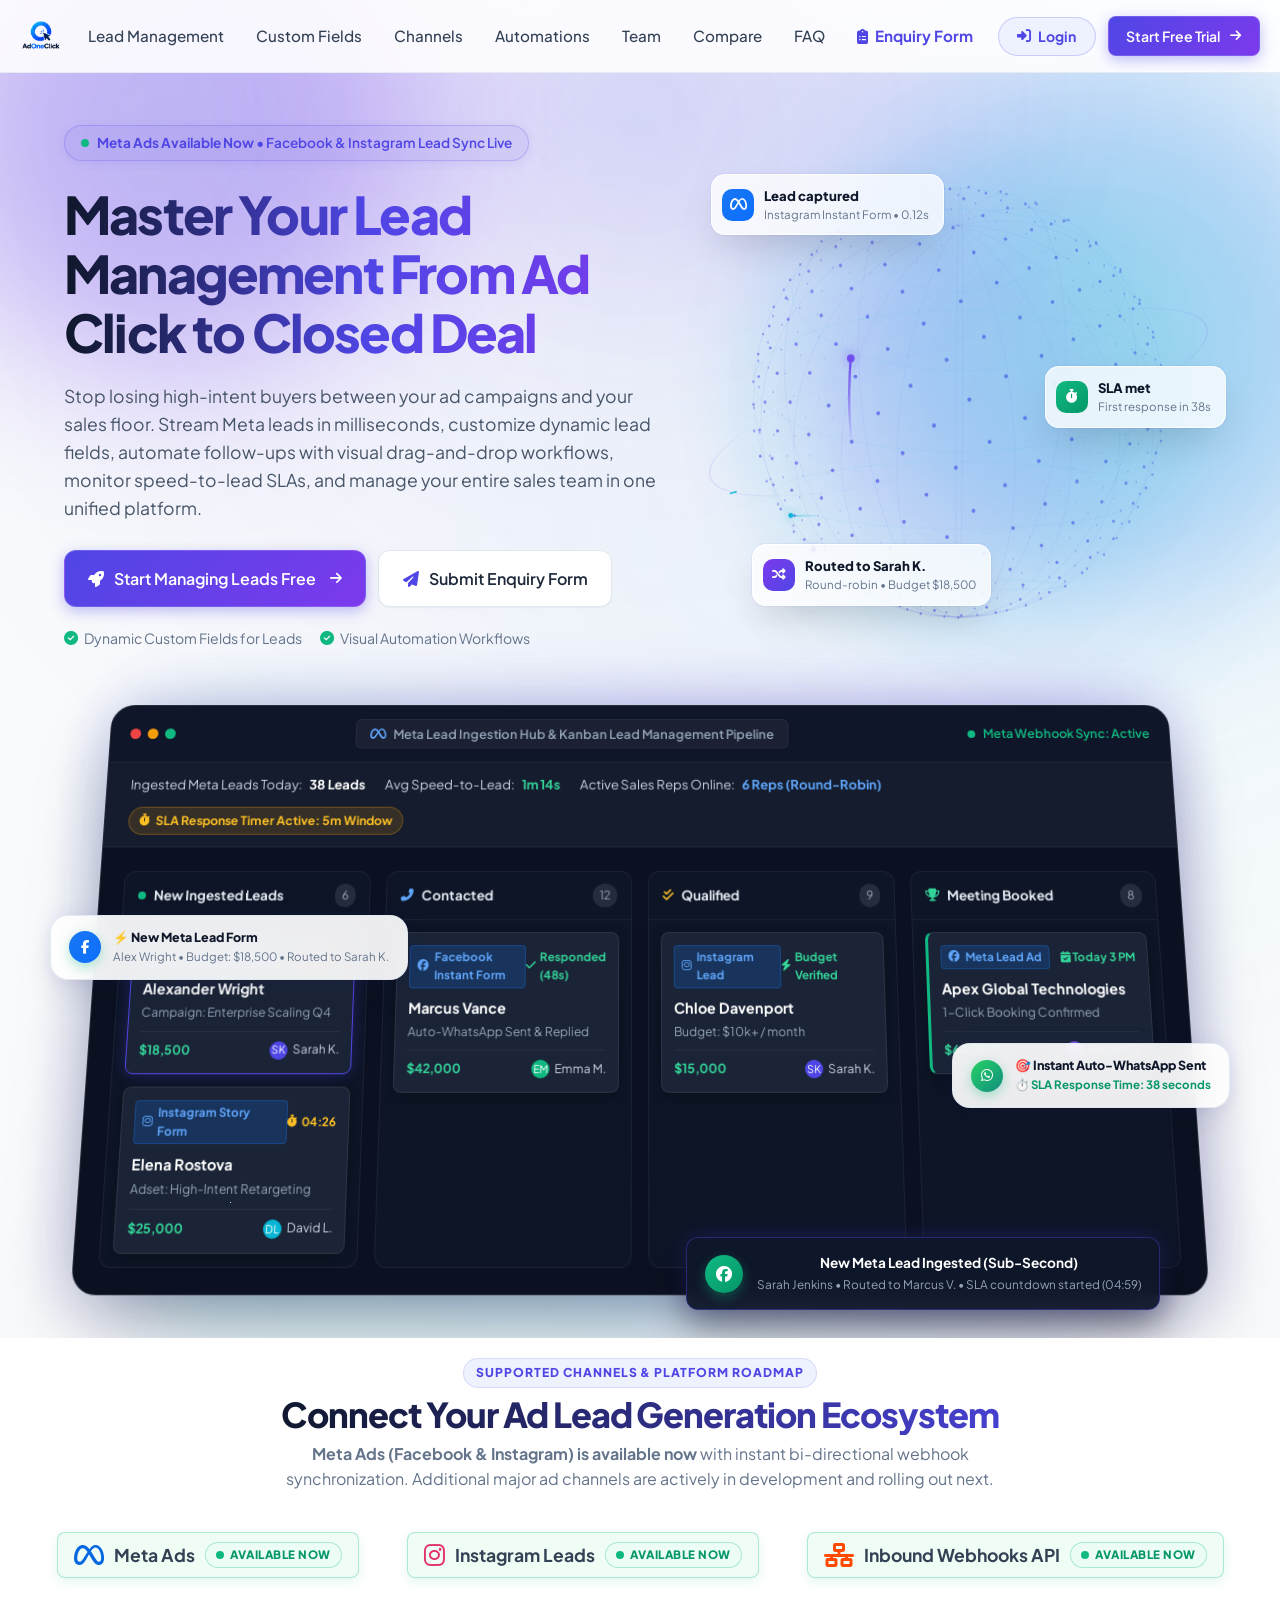
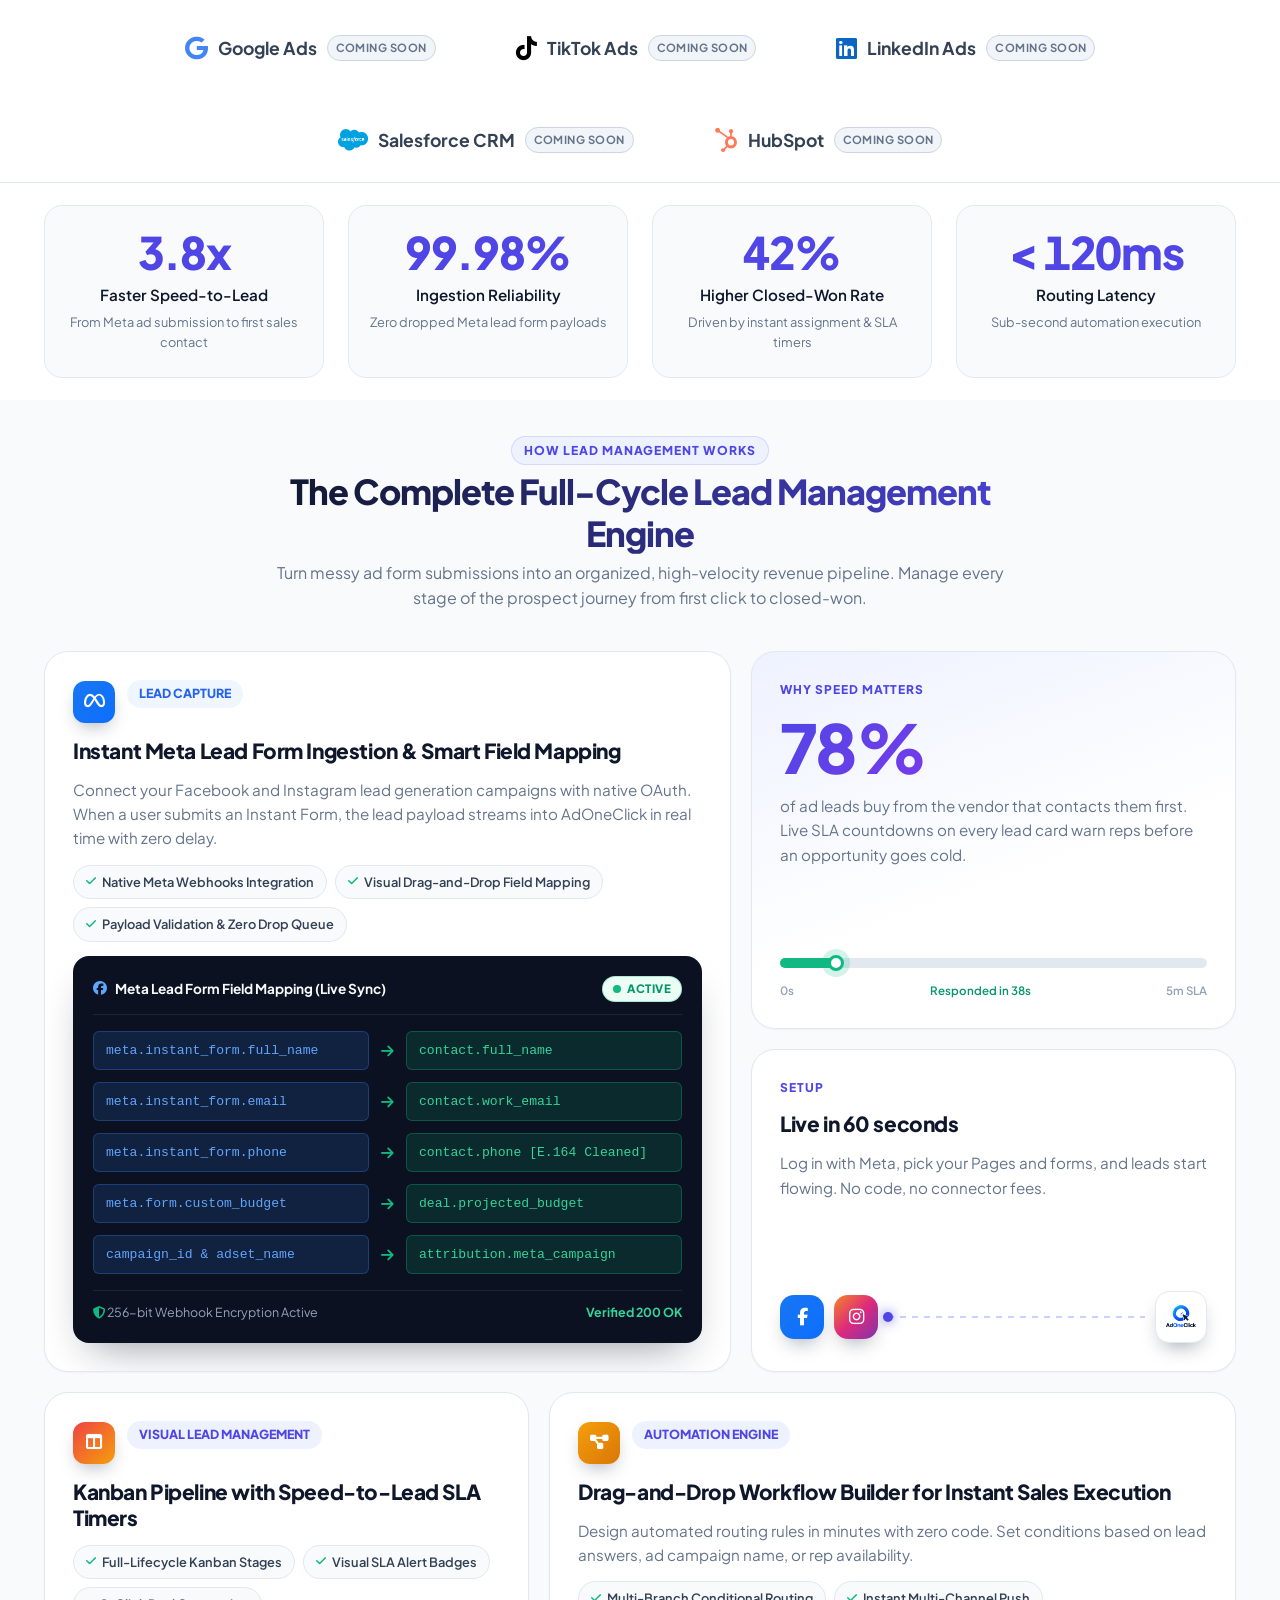
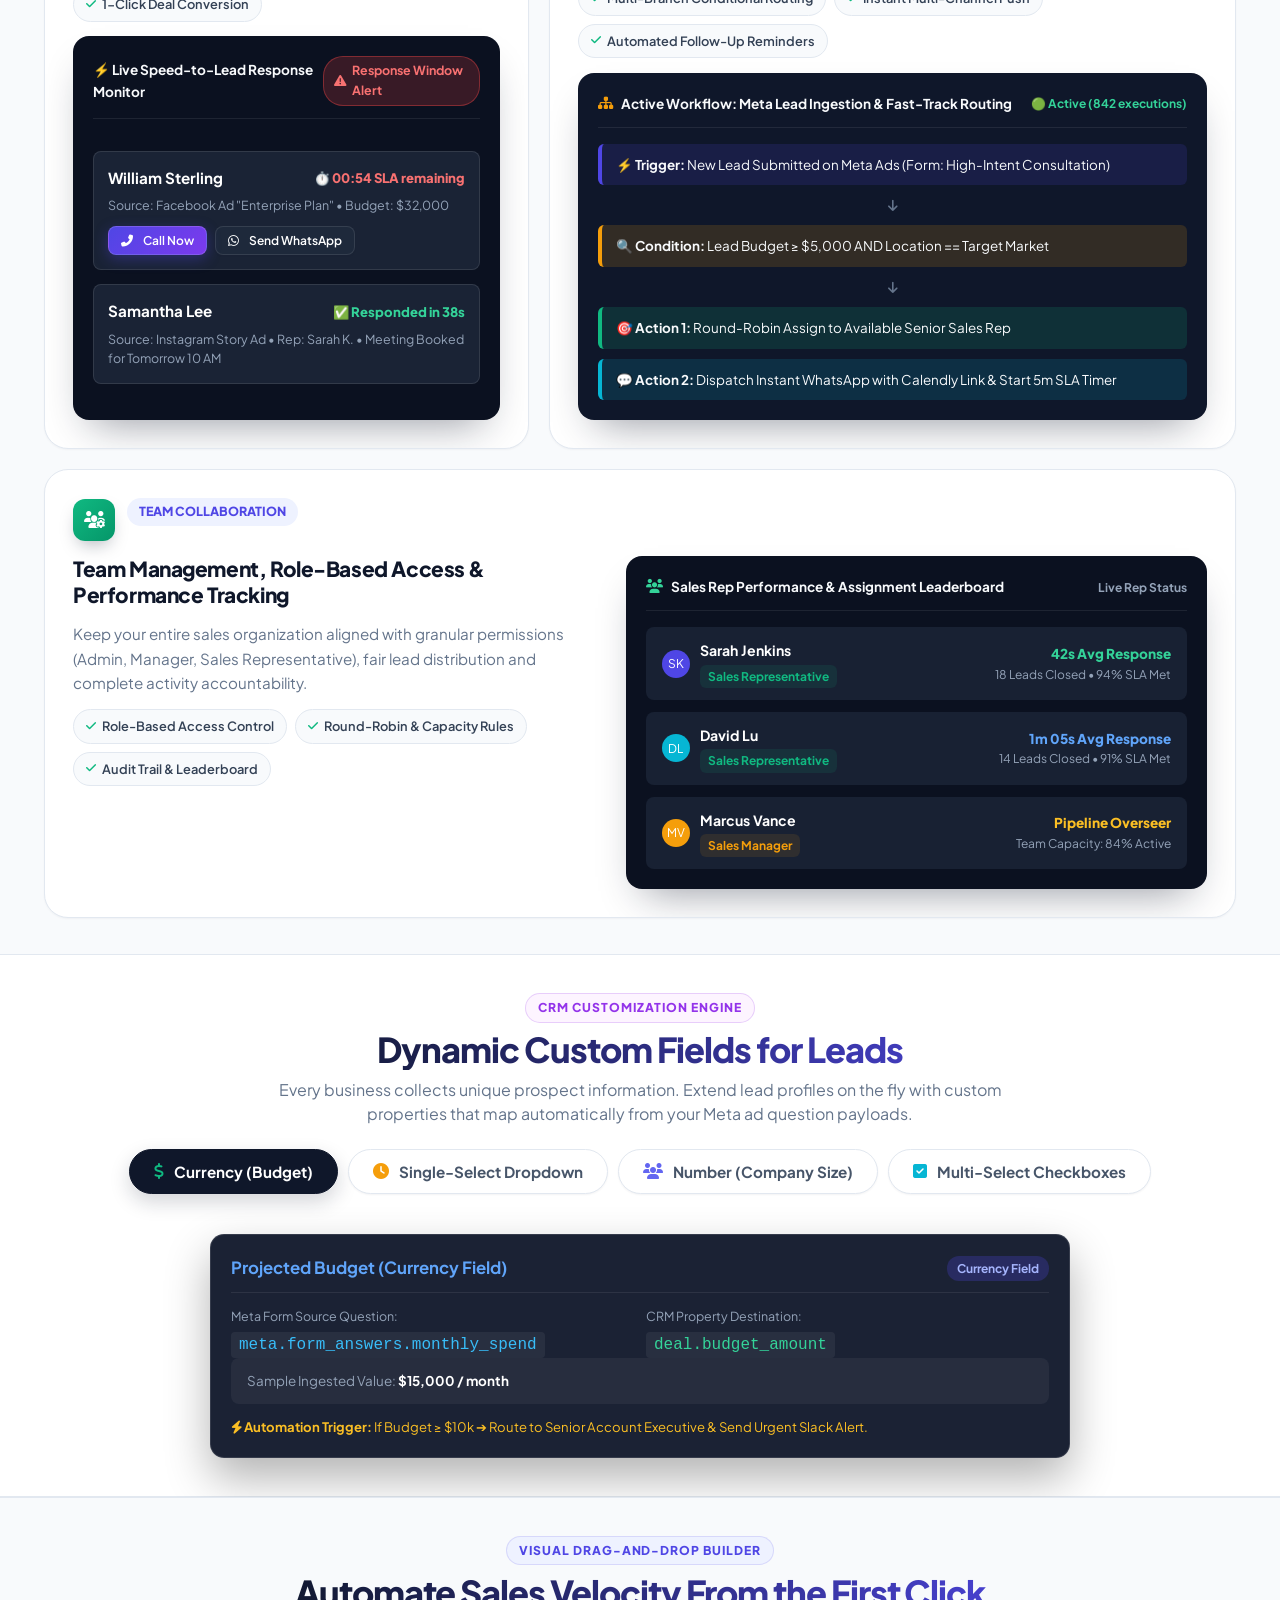
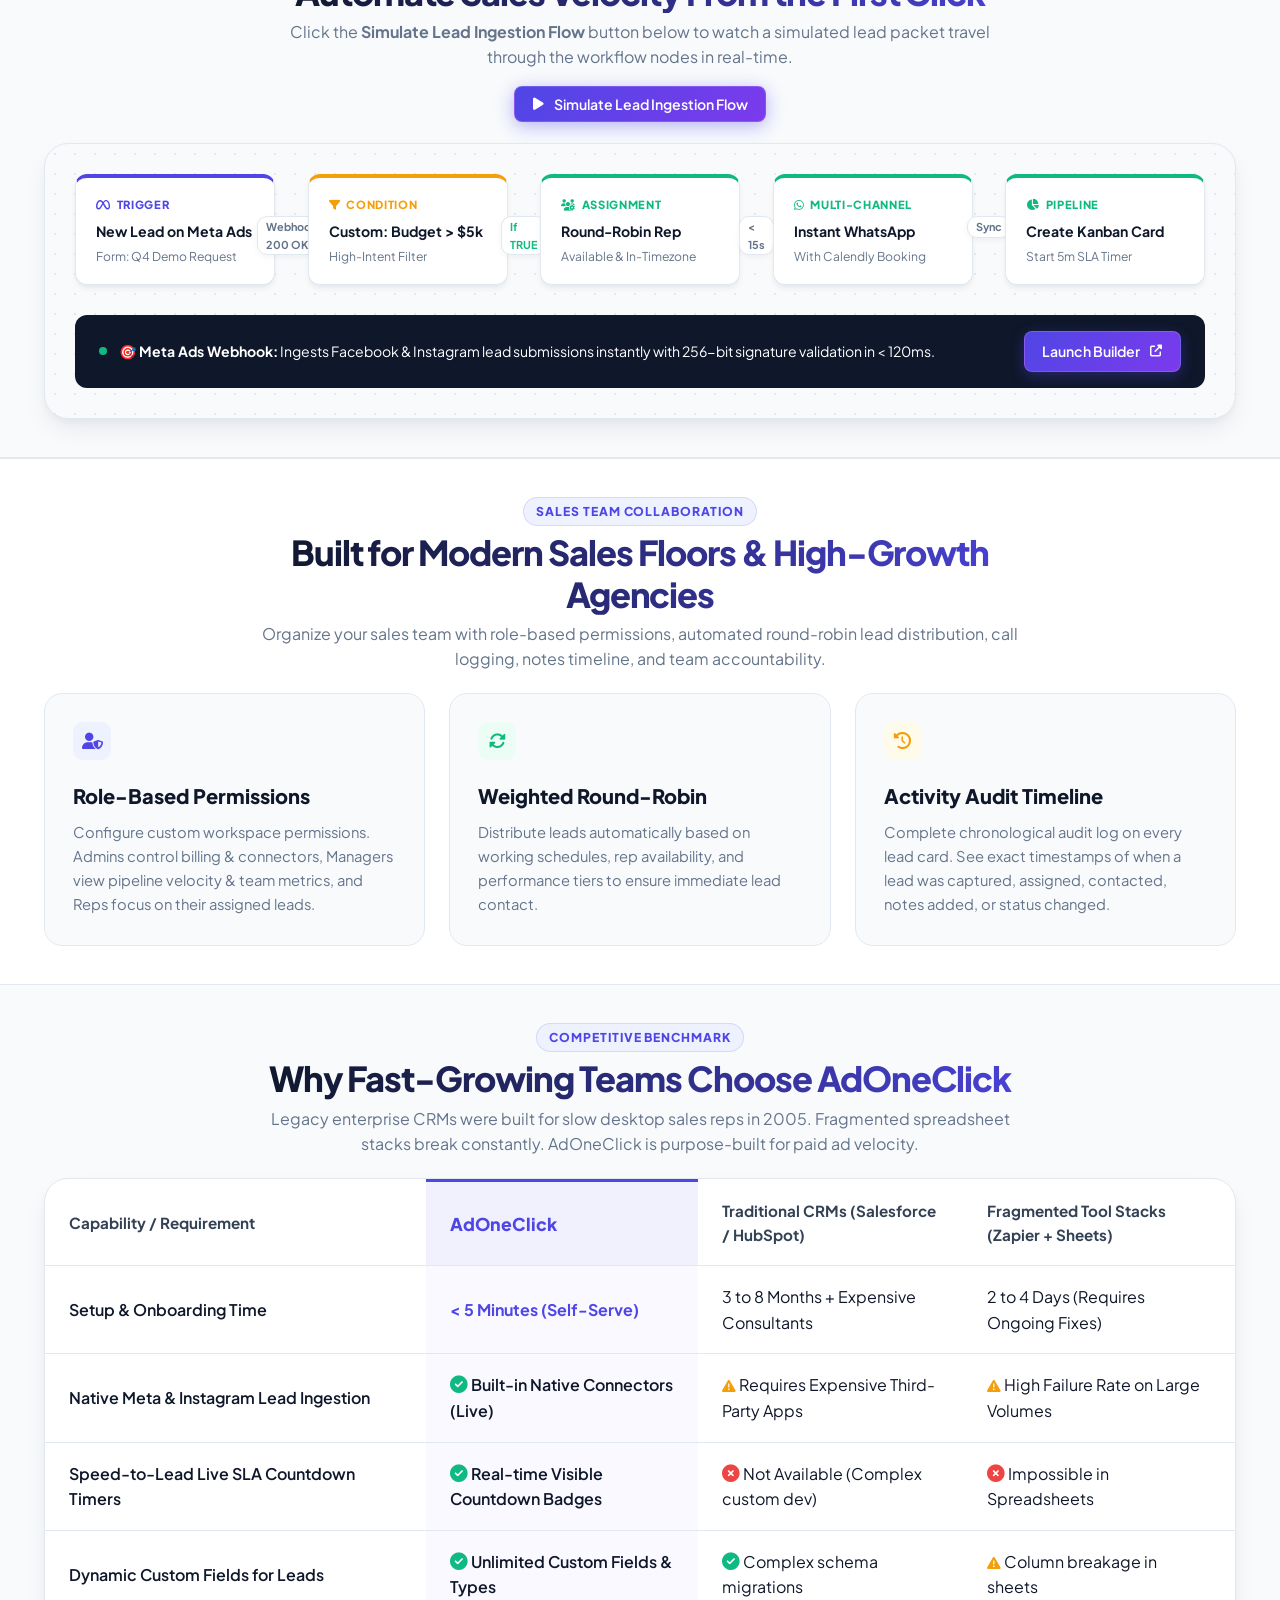
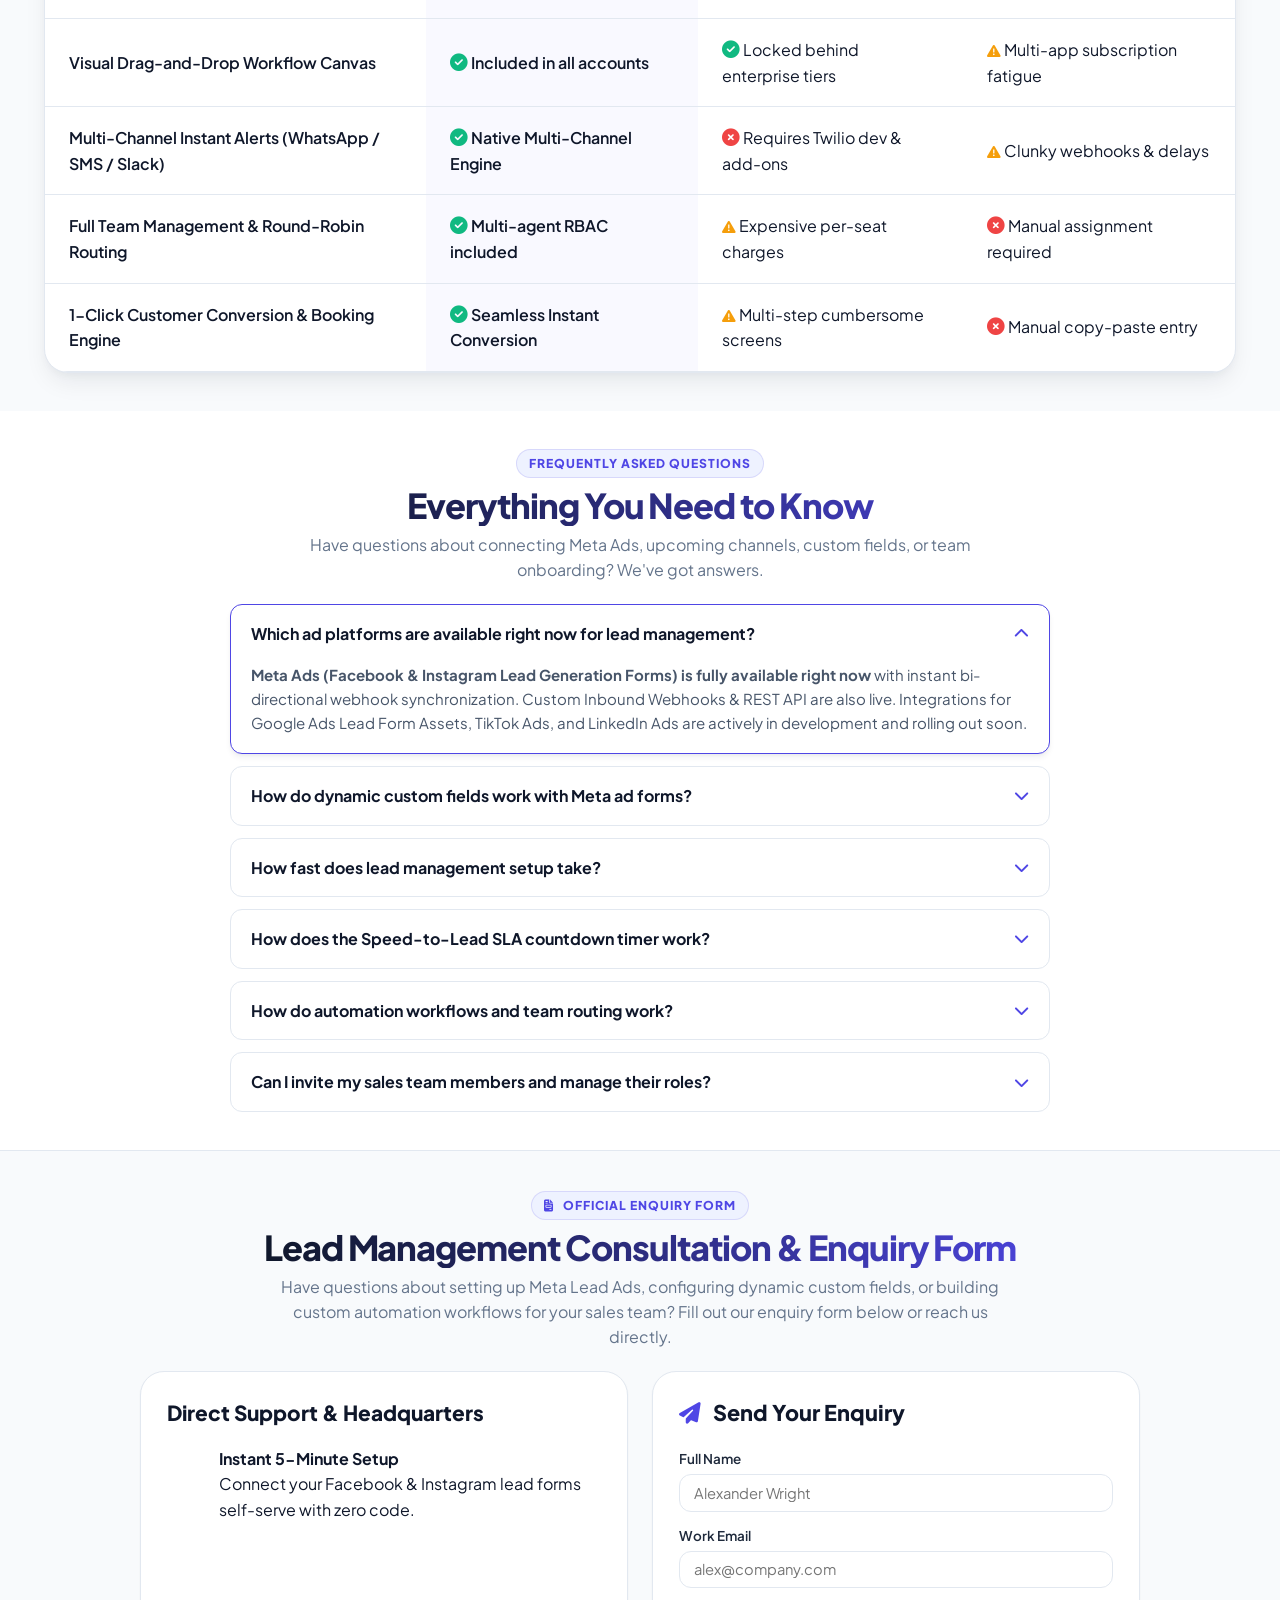
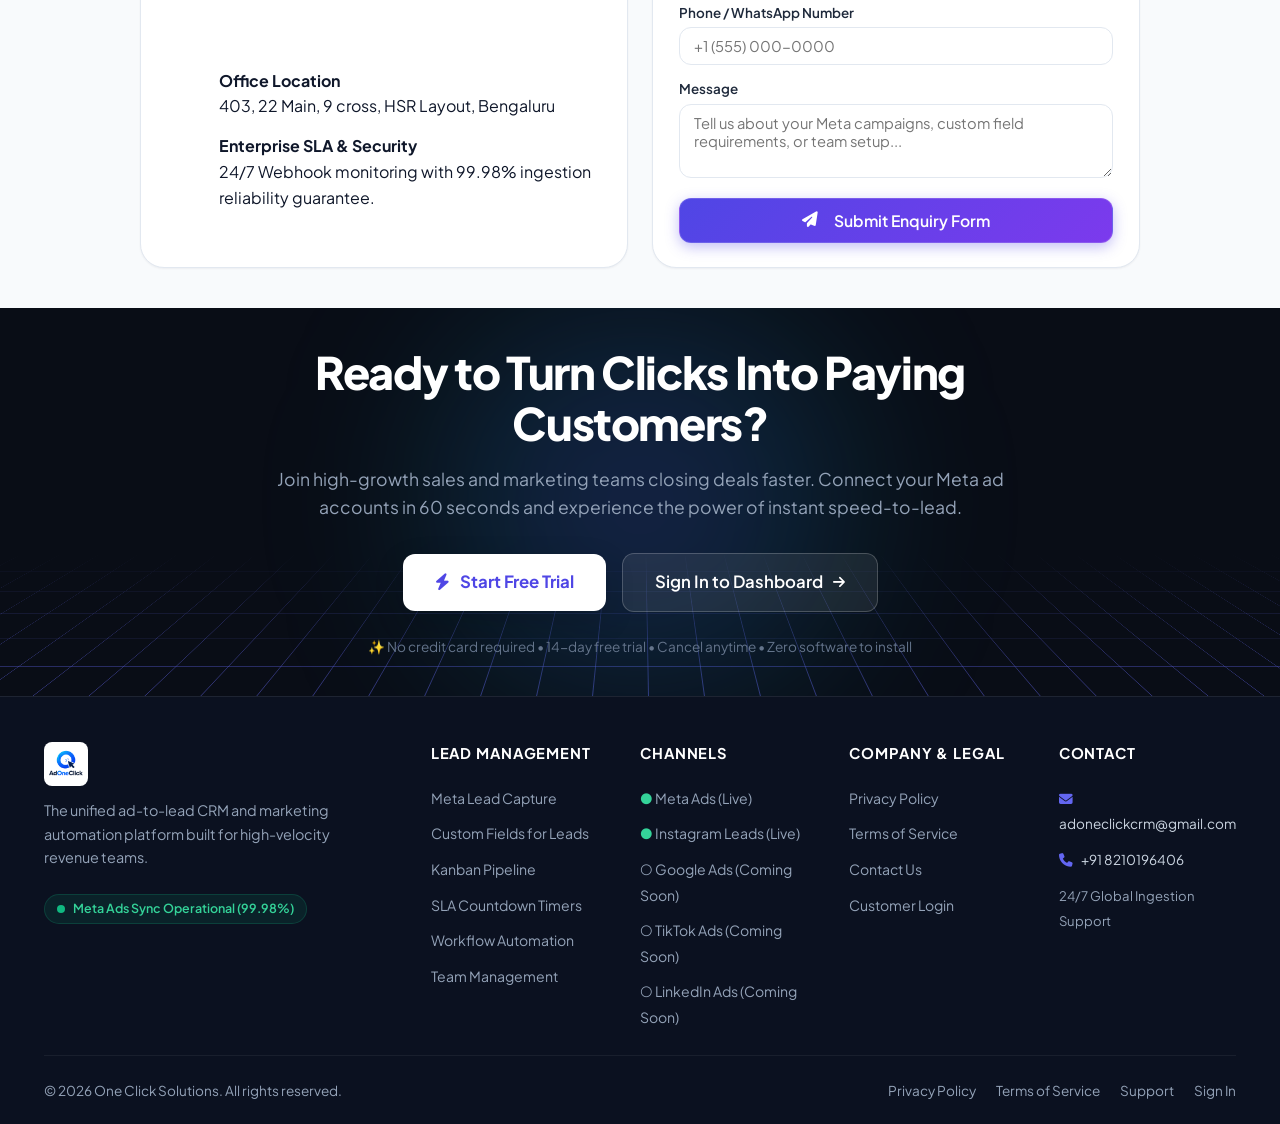
<file: index.html>
<!DOCTYPE html>
<html lang="en">
<head>
    <meta charset="UTF-8">
    <meta name="viewport" content="width=device-width, initial-scale=1.0">

    <!-- SEO Meta Tags -->
    <title>AdOneClick — Lead Management CRM & Meta Ad Automation Platform</title>
    <meta name="description" content="AdOneClick is the unified lead management CRM for Meta Ads (Facebook & Instagram). Ingest ad leads in milliseconds, configure custom fields, automate sales routing, and track speed-to-lead SLAs.">
    <meta name="keywords" content="lead management CRM, Meta ads lead CRM, Facebook lead ad integration, Instagram lead automation, speed to lead SLA, visual workflow automation, ad to lead CRM, custom fields for leads, lead routing round robin">
    <meta name="author" content="One Click Solutions">
    <meta name="robots" content="index, follow">
    <link rel="canonical" href="https://adoneclick.com/">

    <!-- Open Graph (OG) Meta Tags for Social & Search Previews -->
    <meta property="og:type" content="website">
    <meta property="og:url" content="https://adoneclick.com/">
    <meta property="og:title" content="AdOneClick — Lead Management CRM & Meta Ad Automation Platform">
    <meta property="og:description" content="Turn Meta ad clicks into closed deals in seconds. Capture Facebook & Instagram leads with custom fields, visual workflow automations, and speed-to-lead SLA timers.">
    <meta property="og:image" content="https://adoneclick.com/images/logo.png">
    <meta property="og:site_name" content="AdOneClick">

    <!-- Twitter Card Meta Tags -->
    <meta name="twitter:card" content="summary_large_image">
    <meta name="twitter:url" content="https://adoneclick.com/">
    <meta name="twitter:title" content="AdOneClick — Lead Management CRM & Meta Ad Automation Platform">
    <meta name="twitter:description" content="Turn Meta ad clicks into closed deals in seconds with real-time lead management CRM, custom fields, and visual workflows.">
    <meta name="twitter:image" content="https://adoneclick.com/images/logo.png">

    <!-- JSON-LD Structured Data Schema for Search Engines (SoftwareApplication & FAQ) -->
    <script type="application/ld+json">
    {
      "@context": "https://schema.org",
      "@graph": [
        {
          "@type": "SoftwareApplication",
          "name": "AdOneClick",
          "applicationCategory": "BusinessApplication",
          "operatingSystem": "All Web Browsers, Cloud SaaS",
          "description": "Unified Ad-to-Lead CRM and marketing automation software for Meta Ads, Facebook Lead Forms, and Instagram Lead Generation campaigns.",
          "offers": {
            "@type": "Offer",
            "price": "0",
            "priceCurrency": "USD",
            "description": "Free 14-day trial with full Meta lead management and automations"
          },
          "featureList": [
            "Meta Ads Real-Time Webhook Ingestion",
            "Full-Cycle Kanban Lead Management Pipeline",
            "Speed-to-Lead SLA Countdown Badges",
            "Dynamic Custom Fields for Leads",
            "Drag-and-Drop Visual Workflow Automation Canvas",
            "Round-Robin & Weighted Team Routing",
            "Instant Multi-Channel Push (WhatsApp, SMS, Slack)",
            "Role-Based Access Control (Admin, Manager, Rep)"
          ]
        },
        {
          "@type": "Organization",
          "name": "AdOneClick",
          "url": "https://adoneclick.com/",
          "logo": "https://adoneclick.com/images/logo.png",
          "contactPoint": {
            "@type": "ContactPoint",
            "telephone": "+91-8210196406",
            "contactType": "Customer Support",
            "email": "adoneclickcrm@gmail.com"
          }
        },
        {
          "@type": "FAQPage",
          "mainEntity": [
            {
              "@type": "Question",
              "name": "Which ad platforms are available right now for lead management?",
              "acceptedAnswer": {
                "@type": "Answer",
                "text": "Meta Ads (Facebook and Instagram Lead Generation Forms) is fully available right now with instant sub-second webhook synchronization. Inbound Webhooks and REST APIs are also live. Google Ads, TikTok Ads, and LinkedIn Ads are actively in development on our roadmap."
              }
            },
            {
              "@type": "Question",
              "name": "Can we configure dynamic custom fields for incoming leads?",
              "acceptedAnswer": {
                "@type": "Answer",
                "text": "Yes! AdOneClick provides dynamic custom fields supporting currency, numbers, text, single-select dropdowns, multi-select checkboxes, and dates. All custom Meta ad form questions map automatically to your CRM lead properties."
              }
            },
            {
              "@type": "Question",
              "name": "How does Speed-to-Lead SLA tracking work?",
              "acceptedAnswer": {
                "@type": "Answer",
                "text": "When a lead arrives from a Meta ad, an SLA timer begins counting down in real-time. Visual badges shift from green to yellow to flashing red, alerting reps and managers before lead opportunities turn cold."
              }
            }
          ]
        }
      ]
    }
    </script>

    <!-- Official Brand Favicon & Styles -->
    <link rel="icon" type="image/png" href="images/logo.png">
    <link rel="stylesheet" href="css/style.css">
    <link rel="stylesheet" href="css/layout.css">
    <link rel="stylesheet" href="css/motion.css">
    <link rel="preconnect" href="https://fonts.googleapis.com">
    <link rel="preconnect" href="https://fonts.gstatic.com" crossorigin>
    <link href="https://fonts.googleapis.com/css2?family=Plus+Jakarta+Sans:wght@300;400;500;600;700;800&family=Inter:wght@400;500;600;700&display=swap" rel="stylesheet">
    <link rel="stylesheet" href="https://cdnjs.cloudflare.com/ajax/libs/font-awesome/6.5.1/css/all.min.css">
</head>
<body>
    <!-- Top Animated Reading Progress Bar -->
    <div class="scroll-progress-bar"></div>

    <!-- Page Preloader -->
    <div class="loader">
        <div class="spinner"></div>
    </div>

    <!-- Sticky Navigation Bar -->
    <header class="navbar">
        <div class="container navbar-container">
            <a href="index.html" class="brand-logo" aria-label="AdOneClick Home">
                <img src="images/logo.png" alt="AdOneClick" class="brand-logo-img">
            </a>

            <nav class="nav-links">
                <a href="#lead-management">Lead Management</a>
                <a href="#custom-fields">Custom Fields</a>
                <a href="#integrations">Channels</a>
                <a href="#automations">Automations</a>
                <a href="#team-management">Team</a>
                <a href="#comparison">Compare</a>
                <a href="#faq">FAQ</a>
                <a href="#enquiry" style="color: var(--primary); font-weight: 700;"><i class="fas fa-clipboard-list" style="margin-right: 4px;"></i> Enquiry Form</a>
                <a href="https://app.adoneclick.com/" class="btn btn-sm btn-primary mobile-drawer-cta" target="_blank" rel="noopener">
                    <span>Start Free Trial</span>
                    <i class="fas fa-arrow-right" style="font-size: 0.8rem;"></i>
                </a>
            </nav>

            <div class="nav-actions">
                <a href="https://app.adoneclick.com/" class="btn-nav-login" target="_blank" rel="noopener">
                    <i class="fas fa-sign-in-alt"></i>
                    <span>Login</span>
                </a>
                <a href="https://app.adoneclick.com/" class="btn btn-sm btn-primary" target="_blank" rel="noopener">
                    <span>Start Free Trial</span>
                    <i class="fas fa-arrow-right" style="font-size: 0.8rem;"></i>
                </a>
            </div>

            <button class="mobile-menu-btn" aria-label="Toggle navigation">
                <i class="fas fa-bars"></i>
            </button>
        </div>
    </header>

    <!-- Hero Section -->
    <section class="hero" id="home">
        <!-- Floating Animated Ambient Orbs -->
        <div class="hero-orb hero-orb-1"></div>
        <div class="hero-orb hero-orb-2"></div>
        <div class="hero-glow-bg"></div>

        <div class="container hero-content">
            <div class="hero-split">
            <div class="hero-copy">
            <!-- Channel Status Announcement Badge -->
            <div class="glow-pill">
                <span class="pulsing-dot"></span>
                <span><strong>Meta Ads Available Now</strong> • Facebook & Instagram Lead Sync Live</span>
            </div>

            <h1 class="shimmer-headline">Master Your Lead Management From Ad Click to Closed Deal</h1>

            <p class="hero-subheading">
                Stop losing high-intent buyers between your ad campaigns and your sales floor. Stream Meta leads in milliseconds, customize dynamic lead fields, automate follow-ups with visual drag-and-drop workflows, monitor speed-to-lead SLAs, and manage your entire sales team in one unified platform.
            </p>

            <!-- High-Contrast Action CTAs with Direct Enquiry Form Option -->
            <div class="hero-ctas">
                <a href="https://app.adoneclick.com/" class="btn btn-lg btn-primary" target="_blank" rel="noopener">
                    <i class="fas fa-rocket"></i>
                    <span>Start Managing Leads Free</span>
                    <i class="fas fa-arrow-right" style="font-size: 0.85rem; margin-left: 4px;"></i>
                </a>
                <a href="#enquiry" class="btn btn-lg btn-secondary" style="background: #FFFFFF; border: 1.5px solid var(--border-light); color: var(--dark-800); box-shadow: var(--shadow-sm);">
                    <i class="fas fa-paper-plane" style="color: var(--primary);"></i>
                    <span>Submit Enquiry Form</span>
                </a>
            </div>

            <div class="hero-guarantee">
                <span><i class="fas fa-check-circle"></i> Dynamic Custom Fields for Leads</span>
                <span><i class="fas fa-check-circle"></i> Visual Automation Workflows</span>
            </div>

            </div>

            <!-- 3D Lead Network Visual (globe is drawn here by js/motion.js) -->
            <div class="hero-visual" aria-hidden="true">
                <div class="orbit-chip orbit-chip-1">
                    <span class="orbit-chip-icon" style="background: linear-gradient(135deg, #1877F2 0%, #0D6EFD 100%);"><i class="fab fa-meta"></i></span>
                    <span><strong>Lead captured</strong><small>Instagram Instant Form &bull; 0.12s</small></span>
                </div>
                <div class="orbit-chip orbit-chip-2">
                    <span class="orbit-chip-icon" style="background: linear-gradient(135deg, #10B981 0%, #059669 100%);"><i class="fas fa-stopwatch"></i></span>
                    <span><strong>SLA met</strong><small>First response in 38s</small></span>
                </div>
                <div class="orbit-chip orbit-chip-3">
                    <span class="orbit-chip-icon" style="background: linear-gradient(135deg, #7C3AED 0%, #4F46E5 100%);"><i class="fas fa-random"></i></span>
                    <span><strong>Routed to Sarah K.</strong><small>Round-robin &bull; Budget $18,500</small></span>
                </div>
            </div>
            </div>

            <!-- Hero Mockup: High-Fidelity Lead Management Pipeline UI with Floating Cards -->
            <div class="hero-mockup-wrapper">
                <!-- Floating Animated Hero Card 1 (Left) -->
                <div class="hero-floating-card hero-float-left">
                    <div class="toast-icon-wrap" style="width: 32px; height: 32px; font-size: 0.85rem; background: linear-gradient(135deg, #1877F2 0%, #0D6EFD 100%);">
                        <i class="fab fa-facebook-f"></i>
                    </div>
                    <div style="text-align: left;">
                        <div style="font-size: 0.78rem; font-weight: 800; color: var(--dark-900);">⚡ New Meta Lead Form</div>
                        <div style="font-size: 0.72rem; color: var(--text-muted);">Alex Wright • Budget: $18,500 • Routed to Sarah K.</div>
                    </div>
                </div>

                <!-- Floating Animated Hero Card 2 (Right) -->
                <div class="hero-floating-card hero-float-right">
                    <div class="toast-icon-wrap" style="width: 32px; height: 32px; font-size: 0.85rem; background: linear-gradient(135deg, #25D366 0%, #128C7E 100%);">
                        <i class="fab fa-whatsapp"></i>
                    </div>
                    <div style="text-align: left;">
                        <div style="font-size: 0.78rem; font-weight: 800; color: var(--dark-900);">🎯 Instant Auto-WhatsApp Sent</div>
                        <div style="font-size: 0.72rem; color: #059669; font-weight: 700;">⏱️ SLA Response Time: 38 seconds</div>
                    </div>
                </div>

                <div class="mockup-window">
                    <div class="mockup-header">
                        <div class="window-dots">
                            <span class="dot dot-red"></span>
                            <span class="dot dot-yellow"></span>
                            <span class="dot dot-green"></span>
                        </div>
                        <div class="window-title">
                            <i class="fab fa-meta" style="color: #60A5FA;"></i>
                            <span>Meta Lead Ingestion Hub & Kanban Lead Management Pipeline</span>
                        </div>
                        <div class="window-status">
                            <span class="pulsing-dot"></span>
                            <span>Meta Webhook Sync: Active</span>
                        </div>
                    </div>

                    <div class="mockup-toolbar">
                        <div class="toolbar-stats">
                            <div class="stat-pill">
                                <span>Ingested Meta Leads Today:</span>
                                <strong>38 Leads</strong>
                            </div>
                            <div class="stat-pill">
                                <span>Avg Speed-to-Lead:</span>
                                <strong style="color: #34D399;">1m 14s</strong>
                            </div>
                            <div class="stat-pill">
                                <span>Active Sales Reps Online:</span>
                                <strong style="color: #60A5FA;">6 Reps (Round-Robin)</strong>
                            </div>
                        </div>

                        <div class="live-sla-badge">
                            <i class="fas fa-stopwatch"></i>
                            <span>SLA Response Timer Active: 5m Window</span>
                        </div>
                    </div>

                    <div class="mockup-body">
                        <!-- Column 1: New Leads -->
                        <div class="pipeline-col">
                            <div class="col-header">
                                <div class="col-title">
                                    <span class="pulsing-dot"></span>
                                    <span>New Ingested Leads</span>
                                </div>
                                <span class="col-count">6</span>
                            </div>
                            <div class="col-cards">
                                <div class="lead-card card-active">
                                    <div class="card-top">
                                        <span class="platform-badge badge-meta">
                                            <i class="fab fa-facebook"></i> Facebook Lead Ad
                                        </span>
                                        <span class="card-sla sla-urgent">
                                            <i class="fas fa-stopwatch"></i> <span class="sla-live-timer">01:42</span>
                                        </span>
                                    </div>
                                    <div class="card-lead-name">Alexander Wright</div>
                                    <div class="card-lead-meta">Campaign: Enterprise Scaling Q4</div>
                                    <div class="card-amount-rep">
                                        <span class="card-deal-value">$18,500</span>
                                        <div class="card-rep-avatar">
                                            <span class="rep-mini-img">SK</span>
                                            <span>Sarah K.</span>
                                        </div>
                                    </div>
                                </div>

                                <div class="lead-card">
                                    <div class="card-top">
                                        <span class="platform-badge badge-meta">
                                            <i class="fab fa-instagram"></i> Instagram Story Form
                                        </span>
                                        <span class="card-sla sla-warning">
                                            <i class="fas fa-stopwatch"></i> <span class="sla-live-timer">03:19</span>
                                        </span>
                                    </div>
                                    <div class="card-lead-name">Elena Rostova</div>
                                    <div class="card-lead-meta">Adset: High-Intent Retargeting</div>
                                    <div class="card-amount-rep">
                                        <span class="card-deal-value">$25,000</span>
                                        <div class="card-rep-avatar">
                                            <span class="rep-mini-img" style="background: #06B6D4;">DL</span>
                                            <span>David L.</span>
                                        </div>
                                    </div>
                                </div>
                            </div>
                        </div>

                        <!-- Column 2: Contacted -->
                        <div class="pipeline-col">
                            <div class="col-header">
                                <div class="col-title">
                                    <i class="fas fa-phone-alt" style="color: #60A5FA; font-size: 0.8rem;"></i>
                                    <span>Contacted</span>
                                </div>
                                <span class="col-count">12</span>
                            </div>
                            <div class="col-cards">
                                <div class="lead-card">
                                    <div class="card-top">
                                        <span class="platform-badge badge-meta">
                                            <i class="fab fa-facebook"></i> Facebook Instant Form
                                        </span>
                                        <span class="card-sla sla-good">
                                            <i class="fas fa-check"></i> Responded (48s)
                                        </span>
                                    </div>
                                    <div class="card-lead-name">Marcus Vance</div>
                                    <div class="card-lead-meta">Auto-WhatsApp Sent & Replied</div>
                                    <div class="card-amount-rep">
                                        <span class="card-deal-value">$42,000</span>
                                        <div class="card-rep-avatar">
                                            <span class="rep-mini-img" style="background: #10B981;">EM</span>
                                            <span>Emma M.</span>
                                        </div>
                                    </div>
                                </div>
                            </div>
                        </div>

                        <!-- Column 3: Qualified -->
                        <div class="pipeline-col">
                            <div class="col-header">
                                <div class="col-title">
                                    <i class="fas fa-check-double" style="color: #FBBF24; font-size: 0.8rem;"></i>
                                    <span>Qualified</span>
                                </div>
                                <span class="col-count">9</span>
                            </div>
                            <div class="col-cards">
                                <div class="lead-card">
                                    <div class="card-top">
                                        <span class="platform-badge badge-meta">
                                            <i class="fab fa-instagram"></i> Instagram Lead
                                        </span>
                                        <span class="card-sla sla-good">
                                            <i class="fas fa-bolt"></i> Budget Verified
                                        </span>
                                    </div>
                                    <div class="card-lead-name">Chloe Davenport</div>
                                    <div class="card-lead-meta">Budget: $10k+ / month</div>
                                    <div class="card-amount-rep">
                                        <span class="card-deal-value">$15,000</span>
                                        <div class="card-rep-avatar">
                                            <span class="rep-mini-img">SK</span>
                                            <span>Sarah K.</span>
                                        </div>
                                    </div>
                                </div>
                            </div>
                        </div>

                        <!-- Column 4: Meeting Booked / Won -->
                        <div class="pipeline-col">
                            <div class="col-header">
                                <div class="col-title">
                                    <i class="fas fa-trophy" style="color: #34D399; font-size: 0.8rem;"></i>
                                    <span>Meeting Booked</span>
                                </div>
                                <span class="col-count">8</span>
                            </div>
                            <div class="col-cards">
                                <div class="lead-card" style="border-left: 3px solid #10B981;">
                                    <div class="card-top">
                                        <span class="platform-badge badge-meta">
                                            <i class="fab fa-facebook"></i> Meta Lead Ad
                                        </span>
                                        <span style="font-size: 0.72rem; color: #34D399; font-weight: 700;">
                                            <i class="fas fa-calendar-check"></i> Today 3 PM
                                        </span>
                                    </div>
                                    <div class="card-lead-name">Apex Global Technologies</div>
                                    <div class="card-lead-meta">1-Click Booking Confirmed</div>
                                    <div class="card-amount-rep">
                                        <span class="card-deal-value">$64,000</span>
                                        <div class="card-rep-avatar">
                                            <span class="rep-mini-img" style="background: #8B5CF6;">JS</span>
                                            <span>Jordan S.</span>
                                        </div>
                                    </div>
                                </div>
                            </div>
                        </div>
                    </div>
                </div>

                <!-- Floating Simulated Real-Time Toast -->
                <div class="floating-notification-toast">
                    <div class="toast-icon-wrap">
                        <i class="fab fa-facebook"></i>
                    </div>
                    <div class="toast-text">
                        <h5>New Meta Lead Ingested (Sub-Second)</h5>
                        <p>Sarah Jenkins • Routed to Marcus V. • SLA countdown started (04:59)</p>
                    </div>
                </div>
            </div>
        </div>
    </section>

    <!-- Channels & Roadmap Section -->
    <section class="social-proof" id="integrations">
        <div class="container">
            <div class="section-header" style="margin-bottom: 2.5rem;">
                <span class="section-tag">Supported Channels & Platform Roadmap</span>
                <h2 class="section-title">Connect Your Ad Lead Generation Ecosystem</h2>
                <p class="section-subtitle">
                    <strong>Meta Ads (Facebook & Instagram) is available now</strong> with instant bi-directional webhook synchronization. Additional major ad channels are actively in development and rolling out next.
                </p>
            </div>

            <div class="logo-grid">
                <!-- Meta Available Now -->
                <div class="partner-logo-item active-channel">
                    <i class="fab fa-meta" style="color: #0668E1;"></i>
                    <span>Meta Ads</span>
                    <span class="badge-live-now"><span class="pulsing-dot"></span> Available Now</span>
                </div>

                <div class="partner-logo-item active-channel">
                    <i class="fab fa-instagram" style="color: #E1306C;"></i>
                    <span>Instagram Leads</span>
                    <span class="badge-live-now"><span class="pulsing-dot"></span> Available Now</span>
                </div>

                <div class="partner-logo-item active-channel">
                    <i class="fas fa-network-wired" style="color: #FF4A00;"></i>
                    <span>Inbound Webhooks API</span>
                    <span class="badge-live-now"><span class="pulsing-dot"></span> Available Now</span>
                </div>

                <!-- Coming Soon Channels -->
                <div class="partner-logo-item future-channel">
                    <i class="fab fa-google" style="color: #4285F4;"></i>
                    <span>Google Ads</span>
                    <span class="badge-coming-soon">Coming Soon</span>
                </div>

                <div class="partner-logo-item future-channel">
                    <i class="fab fa-tiktok" style="color: #000000;"></i>
                    <span>TikTok Ads</span>
                    <span class="badge-coming-soon">Coming Soon</span>
                </div>

                <div class="partner-logo-item future-channel">
                    <i class="fab fa-linkedin" style="color: #0A66C2;"></i>
                    <span>LinkedIn Ads</span>
                    <span class="badge-coming-soon">Coming Soon</span>
                </div>

                <div class="partner-logo-item future-channel">
                    <i class="fab fa-salesforce" style="color: #00A1E0;"></i>
                    <span>Salesforce CRM</span>
                    <span class="badge-coming-soon">Coming Soon</span>
                </div>

                <div class="partner-logo-item future-channel">
                    <i class="fab fa-hubspot" style="color: #FF7A59;"></i>
                    <span>HubSpot</span>
                    <span class="badge-coming-soon">Coming Soon</span>
                </div>
            </div>
        </div>
    </section>

    <!-- KPI Stats Strip -->
    <section class="stats-strip">
        <div class="container">
            <div class="stats-grid">
                <div class="stat-box">
                    <div class="stat-number">3.8x</div>
                    <div class="stat-label">Faster Speed-to-Lead</div>
                    <div class="stat-sub">From Meta ad submission to first sales contact</div>
                </div>
                <div class="stat-box">
                    <div class="stat-number">99.98%</div>
                    <div class="stat-label">Ingestion Reliability</div>
                    <div class="stat-sub">Zero dropped Meta lead form payloads</div>
                </div>
                <div class="stat-box">
                    <div class="stat-number">42%</div>
                    <div class="stat-label">Higher Closed-Won Rate</div>
                    <div class="stat-sub">Driven by instant assignment & SLA timers</div>
                </div>
                <div class="stat-box">
                    <div class="stat-number">< 120ms</div>
                    <div class="stat-label">Routing Latency</div>
                    <div class="stat-sub">Sub-second automation execution</div>
                </div>
            </div>
        </div>
    </section>

    <!-- Comprehensive Lead Management Section: How Lead Management Works -->
    <section class="feature-showcase" id="lead-management">
        <div class="container">
            <div class="section-header">
                <span class="section-tag">How Lead Management Works</span>
                <h2 class="section-title">The Complete Full-Cycle Lead Management Engine</h2>
                <p class="section-subtitle">
                    Turn messy ad form submissions into an organized, high-velocity revenue pipeline. Manage every stage of the prospect journey from first click to closed-won.
                </p>
            </div>

            <!-- Bento Feature Grid -->
            <div class="bento-grid">
                <!-- Meta Lead Capture (large) -->
                <article class="bento-tile bento-meta">
                    <div class="bento-head">
                        <span class="bento-icon" style="background: linear-gradient(135deg, #1877F2 0%, #0D6EFD 100%);"><i class="fab fa-meta"></i></span>
                        <span class="tab-badge" style="background: #EFF6FF; color: #2563EB;">Lead Capture</span>
                    </div>
                    <h3>Instant Meta Lead Form Ingestion &amp; Smart Field Mapping</h3>
                    <p>Connect your Facebook and Instagram lead generation campaigns with native OAuth. When a user submits an Instant Form, the lead payload streams into AdOneClick in real time with zero delay.</p>
                    <ul class="bento-chips">
                        <li><i class="fas fa-check"></i> Native Meta Webhooks Integration</li>
                        <li><i class="fas fa-check"></i> Visual Drag-and-Drop Field Mapping</li>
                        <li><i class="fas fa-check"></i> Payload Validation &amp; Zero Drop Queue</li>
                    </ul>
                    <div class="bento-preview">
                        <div class="mapping-box">
                            <div class="mapping-header">
                                <div style="display: flex; align-items: center; gap: 8px;">
                                    <i class="fab fa-facebook" style="color: #60A5FA;"></i>
                                    <span>Meta Lead Form Field Mapping (Live Sync)</span>
                                </div>
                                <span class="badge-live-now"><span class="pulsing-dot"></span> Active</span>
                            </div>

                            <div class="mapping-row">
                                <div class="source-tag">meta.instant_form.full_name</div>
                                <div class="map-arrow"><i class="fas fa-arrow-right"></i></div>
                                <div class="crm-tag">contact.full_name</div>
                            </div>
                            <div class="mapping-row">
                                <div class="source-tag">meta.instant_form.email</div>
                                <div class="map-arrow"><i class="fas fa-arrow-right"></i></div>
                                <div class="crm-tag">contact.work_email</div>
                            </div>
                            <div class="mapping-row">
                                <div class="source-tag">meta.instant_form.phone</div>
                                <div class="map-arrow"><i class="fas fa-arrow-right"></i></div>
                                <div class="crm-tag">contact.phone [E.164 Cleaned]</div>
                            </div>
                            <div class="mapping-row">
                                <div class="source-tag">meta.form.custom_budget</div>
                                <div class="map-arrow"><i class="fas fa-arrow-right"></i></div>
                                <div class="crm-tag">deal.projected_budget</div>
                            </div>
                            <div class="mapping-row">
                                <div class="source-tag">campaign_id & adset_name</div>
                                <div class="map-arrow"><i class="fas fa-arrow-right"></i></div>
                                <div class="crm-tag">attribution.meta_campaign</div>
                            </div>

                            <div class="mapping-status">
                                <span><i class="fas fa-shield-alt" style="color: #10B981;"></i> 256-bit Webhook Encryption Active</span>
                                <span style="color: #34D399; font-weight: 700;">Verified 200 OK</span>
                            </div>
                        </div>
                    </div>
                </article>

                <!-- Speed-to-lead stat -->
                <article class="bento-tile bento-stat">
                    <span class="bento-kicker">Why speed matters</span>
                    <div class="bento-big-number">78%</div>
                    <p>of ad leads buy from the vendor that contacts them first. Live SLA countdowns on every lead card warn reps before an opportunity goes cold.</p>
                    <div class="sla-meter" aria-hidden="true">
                        <span class="sla-meter-fill"></span>
                    </div>
                    <div class="sla-meter-labels"><span>0s</span><span>Responded in 38s</span><span>5m SLA</span></div>
                </article>

                <!-- 60-second connect -->
                <article class="bento-tile bento-connect">
                    <span class="bento-kicker">Setup</span>
                    <h3>Live in 60 seconds</h3>
                    <p>Log in with Meta, pick your Pages and forms, and leads start flowing. No code, no connector fees.</p>
                    <div class="connect-flow" aria-hidden="true">
                        <span class="connect-node" style="background: linear-gradient(135deg, #1877F2, #0D6EFD);"><i class="fab fa-facebook-f"></i></span>
                        <span class="connect-node" style="background: linear-gradient(135deg, #F58529, #DD2A7B 50%, #8134AF);"><i class="fab fa-instagram"></i></span>
                        <span class="connect-line"><span class="connect-packet"></span></span>
                        <span class="connect-node connect-node-brand"><img src="images/logo.png" alt=""></span>
                    </div>
                </article>

                <!-- Kanban & SLA monitor -->
                <article class="bento-tile bento-sla">
                    <div class="bento-head">
                        <span class="bento-icon" style="background: linear-gradient(135deg, #EF4444 0%, #F59E0B 100%);"><i class="fas fa-columns"></i></span>
                        <span class="tab-badge">Visual Lead Management</span>
                    </div>
                    <h3>Kanban Pipeline with Speed-to-Lead SLA Timers</h3>
                    <ul class="bento-chips">
                        <li><i class="fas fa-check"></i> Full-Lifecycle Kanban Stages</li>
                        <li><i class="fas fa-check"></i> Visual SLA Alert Badges</li>
                        <li><i class="fas fa-check"></i> 1-Click Deal Conversion</li>
                    </ul>
                    <div class="bento-preview">
                        <div class="mapping-box" style="background: #0B1120;">
                            <div class="mapping-header">
                                <span>⚡ Live Speed-to-Lead Response Monitor</span>
                                <span class="live-sla-badge" style="background: rgba(239, 68, 68, 0.2); color: #F87171; border-color: rgba(239, 68, 68, 0.4);">
                                    <i class="fas fa-exclamation-triangle"></i> Response Window Alert
                                </span>
                            </div>
                            <div style="padding: 16px 0; display: flex; flex-direction: column; gap: 14px;">
                                <div style="background: rgba(30, 41, 59, 0.8); border: 1px solid rgba(255, 255, 255, 0.1); border-radius: 8px; padding: 14px;">
                                    <div style="display: flex; justify-content: space-between; align-items: center; margin-bottom: 6px;">
                                        <strong style="color: white; font-size: 0.95rem;">William Sterling</strong>
                                        <span style="color: #F87171; font-weight: 800; font-size: 0.82rem;">⏱️ 00:54 SLA remaining</span>
                                    </div>
                                    <div style="font-size: 0.78rem; color: #94A3B8; margin-bottom: 10px;">Source: Facebook Ad "Enterprise Plan" • Budget: $32,000</div>
                                    <div style="display: flex; gap: 8px;">
                                        <a href="https://app.adoneclick.com/" target="_blank" class="btn btn-sm btn-primary" style="padding: 4px 12px; font-size: 0.75rem;">
                                            <i class="fas fa-phone-alt"></i> Call Now
                                        </a>
                                        <a href="https://app.adoneclick.com/" target="_blank" class="btn btn-sm btn-secondary" style="padding: 4px 12px; font-size: 0.75rem; background: #1E293B; color: white; border-color: rgba(255, 255, 255, 0.1);">
                                            <i class="fab fa-whatsapp"></i> Send WhatsApp
                                        </a>
                                    </div>
                                </div>

                                <div style="background: rgba(30, 41, 59, 0.8); border: 1px solid rgba(255, 255, 255, 0.1); border-radius: 8px; padding: 14px;">
                                    <div style="display: flex; justify-content: space-between; align-items: center; margin-bottom: 6px;">
                                        <strong style="color: white; font-size: 0.95rem;">Samantha Lee</strong>
                                        <span style="color: #34D399; font-weight: 800; font-size: 0.82rem;">✅ Responded in 38s</span>
                                    </div>
                                    <div style="font-size: 0.78rem; color: #94A3B8;">Source: Instagram Story Ad • Rep: Sarah K. • Meeting Booked for Tomorrow 10 AM</div>
                                </div>
                            </div>
                        </div>
                    </div>
                </article>

                <!-- Workflow automation -->
                <article class="bento-tile bento-flow">
                    <div class="bento-head">
                        <span class="bento-icon" style="background: linear-gradient(135deg, #F59E0B 0%, #D97706 100%);"><i class="fas fa-project-diagram"></i></span>
                        <span class="tab-badge">Automation Engine</span>
                    </div>
                    <h3>Drag-and-Drop Workflow Builder for Instant Sales Execution</h3>
                    <p>Design automated routing rules in minutes with zero code. Set conditions based on lead answers, ad campaign name, or rep availability.</p>
                    <ul class="bento-chips">
                        <li><i class="fas fa-check"></i> Multi-Branch Conditional Routing</li>
                        <li><i class="fas fa-check"></i> Instant Multi-Channel Push</li>
                        <li><i class="fas fa-check"></i> Automated Follow-Up Reminders</li>
                    </ul>
                    <div class="bento-preview">
                        <div class="mapping-box" style="background: #0F172A;">
                            <div class="mapping-header">
                                <div style="display: flex; align-items: center; gap: 8px;">
                                    <i class="fas fa-sitemap" style="color: #F59E0B;"></i>
                                    <span>Active Workflow: Meta Lead Ingestion & Fast-Track Routing</span>
                                </div>
                                <span style="color: #34D399; font-size: 0.75rem; font-weight: 700;">🟢 Active (842 executions)</span>
                            </div>
                            <div style="display: flex; flex-direction: column; gap: 10px; margin-top: 15px;">
                                <div style="background: rgba(79, 70, 229, 0.15); border-left: 4px solid #4F46E5; padding: 10px 14px; border-radius: 6px; font-size: 0.84rem;">
                                    <strong>⚡ Trigger:</strong> New Lead Submitted on Meta Ads (Form: High-Intent Consultation)
                                </div>
                                <div style="text-align: center; color: #64748B; font-size: 0.8rem;"><i class="fas fa-arrow-down"></i></div>
                                <div style="background: rgba(245, 158, 11, 0.15); border-left: 4px solid #F59E0B; padding: 10px 14px; border-radius: 6px; font-size: 0.84rem;">
                                    <strong>🔍 Condition:</strong> Lead Budget &ge; $5,000 AND Location == Target Market
                                </div>
                                <div style="text-align: center; color: #64748B; font-size: 0.8rem;"><i class="fas fa-arrow-down"></i></div>
                                <div style="background: rgba(16, 185, 129, 0.15); border-left: 4px solid #10B981; padding: 10px 14px; border-radius: 6px; font-size: 0.84rem;">
                                    <strong>🎯 Action 1:</strong> Round-Robin Assign to Available Senior Sales Rep
                                </div>
                                <div style="background: rgba(6, 182, 212, 0.15); border-left: 4px solid #06B6D4; padding: 10px 14px; border-radius: 6px; font-size: 0.84rem;">
                                    <strong>💬 Action 2:</strong> Dispatch Instant WhatsApp with Calendly Link & Start 5m SLA Timer
                                </div>
                            </div>
                        </div>
                    </div>
                </article>

                <!-- Team management -->
                <article class="bento-tile bento-team">
                    <div class="bento-head">
                        <span class="bento-icon" style="background: linear-gradient(135deg, #10B981 0%, #059669 100%);"><i class="fas fa-users-cog"></i></span>
                        <span class="tab-badge">Team Collaboration</span>
                    </div>
                    <div class="bento-team-body">
                        <div>
                            <h3>Team Management, Role-Based Access &amp; Performance Tracking</h3>
                            <p>Keep your entire sales organization aligned with granular permissions (Admin, Manager, Sales Representative), fair lead distribution and complete activity accountability.</p>
                            <ul class="bento-chips">
                                <li><i class="fas fa-check"></i> Role-Based Access Control</li>
                                <li><i class="fas fa-check"></i> Round-Robin &amp; Capacity Rules</li>
                                <li><i class="fas fa-check"></i> Audit Trail &amp; Leaderboard</li>
                            </ul>
                        </div>
                        <div class="bento-preview">
                        <div class="mapping-box" style="background: #0B1120;">
                            <div class="mapping-header">
                                <div style="display: flex; align-items: center; gap: 8px;">
                                    <i class="fas fa-users" style="color: #34D399;"></i>
                                    <span>Sales Rep Performance & Assignment Leaderboard</span>
                                </div>
                                <span style="font-size: 0.75rem; color: #94A3B8;">Live Rep Status</span>
                            </div>

                            <div style="display: flex; flex-direction: column; gap: 12px; margin-top: 14px;">
                                <div style="background: rgba(30, 41, 59, 0.7); padding: 12px 16px; border-radius: 8px; display: flex; justify-content: space-between; align-items: center;">
                                    <div style="display: flex; align-items: center; gap: 10px;">
                                        <div class="rep-mini-img" style="width: 28px; height: 28px; font-size: 0.75rem;">SK</div>
                                        <div>
                                            <div style="color: white; font-weight: 700; font-size: 0.88rem;">Sarah Jenkins</div>
                                            <span class="team-role-tag role-rep">Sales Representative</span>
                                        </div>
                                    </div>
                                    <div style="text-align: right;">
                                        <div style="color: #34D399; font-weight: 800; font-size: 0.85rem;">42s Avg Response</div>
                                        <div style="color: #94A3B8; font-size: 0.75rem;">18 Leads Closed • 94% SLA Met</div>
                                    </div>
                                </div>

                                <div style="background: rgba(30, 41, 59, 0.7); padding: 12px 16px; border-radius: 8px; display: flex; justify-content: space-between; align-items: center;">
                                    <div style="display: flex; align-items: center; gap: 10px;">
                                        <div class="rep-mini-img" style="width: 28px; height: 28px; font-size: 0.75rem; background: #06B6D4;">DL</div>
                                        <div>
                                            <div style="color: white; font-weight: 700; font-size: 0.88rem;">David Lu</div>
                                            <span class="team-role-tag role-rep">Sales Representative</span>
                                        </div>
                                    </div>
                                    <div style="text-align: right;">
                                        <div style="color: #60A5FA; font-weight: 800; font-size: 0.85rem;">1m 05s Avg Response</div>
                                        <div style="color: #94A3B8; font-size: 0.75rem;">14 Leads Closed • 91% SLA Met</div>
                                    </div>
                                </div>

                                <div style="background: rgba(30, 41, 59, 0.7); padding: 12px 16px; border-radius: 8px; display: flex; justify-content: space-between; align-items: center;">
                                    <div style="display: flex; align-items: center; gap: 10px;">
                                        <div class="rep-mini-img" style="width: 28px; height: 28px; font-size: 0.75rem; background: #F59E0B;">MV</div>
                                        <div>
                                            <div style="color: white; font-weight: 700; font-size: 0.88rem;">Marcus Vance</div>
                                            <span class="team-role-tag role-manager">Sales Manager</span>
                                        </div>
                                    </div>
                                    <div style="text-align: right;">
                                        <div style="color: #FBBF24; font-weight: 800; font-size: 0.85rem;">Pipeline Overseer</div>
                                        <div style="color: #94A3B8; font-size: 0.75rem;">Team Capacity: 84% Active</div>
                                    </div>
                                </div>
                            </div>
                        </div>
                        </div>
                    </div>
                </article>
            </div>
        </div>
    </section>

    <!-- NEW FEATURE MODULE: Dynamic Custom Fields for Leads -->
    <section class="workflow-section" id="custom-fields" style="background: #FFFFFF;">
        <div class="container">
            <div class="section-header">
                <span class="section-tag" style="background: #FDF4FF; color: #9333EA; border-color: rgba(147, 51, 234, 0.2);">CRM Customization Engine</span>
                <h2 class="section-title">Dynamic Custom Fields for Leads</h2>
                <p class="section-subtitle">
                    Every business collects unique prospect information. Extend lead profiles on the fly with custom properties that map automatically from your Meta ad question payloads.
                </p>
            </div>

            <!-- Custom Field Type Segmented Selector -->
            <div style="display: flex; justify-content: center; gap: 10px; margin-bottom: 2.5rem; flex-wrap: wrap;">
                <button class="tab-btn cf-pill active" data-field="budget">
                    <i class="fas fa-dollar-sign" style="color: #10B981;"></i>
                    <span>Currency (Budget)</span>
                </button>
                <button class="tab-btn cf-pill" data-field="timeline">
                    <i class="fas fa-clock" style="color: #F59E0B;"></i>
                    <span>Single-Select Dropdown</span>
                </button>
                <button class="tab-btn cf-pill" data-field="team_size">
                    <i class="fas fa-users" style="color: #6366F1;"></i>
                    <span>Number (Company Size)</span>
                </button>
                <button class="tab-btn cf-pill" data-field="preferred_channel">
                    <i class="fas fa-check-square" style="color: #06B6D4;"></i>
                    <span>Multi-Select Checkboxes</span>
                </button>
            </div>

            <!-- Interactive Custom Field Mapping Display -->
            <div id="cfFieldDisplay" style="max-width: 860px; margin: 0 auto; width: 100%;">
                <div style="background: rgba(15, 23, 42, 0.95); border: 1px solid rgba(255, 255, 255, 0.12); border-radius: 14px; padding: 20px; color: white; box-shadow: 0 20px 45px rgba(0, 0, 0, 0.3);">
                    <div style="display: flex; justify-content: space-between; align-items: center; margin-bottom: 14px; border-bottom: 1px solid rgba(255, 255, 255, 0.08); padding-bottom: 10px; flex-wrap: wrap; gap: 8px;">
                        <strong style="color: #60A5FA; font-size: 1.05rem;">Projected Budget (Currency Field)</strong>
                        <span style="background: rgba(79, 70, 229, 0.25); color: #A5B4FC; font-size: 0.75rem; padding: 3px 10px; border-radius: 12px; font-weight: 700;">Currency Field</span>
                    </div>
                    <div class="cf-grid-cols">
                        <div>
                            <span style="color: #94A3B8; display: block; font-size: 0.78rem; margin-bottom: 3px;">Meta Form Source Question:</span>
                            <code style="color: #38BDF8; font-family: monospace; background: rgba(255, 255, 255, 0.06); padding: 4px 8px; border-radius: 4px; word-break: break-all;">meta.form_answers.monthly_spend</code>
                        </div>
                        <div>
                            <span style="color: #94A3B8; display: block; font-size: 0.78rem; margin-bottom: 3px;">CRM Property Destination:</span>
                            <code style="color: #34D399; font-family: monospace; background: rgba(255, 255, 255, 0.06); padding: 4px 8px; border-radius: 4px; word-break: break-all;">deal.budget_amount</code>
                        </div>
                    </div>
                    <div style="background: rgba(255, 255, 255, 0.05); padding: 12px 16px; border-radius: 8px; font-size: 0.84rem; margin-bottom: 12px;">
                        <span style="color: #94A3B8;">Sample Ingested Value: </span>
                        <strong style="color: #FFFFFF;">$15,000 / month</strong>
                    </div>
                    <div style="color: #FBBF24; font-size: 0.82rem;">
                        <i class="fas fa-bolt"></i> <strong>Automation Trigger:</strong> If Budget &ge; $10k ➔ Route to Senior Account Executive & Send Urgent Slack Alert.
                    </div>
                </div>
            </div>
        </div>
    </section>

    <!-- Visual Automation Workflow Highlight Section with Interactive Simulator -->
    <section class="workflow-section" id="automations" style="background: #F8FAFC;">
        <div class="container">
            <div class="section-header">
                <span class="section-tag">Visual Drag-and-Drop Builder</span>
                <h2 class="section-title">Automate Sales Velocity From the First Click</h2>
                <p class="section-subtitle">
                    Click the <strong>Simulate Lead Ingestion Flow</strong> button below to watch a simulated lead packet travel through the workflow nodes in real-time.
                </p>
                <div style="margin-top: 1rem;">
                    <button id="btnRunSimulation" class="btn btn-sm btn-primary" style="box-shadow: 0 4px 18px rgba(79, 70, 229, 0.4);">
                        <i class="fas fa-play"></i>
                        <span>Simulate Lead Ingestion Flow</span>
                    </button>
                </div>
            </div>

            <div class="canvas-container">
                <div class="workflow-flow">
                    <!-- Node 1: Trigger -->
                    <div class="wf-node wf-node-trigger card-active" id="node-trigger">
                        <div class="node-type-label">
                            <i class="fab fa-meta"></i> Trigger
                        </div>
                        <div class="node-main-title">New Lead on Meta Ads</div>
                        <div class="node-sub">Form: Q4 Demo Request</div>
                    </div>

                    <div class="wf-connector">
                        <div class="connector-line"></div>
                        <span class="connector-badge">Webhook 200 OK</span>
                    </div>

                    <!-- Node 2: Filter Condition -->
                    <div class="wf-node wf-node-condition" id="node-condition">
                        <div class="node-type-label">
                            <i class="fas fa-filter"></i> Condition
                        </div>
                        <div class="node-main-title">Custom: Budget > $5k</div>
                        <div class="node-sub">High-Intent Filter</div>
                    </div>

                    <div class="wf-connector">
                        <div class="connector-line"></div>
                        <span class="connector-badge" style="color: #10B981;">If TRUE</span>
                    </div>

                    <!-- Node 3: Round Robin -->
                    <div class="wf-node wf-node-action" id="node-roundrobin">
                        <div class="node-type-label">
                            <i class="fas fa-users-cog"></i> Assignment
                        </div>
                        <div class="node-main-title">Round-Robin Rep</div>
                        <div class="node-sub">Available & In-Timezone</div>
                    </div>

                    <div class="wf-connector">
                        <div class="connector-line"></div>
                        <span class="connector-badge">< 15s</span>
                    </div>

                    <!-- Node 4: Action SMS & WhatsApp -->
                    <div class="wf-node wf-node-action" id="node-action-sms">
                        <div class="node-type-label">
                            <i class="fab fa-whatsapp"></i> Multi-Channel
                        </div>
                        <div class="node-main-title">Instant WhatsApp</div>
                        <div class="node-sub">With Calendly Booking</div>
                    </div>

                    <div class="wf-connector">
                        <div class="connector-line"></div>
                        <span class="connector-badge">Sync</span>
                    </div>

                    <!-- Node 5: Action CRM Pipeline -->
                    <div class="wf-node wf-node-action" id="node-action-crm">
                        <div class="node-type-label">
                            <i class="fas fa-chart-pie"></i> Pipeline
                        </div>
                        <div class="node-main-title">Create Kanban Card</div>
                        <div class="node-sub">Start 5m SLA Timer</div>
                    </div>
                </div>

                <div class="workflow-status-callout">
                    <div class="callout-left">
                        <span class="pulsing-dot"></span>
                        <div id="workflowNodeDetail">
                            🎯 <strong>Meta Ads Webhook:</strong> Ingests Facebook & Instagram lead submissions instantly with 256-bit signature validation in < 120ms.
                        </div>
                    </div>
                    <a href="https://app.adoneclick.com/" target="_blank" class="btn btn-sm btn-primary" style="flex-shrink: 0;" rel="noopener">
                        <span>Launch Builder</span>
                        <i class="fas fa-external-link-alt" style="font-size: 0.75rem;"></i>
                    </a>
                </div>
            </div>
        </div>
    </section>

    <!-- Dedicated Team Management Section -->
    <section class="workflow-section" id="team-management" style="background: #FFFFFF;">
        <div class="container">
            <div class="section-header">
                <span class="section-tag">Sales Team Collaboration</span>
                <h2 class="section-title">Built for Modern Sales Floors & High-Growth Agencies</h2>
                <p class="section-subtitle">
                    Organize your sales team with role-based permissions, automated round-robin lead distribution, call logging, notes timeline, and team accountability.
                </p>
            </div>

            <div style="display: grid; grid-template-columns: repeat(3, 1fr); gap: 24px;">
                <div class="stat-box" style="text-align: left; padding: 28px; background: #F8FAFC;">
                    <div class="contact-icon" style="margin-bottom: 1.2rem;">
                        <i class="fas fa-user-shield"></i>
                    </div>
                    <h3 style="font-size: 1.25rem; font-weight: 800; color: var(--dark-900); margin-bottom: 8px;">Role-Based Permissions</h3>
                    <p style="color: var(--text-muted); font-size: 0.92rem; line-height: 1.65;">
                        Configure custom workspace permissions. Admins control billing & connectors, Managers view pipeline velocity & team metrics, and Reps focus on their assigned leads.
                    </p>
                </div>

                <div class="stat-box" style="text-align: left; padding: 28px; background: #F8FAFC;">
                    <div class="contact-icon" style="margin-bottom: 1.2rem; background: #ECFDF5; color: #10B981;">
                        <i class="fas fa-sync-alt"></i>
                    </div>
                    <h3 style="font-size: 1.25rem; font-weight: 800; color: var(--dark-900); margin-bottom: 8px;">Weighted Round-Robin</h3>
                    <p style="color: var(--text-muted); font-size: 0.92rem; line-height: 1.65;">
                        Distribute leads automatically based on working schedules, rep availability, and performance tiers to ensure immediate lead contact.
                    </p>
                </div>

                <div class="stat-box" style="text-align: left; padding: 28px; background: #F8FAFC;">
                    <div class="contact-icon" style="margin-bottom: 1.2rem; background: #FFFBEB; color: #F59E0B;">
                        <i class="fas fa-history"></i>
                    </div>
                    <h3 style="font-size: 1.25rem; font-weight: 800; color: var(--dark-900); margin-bottom: 8px;">Activity Audit Timeline</h3>
                    <p style="color: var(--text-muted); font-size: 0.92rem; line-height: 1.65;">
                        Complete chronological audit log on every lead card. See exact timestamps of when a lead was captured, assigned, contacted, notes added, or status changed.
                    </p>
                </div>
            </div>
        </div>
    </section>

    <!-- Comparison Table Section -->
    <section class="comparison-section" id="comparison">
        <div class="container">
            <div class="section-header">
                <span class="section-tag">Competitive Benchmark</span>
                <h2 class="section-title">Why Fast-Growing Teams Choose AdOneClick</h2>
                <p class="section-subtitle">
                    Legacy enterprise CRMs were built for slow desktop sales reps in 2005. Fragmented spreadsheet stacks break constantly. AdOneClick is purpose-built for paid ad velocity.
                </p>
            </div>

            <div class="comparison-table-wrapper">
                <table class="comparison-table">
                    <thead>
                        <tr>
                            <th>Capability / Requirement</th>
                            <th class="col-highlight">AdOneClick</th>
                            <th>Traditional CRMs (Salesforce / HubSpot)</th>
                            <th>Fragmented Tool Stacks (Zapier + Sheets)</th>
                        </tr>
                    </thead>
                    <tbody>
                        <tr>
                            <td>Setup & Onboarding Time</td>
                            <td class="col-highlight"><strong style="color: var(--primary);">< 5 Minutes (Self-Serve)</strong></td>
                            <td>3 to 8 Months + Expensive Consultants</td>
                            <td>2 to 4 Days (Requires Ongoing Fixes)</td>
                        </tr>
                        <tr>
                            <td>Native Meta & Instagram Lead Ingestion</td>
                            <td class="col-highlight"><i class="fas fa-check-circle feature-check"></i> Built-in Native Connectors (Live)</td>
                            <td><i class="fas fa-exclamation-triangle feature-warn"></i> Requires Expensive Third-Party Apps</td>
                            <td><i class="fas fa-exclamation-triangle feature-warn"></i> High Failure Rate on Large Volumes</td>
                        </tr>
                        <tr>
                            <td>Speed-to-Lead Live SLA Countdown Timers</td>
                            <td class="col-highlight"><i class="fas fa-check-circle feature-check"></i> Real-time Visible Countdown Badges</td>
                            <td><i class="fas fa-times-circle feature-cross"></i> Not Available (Complex custom dev)</td>
                            <td><i class="fas fa-times-circle feature-cross"></i> Impossible in Spreadsheets</td>
                        </tr>
                        <tr>
                            <td>Dynamic Custom Fields for Leads</td>
                            <td class="col-highlight"><i class="fas fa-check-circle feature-check"></i> Unlimited Custom Fields & Types</td>
                            <td><i class="fas fa-check-circle feature-check"></i> Complex schema migrations</td>
                            <td><i class="fas fa-exclamation-triangle feature-warn"></i> Column breakage in sheets</td>
                        </tr>
                        <tr>
                            <td>Visual Drag-and-Drop Workflow Canvas</td>
                            <td class="col-highlight"><i class="fas fa-check-circle feature-check"></i> Included in all accounts</td>
                            <td><i class="fas fa-check-circle feature-check"></i> Locked behind enterprise tiers</td>
                            <td><i class="fas fa-exclamation-triangle feature-warn"></i> Multi-app subscription fatigue</td>
                        </tr>
                        <tr>
                            <td>Multi-Channel Instant Alerts (WhatsApp / SMS / Slack)</td>
                            <td class="col-highlight"><i class="fas fa-check-circle feature-check"></i> Native Multi-Channel Engine</td>
                            <td><i class="fas fa-times-circle feature-cross"></i> Requires Twilio dev & add-ons</td>
                            <td><i class="fas fa-exclamation-triangle feature-warn"></i> Clunky webhooks & delays</td>
                        </tr>
                        <tr>
                            <td>Full Team Management & Round-Robin Routing</td>
                            <td class="col-highlight"><i class="fas fa-check-circle feature-check"></i> Multi-agent RBAC included</td>
                            <td><i class="fas fa-exclamation-triangle feature-warn"></i> Expensive per-seat charges</td>
                            <td><i class="fas fa-times-circle feature-cross"></i> Manual assignment required</td>
                        </tr>
                        <tr>
                            <td>1-Click Customer Conversion & Booking Engine</td>
                            <td class="col-highlight"><i class="fas fa-check-circle feature-check"></i> Seamless Instant Conversion</td>
                            <td><i class="fas fa-exclamation-triangle feature-warn"></i> Multi-step cumbersome screens</td>
                            <td><i class="fas fa-times-circle feature-cross"></i> Manual copy-paste entry</td>
                        </tr>
                    </tbody>
                </table>
            </div>
        </div>
    </section>

    <!-- Interactive FAQ Accordion -->
    <section class="faq-section" id="faq">
        <div class="container">
            <div class="section-header">
                <span class="section-tag">Frequently Asked Questions</span>
                <h2 class="section-title">Everything You Need to Know</h2>
                <p class="section-subtitle">
                    Have questions about connecting Meta Ads, upcoming channels, custom fields, or team onboarding? We've got answers.
                </p>
            </div>

            <div class="faq-container">
                <div class="faq-item active">
                    <div class="faq-question">
                        <span>Which ad platforms are available right now for lead management?</span>
                        <i class="fas fa-chevron-down faq-icon"></i>
                    </div>
                    <div class="faq-answer">
                        <strong>Meta Ads (Facebook & Instagram Lead Generation Forms) is fully available right now</strong> with instant bi-directional webhook synchronization. Custom Inbound Webhooks & REST API are also live. Integrations for Google Ads Lead Form Assets, TikTok Ads, and LinkedIn Ads are actively in development and rolling out soon.
                    </div>
                </div>

                <div class="faq-item">
                    <div class="faq-question">
                        <span>How do dynamic custom fields work with Meta ad forms?</span>
                        <i class="fas fa-chevron-down faq-icon"></i>
                    </div>
                    <div class="faq-answer">
                        You can create unlimited custom fields in AdOneClick (Text, Currency, Numbers, Single/Multi-Select Dropdowns, and Dates). When mapping your Meta Instant Form questions, each answer field attaches seamlessly to the lead record and can be used to trigger automation conditions or filter leads in the Kanban pipeline.
                    </div>
                </div>

                <div class="faq-item">
                    <div class="faq-question">
                        <span>How fast does lead management setup take?</span>
                        <i class="fas fa-chevron-down faq-icon"></i>
                    </div>
                    <div class="faq-answer">
                        Setup takes less than 5 minutes. Simply log into AdOneClick, connect your Meta ad account via OAuth, select the ad forms you wish to sync, and your leads begin flowing into your Kanban pipeline in real-time.
                    </div>
                </div>

                <div class="faq-item">
                    <div class="faq-question">
                        <span>How does the Speed-to-Lead SLA countdown timer work?</span>
                        <i class="fas fa-chevron-down faq-icon"></i>
                    </div>
                    <div class="faq-answer">
                        You define your target response window (e.g. 5 minutes, 15 minutes, or 1 hour). When a lead arrives from a Meta ad, an SLA timer begins counting down in real-time. If unaddressed, the badge shifts from green to yellow to flashing red, sending escalation alerts to sales managers before the prospect turns cold.
                    </div>
                </div>

                <div class="faq-item">
                    <div class="faq-question">
                        <span>How do automation workflows and team routing work?</span>
                        <i class="fas fa-chevron-down faq-icon"></i>
                    </div>
                    <div class="faq-answer">
                        With our visual drag-and-drop workflow canvas, you can automatically distribute incoming leads to online sales representatives using weighted Round-Robin assignment, send instant personalized WhatsApp/SMS alerts to prospects, and trigger automated reminders.
                    </div>
                </div>

                <div class="faq-item">
                    <div class="faq-question">
                        <span>Can I invite my sales team members and manage their roles?</span>
                        <i class="fas fa-chevron-down faq-icon"></i>
                    </div>
                    <div class="faq-answer">
                        Yes! AdOneClick includes full team collaboration with Role-Based Access Control (Admin, Sales Manager, and Sales Representative) so each team member has the exact visibility and permissions they need.
                    </div>
                </div>
            </div>
        </div>
    </section>

    <!-- Lead Consultation & Enquiry Form Section -->
    <section class="page-content" id="enquiry" style="padding: 40px 0; background: #F8FAFC; border-top: 1px solid var(--border-light);">
        <div class="container">
            <div class="section-header">
                <span class="section-tag" style="background: #EEF2FF; color: var(--primary);"><i class="fas fa-file-invoice" style="margin-right: 6px;"></i> Official Enquiry Form</span>
                <h2 class="section-title">Lead Management Consultation & Enquiry Form</h2>
                <p class="section-subtitle">
                    Have questions about setting up Meta Lead Ads, configuring dynamic custom fields, or building custom automation workflows for your sales team? Fill out our enquiry form below or reach us directly.
                </p>
            </div>

            <div class="contact-info">
                <div class="contact-details">
                    <h3>Direct Support & Headquarters</h3>
                    <div class="contact-item">
                        <div class="contact-icon">
                            <i class="fas fa-bolt"></i>
                        </div>
                        <div>
                            <h4>Instant 5-Minute Setup</h4>
                            <p>Connect your Facebook & Instagram lead forms self-serve with zero code.</p>
                        </div>
                    </div>
                    <div class="contact-item">
                        <div class="contact-icon">
                            <i class="fas fa-envelope"></i>
                        </div>
                        <div>
                            <h4>Email Us Directly</h4>
                            <p>adoneclickcrm@gmail.com</p>
                        </div>
                    </div>
                    <div class="contact-item">
                        <div class="contact-icon">
                            <i class="fas fa-phone"></i>
                        </div>
                        <div>
                            <h4>Phone / WhatsApp</h4>
                            <p>+91 8210196406</p>
                        </div>
                    </div>
                    <div class="contact-item">
                        <div class="contact-icon">
                            <i class="fas fa-map-marker-alt"></i>
                        </div>
                        <div>
                            <h4>Office Location</h4>
                            <p>403, 22 Main, 9 cross, HSR Layout, Bengaluru</p>
                        </div>
                    </div>
                    <div class="contact-item">
                        <div class="contact-icon">
                            <i class="fas fa-shield-alt"></i>
                        </div>
                        <div>
                            <h4>Enterprise SLA & Security</h4>
                            <p>24/7 Webhook monitoring with 99.98% ingestion reliability guarantee.</p>
                        </div>
                    </div>
                </div>

                <div class="form-container">
                    <h3 style="font-size: 1.35rem; font-weight: 800; color: var(--dark-900); margin-bottom: 1.1rem;">
                        <i class="fas fa-paper-plane" style="color: var(--primary); margin-right: 8px;"></i>
                        Send Your Enquiry
                    </h3>
                    <form id="inquiry-form">
                        <div class="form-group">
                            <label for="fullName">Full Name</label>
                            <input type="text" id="fullName" name="fullName" required placeholder="Alexander Wright">
                        </div>
                        <div class="form-group">
                            <label for="email">Work Email</label>
                            <input type="email" id="email" name="workEmail" required placeholder="alex@company.com">
                        </div>
                        <div class="form-group">
                            <label for="phone">Phone / WhatsApp Number</label>
                            <input type="tel" id="phone" name="phone" placeholder="+1 (555) 000-0000">
                        </div>
                        <div class="form-group">
                            <label for="message">Message</label>
                            <textarea id="message" name="message" rows="3" required placeholder="Tell us about your Meta campaigns, custom field requirements, or team setup..."></textarea>
                        </div>
                        <button type="submit" class="btn btn-primary" style="width: 100%;">
                            <i class="fas fa-paper-plane" style="margin-right: 6px;"></i>
                            <span>Submit Enquiry Form</span>
                        </button>
                        <div class="success-message"></div>
                        <div class="error-message"></div>
                    </form>
                </div>
            </div>
        </div>
    </section>

    <!-- Final High-Converting CTA Banner -->
    <section class="cta-banner-section">
        <div class="cta-banner-glow"></div>
        <div class="container">
            <div class="cta-banner-content">
                <h2>Ready to Turn Clicks Into Paying Customers?</h2>
                <p>
                    Join high-growth sales and marketing teams closing deals faster. Connect your Meta ad accounts in 60 seconds and experience the power of instant speed-to-lead.
                </p>

                <div class="cta-actions">
                    <a href="https://app.adoneclick.com/" class="btn btn-lg btn-white" target="_blank" rel="noopener">
                        <i class="fas fa-bolt" style="color: var(--primary);"></i>
                        <span>Start Free Trial</span>
                    </a>
                    <a href="https://app.adoneclick.com/" class="btn btn-lg btn-secondary" target="_blank" rel="noopener" style="background: rgba(255, 255, 255, 0.08); color: white; border-color: rgba(255, 255, 255, 0.2);">
                        <span>Sign In to Dashboard</span>
                        <i class="fas fa-arrow-right" style="font-size: 0.85rem;"></i>
                    </a>
                </div>

                <div class="cta-banner-note">
                    ✨ No credit card required • 14-day free trial • Cancel anytime • Zero software to install
                </div>
            </div>
        </div>
    </section>

    <!-- Global SaaS Footer -->
    <footer>
        <div class="container">
            <div class="footer-top">
                <div class="footer-brand">
                    <a href="index.html" style="display: inline-block;">
                        <img src="images/logo.png" alt="AdOneClick" class="footer-logo-img">
                    </a>
                    <p>The unified ad-to-lead CRM and marketing automation platform built for high-velocity revenue teams.</p>
                    <div class="system-status">
                        <span class="pulsing-dot"></span>
                        <span>Meta Ads Sync Operational (99.98%)</span>
                    </div>
                </div>

                <div class="footer-col">
                    <h5>Lead Management</h5>
                    <ul>
                        <li><a href="#lead-management">Meta Lead Capture</a></li>
                        <li><a href="#custom-fields">Custom Fields for Leads</a></li>
                        <li><a href="#lead-management">Kanban Pipeline</a></li>
                        <li><a href="#lead-management">SLA Countdown Timers</a></li>
                        <li><a href="#automations">Workflow Automation</a></li>
                        <li><a href="#team-management">Team Management</a></li>
                    </ul>
                </div>

                <div class="footer-col">
                    <h5>Channels</h5>
                    <ul>
                        <li><a href="#integrations"><span style="color: #34D399;">●</span> Meta Ads (Live)</a></li>
                        <li><a href="#integrations"><span style="color: #34D399;">●</span> Instagram Leads (Live)</a></li>
                        <li><a href="#integrations"><span style="color: #94A3B8;">○</span> Google Ads (Coming Soon)</a></li>
                        <li><a href="#integrations"><span style="color: #94A3B8;">○</span> TikTok Ads (Coming Soon)</a></li>
                        <li><a href="#integrations"><span style="color: #94A3B8;">○</span> LinkedIn Ads (Coming Soon)</a></li>
                    </ul>
                </div>

                <div class="footer-col">
                    <h5>Company & Legal</h5>
                    <ul>
                        <li><a href="privacy.html">Privacy Policy</a></li>
                        <li><a href="terms.html">Terms of Service</a></li>
                        <li><a href="contact.html">Contact Us</a></li>
                        <li><a href="https://app.adoneclick.com/" target="_blank" rel="noopener">Customer Login</a></li>
                    </ul>
                </div>

                <div class="footer-col">
                    <h5>Contact</h5>
                    <ul>
                        <li><span style="color: #CBD5E1; font-size: 0.85rem;"><i class="fas fa-envelope" style="margin-right: 6px; color: #6366F1;"></i> adoneclickcrm@gmail.com</span></li>
                        <li><span style="color: #CBD5E1; font-size: 0.85rem;"><i class="fas fa-phone" style="margin-right: 6px; color: #6366F1;"></i> +91 8210196406</span></li>
                        <li><span style="color: #94A3B8; font-size: 0.82rem;">24/7 Global Ingestion Support</span></li>
                    </ul>
                </div>
            </div>

            <div class="footer-bottom">
                <div>&copy; 2026 One Click Solutions. All rights reserved.</div>
                <div style="display: flex; gap: 20px;">
                    <a href="privacy.html">Privacy Policy</a>
                    <a href="terms.html">Terms of Service</a>
                    <a href="contact.html">Support</a>
                    <a href="https://app.adoneclick.com/" target="_blank" rel="noopener">Sign In</a>
                </div>
            </div>
        </div>
    </footer>

    <!-- Scroll To Top Button -->
    <button class="scroll-top" aria-label="Scroll to top">
        <i class="fas fa-arrow-up"></i>
    </button>

    <!-- JavaScript Scripts -->
    <script src="js/script.js"></script>
    <script src="js/motion.js"></script>
</body>
</html>
</file>
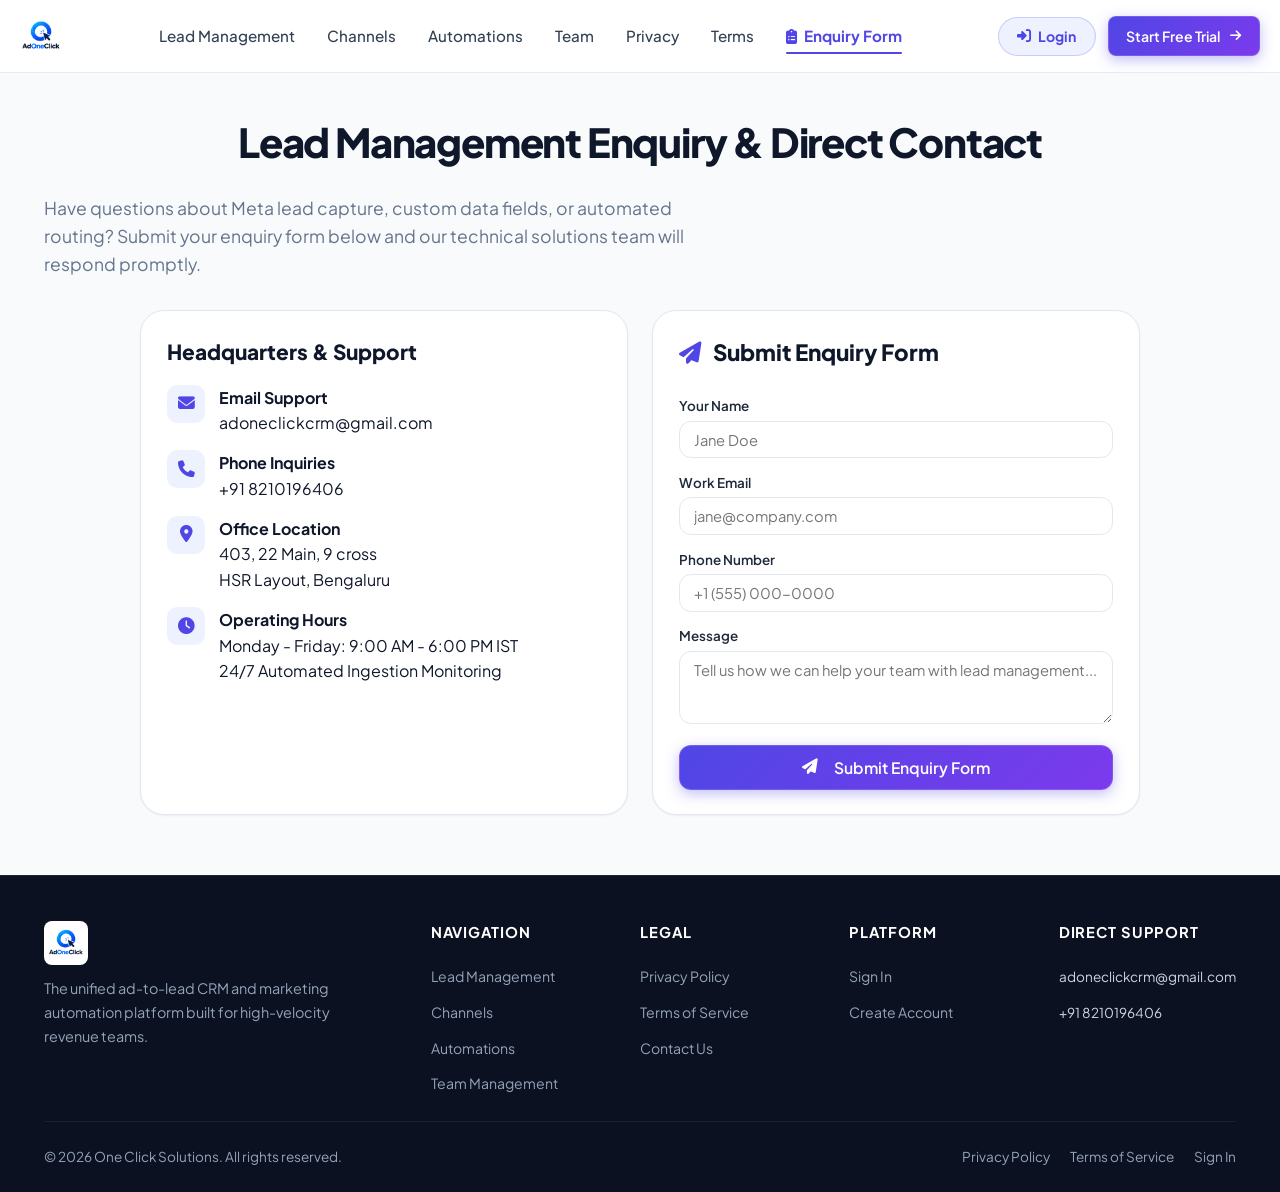
<file: contact.html>
<!DOCTYPE html>
<html lang="en">
<head>
    <meta charset="UTF-8">
    <meta name="viewport" content="width=device-width, initial-scale=1.0">
    <title>Contact Us — AdOneClick</title>
    <meta name="description" content="Get in touch with the AdOneClick team for support, enterprise demos, and integrations.">
    <link rel="icon" type="image/png" href="images/logo.png">
    <link rel="stylesheet" href="css/style.css">
    <link rel="stylesheet" href="css/motion.css">
    <link rel="preconnect" href="https://fonts.googleapis.com">
    <link rel="preconnect" href="https://fonts.gstatic.com" crossorigin>
    <link href="https://fonts.googleapis.com/css2?family=Plus+Jakarta+Sans:wght@300;400;500;600;700;800&family=Inter:wght@400;500;600;700&display=swap" rel="stylesheet">
    <link rel="stylesheet" href="https://cdnjs.cloudflare.com/ajax/libs/font-awesome/6.5.1/css/all.min.css">
</head>
<body>
    <div class="loader">
        <div class="spinner"></div>
    </div>

    <!-- Navigation Bar -->
    <header class="navbar">
        <div class="container navbar-container">
            <a href="index.html" class="brand-logo" aria-label="AdOneClick Home">
                <img src="images/logo.png" alt="AdOneClick" class="brand-logo-img">
            </a>

            <nav class="nav-links">
                <a href="index.html#lead-management">Lead Management</a>
                <a href="index.html#integrations">Channels</a>
                <a href="index.html#automations">Automations</a>
                <a href="index.html#team-management">Team</a>
                <a href="privacy.html">Privacy</a>
                <a href="terms.html">Terms</a>
                <a href="contact.html" class="active" style="color: var(--primary); font-weight: 700;"><i class="fas fa-clipboard-list" style="margin-right: 4px;"></i> Enquiry Form</a>
                <a href="https://app.adoneclick.com/" class="btn btn-sm btn-primary mobile-drawer-cta" target="_blank" rel="noopener">
                    <span>Start Free Trial</span>
                    <i class="fas fa-arrow-right" style="font-size: 0.8rem;"></i>
                </a>
            </nav>

            <div class="nav-actions">
                <a href="https://app.adoneclick.com/" class="btn-nav-login" target="_blank" rel="noopener">
                    <i class="fas fa-sign-in-alt"></i>
                    <span>Login</span>
                </a>
                <a href="https://app.adoneclick.com/" class="btn btn-sm btn-primary" target="_blank" rel="noopener">
                    <span>Start Free Trial</span>
                    <i class="fas fa-arrow-right" style="font-size: 0.8rem;"></i>
                </a>
            </div>

            <button class="mobile-menu-btn" aria-label="Toggle navigation">
                <i class="fas fa-bars"></i>
            </button>
        </div>
    </header>

    <section class="page-content">
        <div class="container">
            <h1>Lead Management Enquiry & Direct Contact</h1>
            <p style="color: var(--text-muted); font-size: 1.1rem; max-width: 650px; margin-bottom: 2rem;">
                Have questions about Meta lead capture, custom data fields, or automated routing? Submit your enquiry form below and our technical solutions team will respond promptly.
            </p>
            <div class="contact-info">
                <div class="contact-details">
                    <h3>Headquarters & Support</h3>
                    <div class="contact-item">
                        <div class="contact-icon">
                            <i class="fas fa-envelope"></i>
                        </div>
                        <div>
                            <h4>Email Support</h4>
                            <p>adoneclickcrm@gmail.com</p>
                        </div>
                    </div>
                    <div class="contact-item">
                        <div class="contact-icon">
                            <i class="fas fa-phone"></i>
                        </div>
                        <div>
                            <h4>Phone Inquiries</h4>
                            <p>+91 8210196406</p>
                        </div>
                    </div>
                    <div class="contact-item">
                        <div class="contact-icon">
                            <i class="fas fa-map-marker-alt"></i>
                        </div>
                        <div>
                            <h4>Office Location</h4>
                            <p>403, 22 Main, 9 cross<br>HSR Layout, Bengaluru</p>
                        </div>
                    </div>
                    <div class="contact-item">
                        <div class="contact-icon">
                            <i class="fas fa-clock"></i>
                        </div>
                        <div>
                            <h4>Operating Hours</h4>
                            <p>Monday - Friday: 9:00 AM - 6:00 PM IST<br>24/7 Automated Ingestion Monitoring</p>
                        </div>
                    </div>
                </div>

                <div class="form-container">
                    <h3 style="font-size: 1.4rem; font-weight: 800; color: var(--dark-900); margin-bottom: 1.5rem;">
                        <i class="fas fa-paper-plane" style="color: var(--primary); margin-right: 8px;"></i>
                        Submit Enquiry Form
                    </h3>
                    <form id="contact-form">
                        <div class="form-group">
                            <label for="name">Your Name</label>
                            <input type="text" id="name" name="fullName" required placeholder="Jane Doe">
                        </div>
                        <div class="form-group">
                            <label for="contactEmail">Work Email</label>
                            <input type="email" id="contactEmail" name="workEmail" required placeholder="jane@company.com">
                        </div>
                        <div class="form-group">
                            <label for="contactPhone">Phone Number</label>
                            <input type="tel" id="contactPhone" name="phone" placeholder="+1 (555) 000-0000">
                        </div>
                        <div class="form-group">
                            <label for="contactMessage">Message</label>
                            <textarea id="contactMessage" name="message" rows="3" required placeholder="Tell us how we can help your team with lead management..."></textarea>
                        </div>
                        <button type="submit" class="btn btn-primary" style="width: 100%;">
                            <i class="fas fa-paper-plane" style="margin-right: 6px;"></i>
                            <span>Submit Enquiry Form</span>
                        </button>
                        <div class="success-message"></div>
                        <div class="error-message"></div>
                    </form>
                </div>
            </div>
        </div>
    </section>

    <!-- Global Footer -->
    <footer>
        <div class="container">
            <div class="footer-top">
                <div class="footer-brand">
                    <a href="index.html" style="display: inline-block;">
                        <img src="images/logo.png" alt="AdOneClick" class="footer-logo-img">
                    </a>
                    <p>The unified ad-to-lead CRM and marketing automation platform built for high-velocity revenue teams.</p>
                </div>
                <div class="footer-col">
                    <h5>Navigation</h5>
                    <ul>
                        <li><a href="index.html#lead-management">Lead Management</a></li>
                        <li><a href="index.html#integrations">Channels</a></li>
                        <li><a href="index.html#automations">Automations</a></li>
                        <li><a href="index.html#team-management">Team Management</a></li>
                    </ul>
                </div>
                <div class="footer-col">
                    <h5>Legal</h5>
                    <ul>
                        <li><a href="privacy.html">Privacy Policy</a></li>
                        <li><a href="terms.html">Terms of Service</a></li>
                        <li><a href="contact.html">Contact Us</a></li>
                    </ul>
                </div>
                <div class="footer-col">
                    <h5>Platform</h5>
                    <ul>
                        <li><a href="https://app.adoneclick.com/" target="_blank" rel="noopener">Sign In</a></li>
                        <li><a href="https://app.adoneclick.com/" target="_blank" rel="noopener">Create Account</a></li>
                    </ul>
                </div>
                <div class="footer-col">
                    <h5>Direct Support</h5>
                    <ul>
                        <li><span style="color: #CBD5E1; font-size: 0.85rem;">adoneclickcrm@gmail.com</span></li>
                        <li><span style="color: #CBD5E1; font-size: 0.85rem;">+91 8210196406</span></li>
                    </ul>
                </div>
            </div>
            <div class="footer-bottom">
                <div>&copy; 2026 One Click Solutions. All rights reserved.</div>
                <div style="display: flex; gap: 20px;">
                    <a href="privacy.html">Privacy Policy</a>
                    <a href="terms.html">Terms of Service</a>
                    <a href="https://app.adoneclick.com/" target="_blank" rel="noopener">Sign In</a>
                </div>
            </div>
        </div>
    </footer>

    <button class="scroll-top" aria-label="Scroll to top">
        <i class="fas fa-arrow-up"></i>
    </button>

    <script src="js/script.js"></script>
    <script src="js/motion.js"></script>
</body>
</html>
</file>
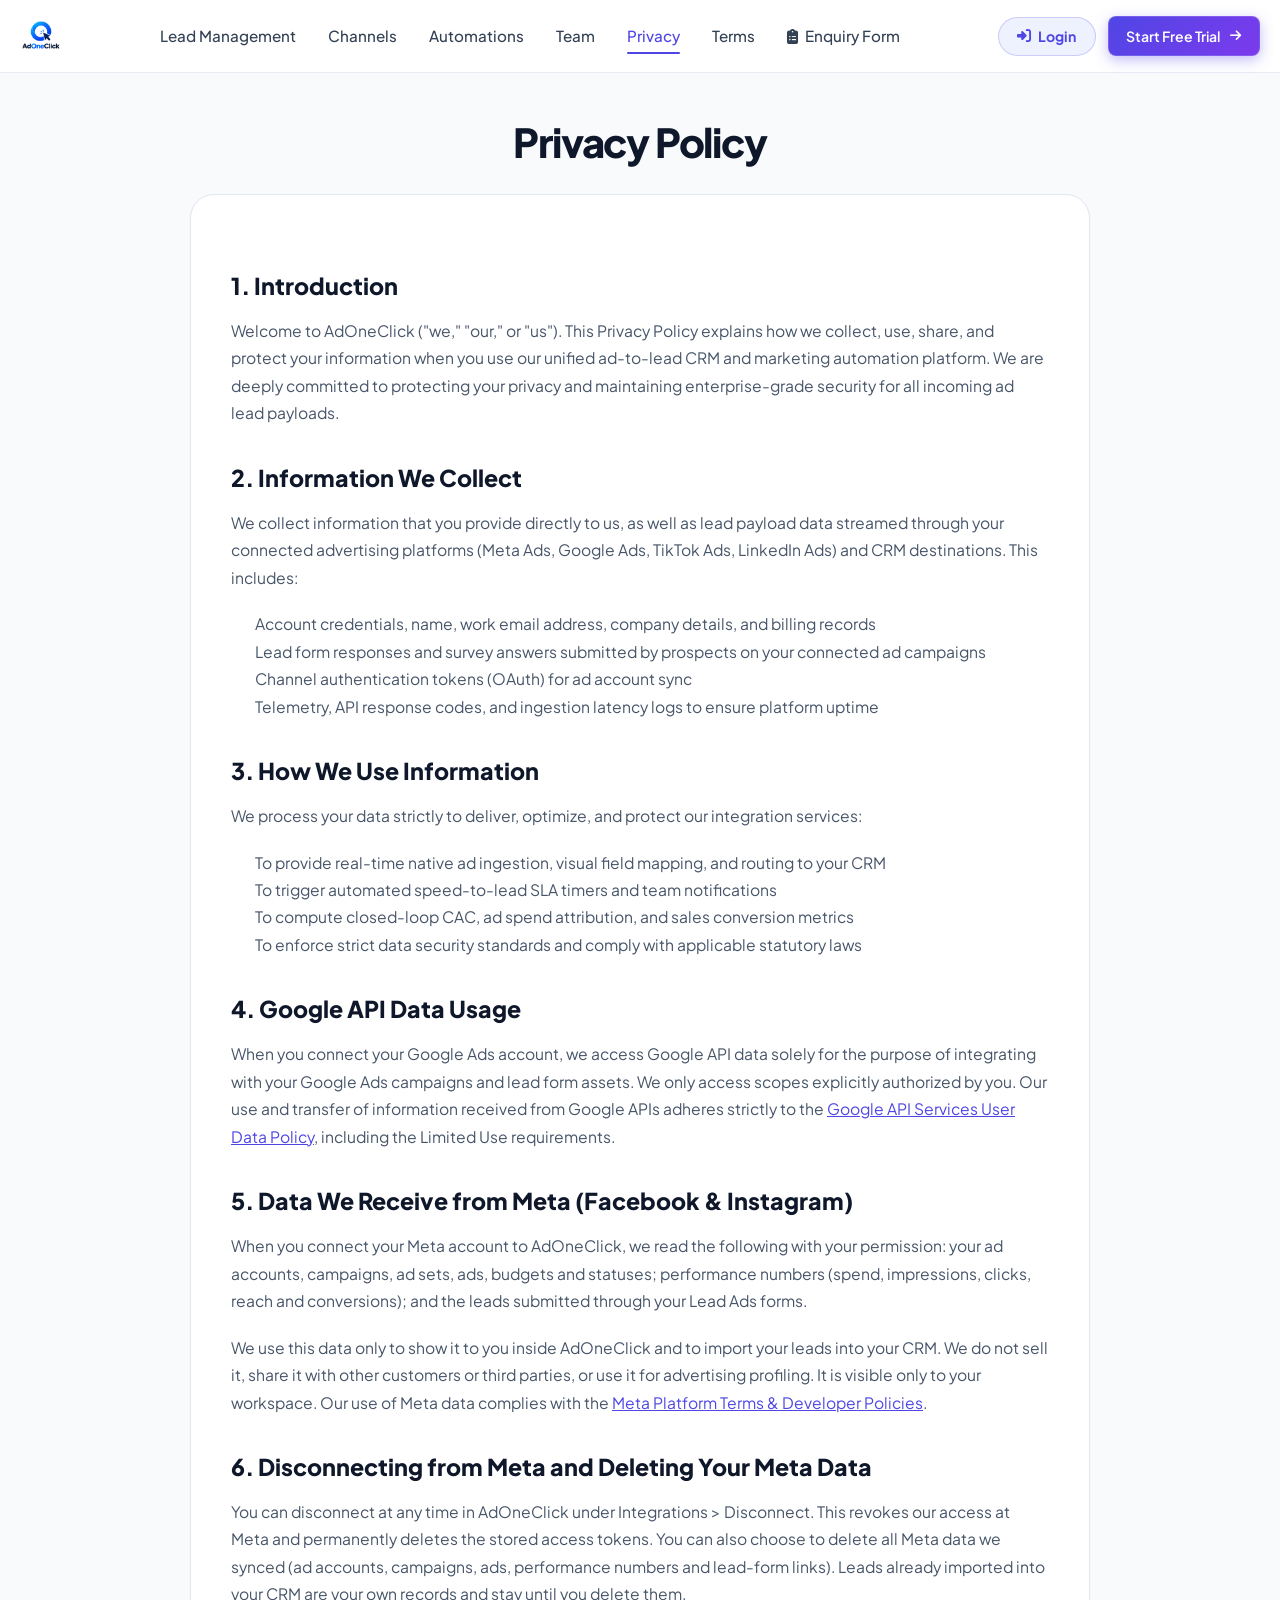
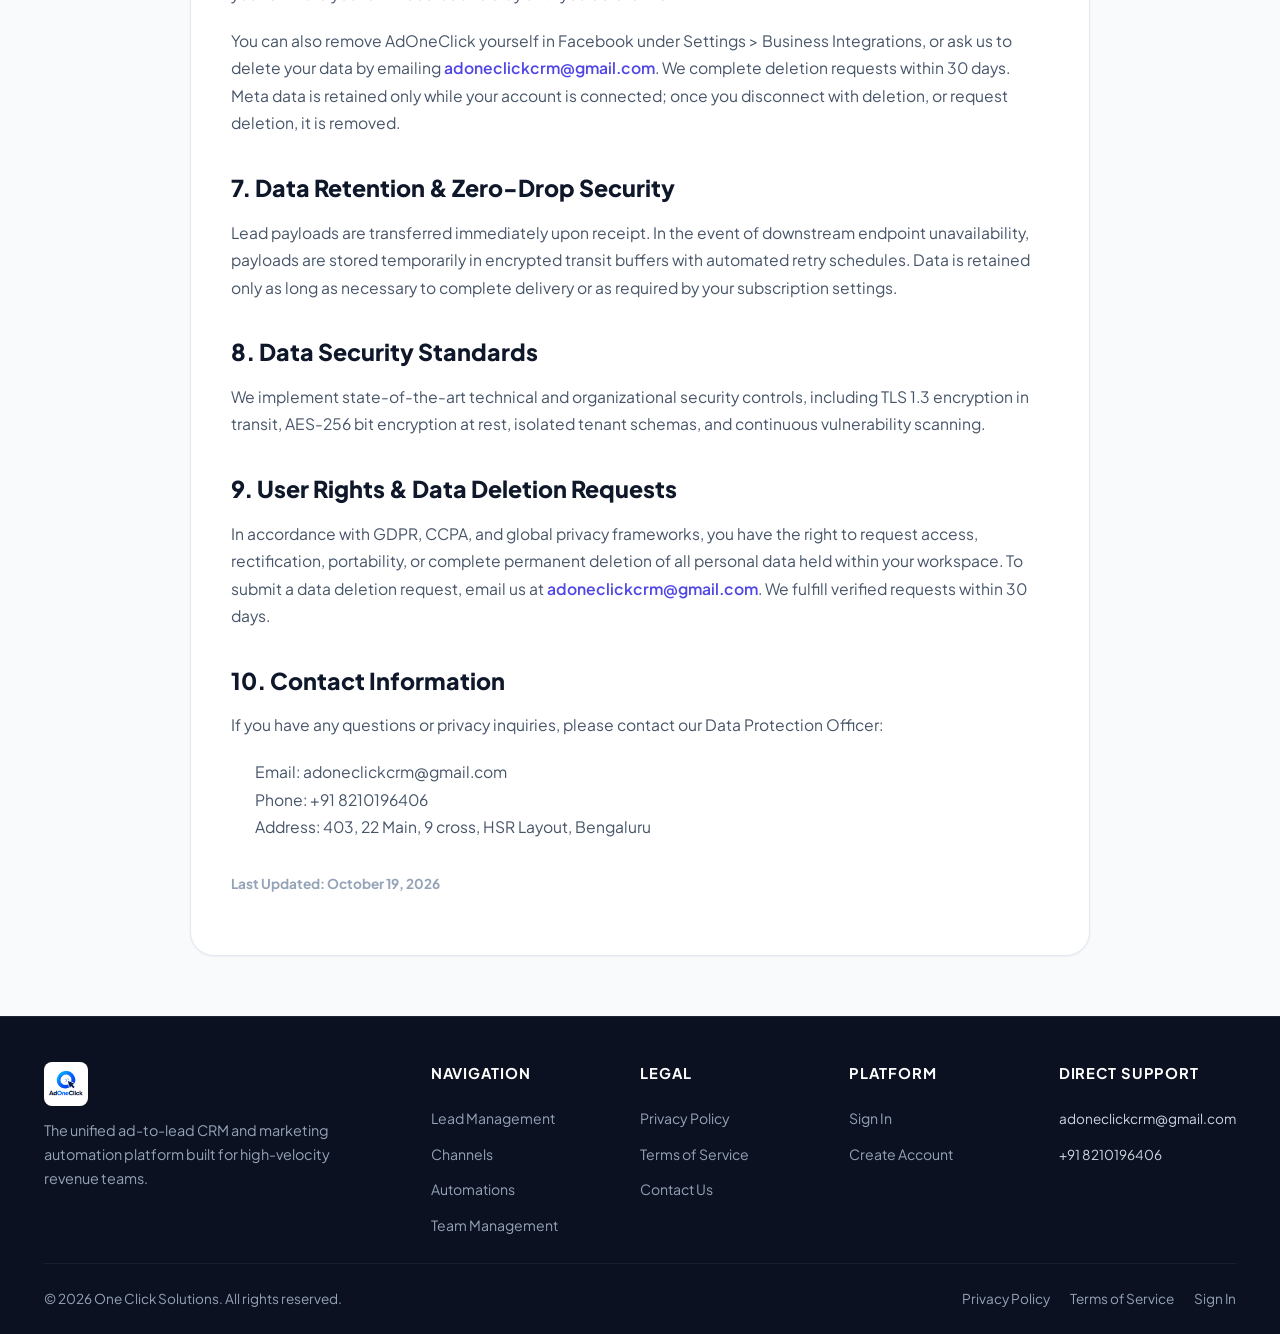
<file: privacy.html>
<!DOCTYPE html>
<html lang="en">
<head>
    <meta charset="UTF-8">
    <meta name="viewport" content="width=device-width, initial-scale=1.0">
    <title>Privacy Policy — AdOneClick</title>
    <meta name="description" content="Privacy Policy for AdOneClick — Learn how we protect and handle your advertising and lead integration data.">
    <link rel="icon" type="image/png" href="images/logo.png">
    <link rel="stylesheet" href="css/style.css">
    <link rel="stylesheet" href="css/motion.css">
    <link rel="preconnect" href="https://fonts.googleapis.com">
    <link rel="preconnect" href="https://fonts.gstatic.com" crossorigin>
    <link href="https://fonts.googleapis.com/css2?family=Plus+Jakarta+Sans:wght@300;400;500;600;700;800&family=Inter:wght@400;500;600;700&display=swap" rel="stylesheet">
    <link rel="stylesheet" href="https://cdnjs.cloudflare.com/ajax/libs/font-awesome/6.5.1/css/all.min.css">
</head>
<body>
    <div class="loader">
        <div class="spinner"></div>
    </div>

    <!-- Navigation Bar -->
    <header class="navbar">
        <div class="container navbar-container">
            <a href="index.html" class="brand-logo" aria-label="AdOneClick Home">
                <img src="images/logo.png" alt="AdOneClick" class="brand-logo-img">
            </a>

            <nav class="nav-links">
                <a href="index.html#lead-management">Lead Management</a>
                <a href="index.html#integrations">Channels</a>
                <a href="index.html#automations">Automations</a>
                <a href="index.html#team-management">Team</a>
                <a href="privacy.html" class="active">Privacy</a>
                <a href="terms.html">Terms</a>
                <a href="contact.html"><i class="fas fa-clipboard-list" style="margin-right: 4px;"></i> Enquiry Form</a>
                <a href="https://app.adoneclick.com/" class="btn btn-sm btn-primary mobile-drawer-cta" target="_blank" rel="noopener">
                    <span>Start Free Trial</span>
                    <i class="fas fa-arrow-right" style="font-size: 0.8rem;"></i>
                </a>
            </nav>

            <div class="nav-actions">
                <a href="https://app.adoneclick.com/" class="btn-nav-login" target="_blank" rel="noopener">
                    <i class="fas fa-sign-in-alt"></i>
                    <span>Login</span>
                </a>
                <a href="https://app.adoneclick.com/" class="btn btn-sm btn-primary" target="_blank" rel="noopener">
                    <span>Start Free Trial</span>
                    <i class="fas fa-arrow-right" style="font-size: 0.8rem;"></i>
                </a>
            </div>

            <button class="mobile-menu-btn" aria-label="Toggle navigation">
                <i class="fas fa-bars"></i>
            </button>
        </div>
    </header>

    <section class="page-content">
        <div class="container">
            <h1>Privacy Policy</h1>
            <div class="privacy-content">
                <h2>1. Introduction</h2>
                <p>Welcome to AdOneClick ("we," "our," or "us"). This Privacy Policy explains how we collect, use, share, and protect your information when you use our unified ad-to-lead CRM and marketing automation platform. We are deeply committed to protecting your privacy and maintaining enterprise-grade security for all incoming ad lead payloads.</p>

                <h2>2. Information We Collect</h2>
                <p>We collect information that you provide directly to us, as well as lead payload data streamed through your connected advertising platforms (Meta Ads, Google Ads, TikTok Ads, LinkedIn Ads) and CRM destinations. This includes:</p>
                <ul>
                    <li>Account credentials, name, work email address, company details, and billing records</li>
                    <li>Lead form responses and survey answers submitted by prospects on your connected ad campaigns</li>
                    <li>Channel authentication tokens (OAuth) for ad account sync</li>
                    <li>Telemetry, API response codes, and ingestion latency logs to ensure platform uptime</li>
                </ul>

                <h2>3. How We Use Information</h2>
                <p>We process your data strictly to deliver, optimize, and protect our integration services:</p>
                <ul>
                    <li>To provide real-time native ad ingestion, visual field mapping, and routing to your CRM</li>
                    <li>To trigger automated speed-to-lead SLA timers and team notifications</li>
                    <li>To compute closed-loop CAC, ad spend attribution, and sales conversion metrics</li>
                    <li>To enforce strict data security standards and comply with applicable statutory laws</li>
                </ul>

                <h2>4. Google API Data Usage</h2>
                <p>When you connect your Google Ads account, we access Google API data solely for the purpose of integrating with your Google Ads campaigns and lead form assets. We only access scopes explicitly authorized by you. Our use and transfer of information received from Google APIs adheres strictly to the <a href="https://developers.google.com/terms/api-services-user-data-policy" target="_blank" rel="noopener" style="color: var(--primary); text-decoration: underline;">Google API Services User Data Policy</a>, including the Limited Use requirements.</p>

                <h2>5. Data We Receive from Meta (Facebook &amp; Instagram)</h2>
                <p>When you connect your Meta account to AdOneClick, we read the following with your permission: your ad accounts, campaigns, ad sets, ads, budgets and statuses; performance numbers (spend, impressions, clicks, reach and conversions); and the leads submitted through your Lead Ads forms.</p>
                <p>We use this data only to show it to you inside AdOneClick and to import your leads into your CRM. We do not sell it, share it with other customers or third parties, or use it for advertising profiling. It is visible only to your workspace. Our use of Meta data complies with the <a href="https://developers.facebook.com/policy/" target="_blank" rel="noopener" style="color: var(--primary); text-decoration: underline;">Meta Platform Terms &amp; Developer Policies</a>.</p>

                <h2 id="meta-data-deletion">6. Disconnecting from Meta and Deleting Your Meta Data</h2>
                <p>You can disconnect at any time in AdOneClick under Integrations &gt; Disconnect. This revokes our access at Meta and permanently deletes the stored access tokens. You can also choose to delete all Meta data we synced (ad accounts, campaigns, ads, performance numbers and lead-form links). Leads already imported into your CRM are your own records and stay until you delete them.</p>
                <p>You can also remove AdOneClick yourself in Facebook under Settings &gt; Business Integrations, or ask us to delete your data by emailing <a href="mailto:adoneclickcrm@gmail.com" style="color: var(--primary); font-weight: 600;">adoneclickcrm@gmail.com</a>. We complete deletion requests within 30 days. Meta data is retained only while your account is connected; once you disconnect with deletion, or request deletion, it is removed.</p>

                <h2>7. Data Retention & Zero-Drop Security</h2>
                <p>Lead payloads are transferred immediately upon receipt. In the event of downstream endpoint unavailability, payloads are stored temporarily in encrypted transit buffers with automated retry schedules. Data is retained only as long as necessary to complete delivery or as required by your subscription settings.</p>

                <h2>8. Data Security Standards</h2>
                <p>We implement state-of-the-art technical and organizational security controls, including TLS 1.3 encryption in transit, AES-256 bit encryption at rest, isolated tenant schemas, and continuous vulnerability scanning.</p>

                <h2>9. User Rights & Data Deletion Requests</h2>
                <p>In accordance with GDPR, CCPA, and global privacy frameworks, you have the right to request access, rectification, portability, or complete permanent deletion of all personal data held within your workspace. To submit a data deletion request, email us at <a href="mailto:adoneclickcrm@gmail.com" style="color: var(--primary); font-weight: 600;">adoneclickcrm@gmail.com</a>. We fulfill verified requests within 30 days.</p>

                <h2>10. Contact Information</h2>
                <p>If you have any questions or privacy inquiries, please contact our Data Protection Officer:</p>
                <ul>
                    <li>Email: adoneclickcrm@gmail.com</li>
                    <li>Phone: +91 8210196406</li>
                    <li>Address: 403, 22 Main, 9 cross, HSR Layout, Bengaluru</li>
                </ul>

                <p style="margin-top: 2rem; font-size: 0.85rem; color: #94A3B8;"><strong>Last Updated: October 19, 2026</strong></p>
            </div>
        </div>
    </section>

    <!-- Global Footer -->
    <footer>
        <div class="container">
            <div class="footer-top">
                <div class="footer-brand">
                    <a href="index.html" style="display: inline-block;">
                        <img src="images/logo.png" alt="AdOneClick" class="footer-logo-img">
                    </a>
                    <p>The unified ad-to-lead CRM and marketing automation platform built for high-velocity revenue teams.</p>
                </div>
                <div class="footer-col">
                    <h5>Navigation</h5>
                    <ul>
                        <li><a href="index.html#lead-management">Lead Management</a></li>
                        <li><a href="index.html#integrations">Channels</a></li>
                        <li><a href="index.html#automations">Automations</a></li>
                        <li><a href="index.html#team-management">Team Management</a></li>
                    </ul>
                </div>
                <div class="footer-col">
                    <h5>Legal</h5>
                    <ul>
                        <li><a href="privacy.html">Privacy Policy</a></li>
                        <li><a href="terms.html">Terms of Service</a></li>
                        <li><a href="contact.html">Contact Us</a></li>
                    </ul>
                </div>
                <div class="footer-col">
                    <h5>Platform</h5>
                    <ul>
                        <li><a href="https://app.adoneclick.com/" target="_blank" rel="noopener">Sign In</a></li>
                        <li><a href="https://app.adoneclick.com/" target="_blank" rel="noopener">Create Account</a></li>
                    </ul>
                </div>
                <div class="footer-col">
                    <h5>Direct Support</h5>
                    <ul>
                        <li><span style="color: #CBD5E1; font-size: 0.85rem;">adoneclickcrm@gmail.com</span></li>
                        <li><span style="color: #CBD5E1; font-size: 0.85rem;">+91 8210196406</span></li>
                    </ul>
                </div>
            </div>
            <div class="footer-bottom">
                <div>&copy; 2026 One Click Solutions. All rights reserved.</div>
                <div style="display: flex; gap: 20px;">
                    <a href="privacy.html">Privacy Policy</a>
                    <a href="terms.html">Terms of Service</a>
                    <a href="https://app.adoneclick.com/" target="_blank" rel="noopener">Sign In</a>
                </div>
            </div>
        </div>
    </footer>

    <button class="scroll-top" aria-label="Scroll to top">
        <i class="fas fa-arrow-up"></i>
    </button>

    <script src="js/script.js"></script>
    <script src="js/motion.js"></script>
</body>
</html>
</file>
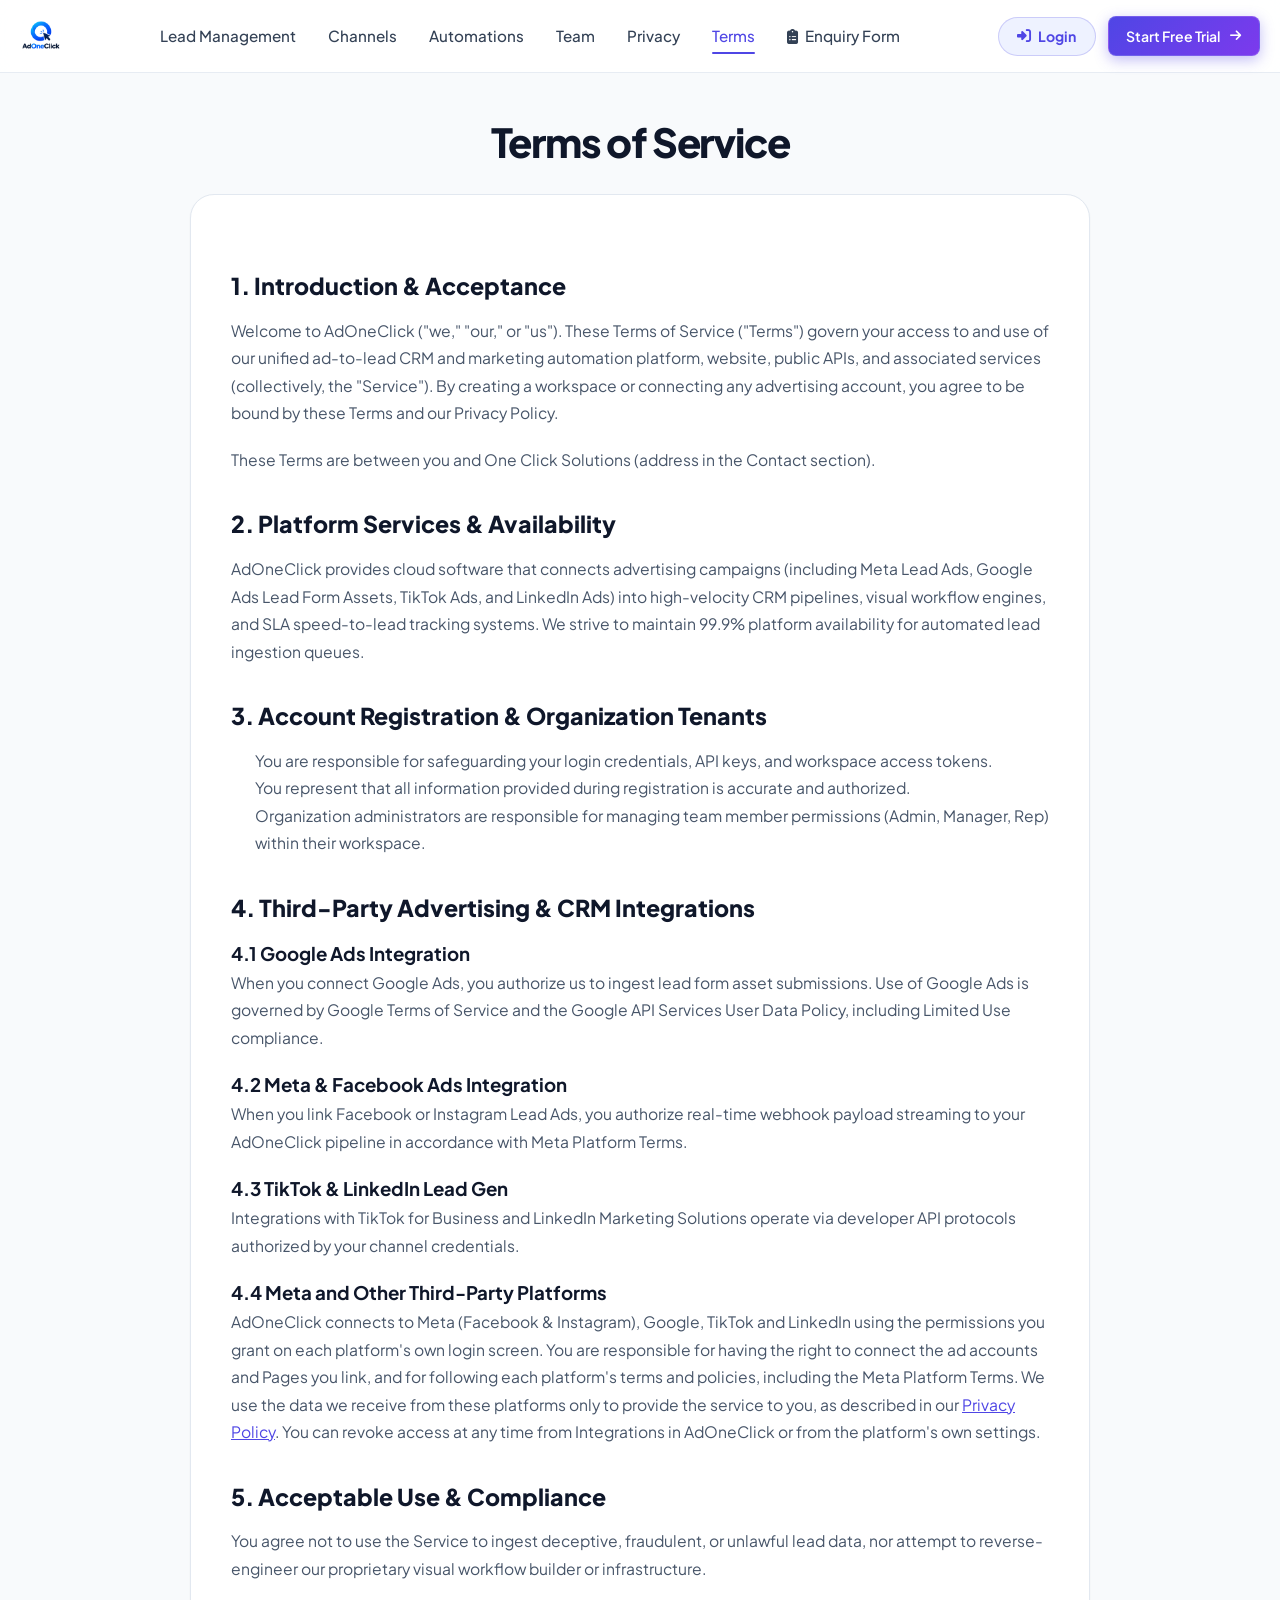
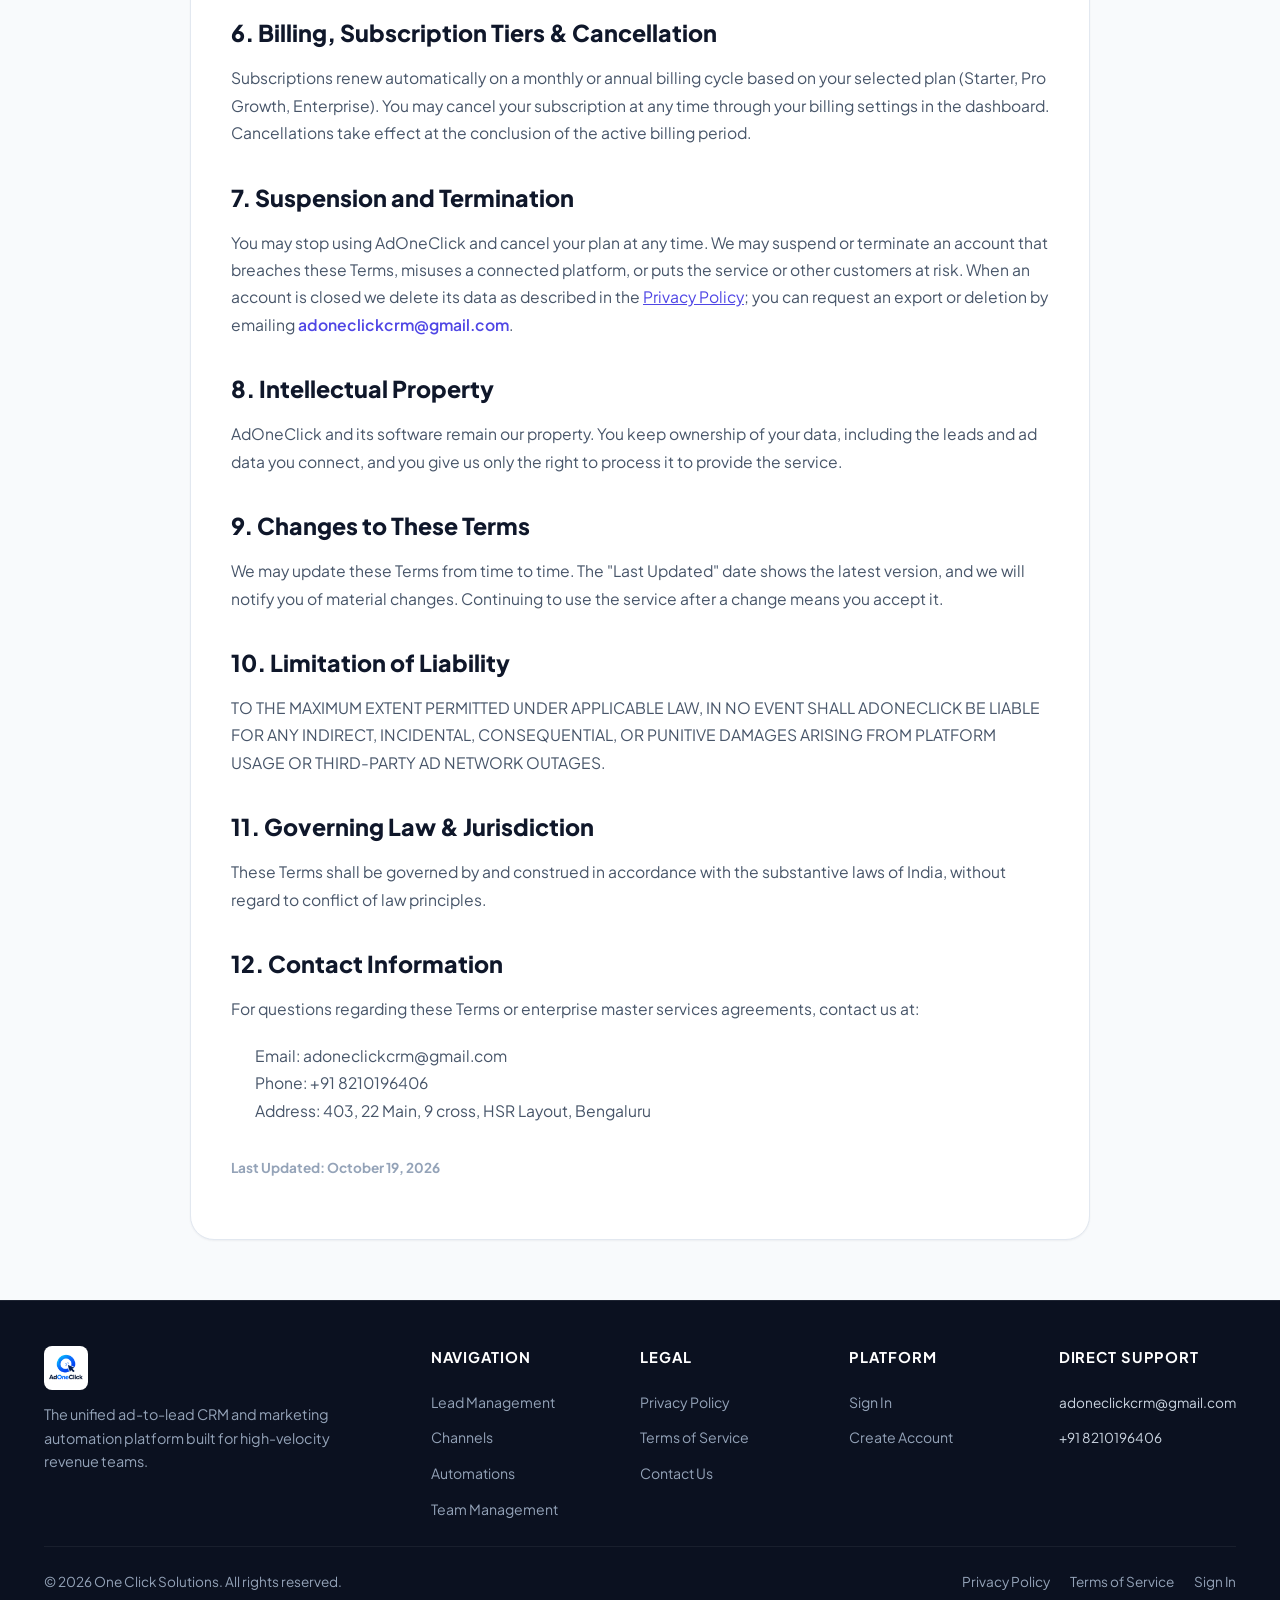
<file: terms.html>
<!DOCTYPE html>
<html lang="en">
<head>
    <meta charset="UTF-8">
    <meta name="viewport" content="width=device-width, initial-scale=1.0">
    <title>Terms of Service — AdOneClick</title>
    <meta name="description" content="Terms of Service for AdOneClick — Master subscription agreement, SLA commitments, and usage rights.">
    <link rel="icon" type="image/png" href="images/logo.png">
    <link rel="stylesheet" href="css/style.css">
    <link rel="stylesheet" href="css/motion.css">
    <link rel="preconnect" href="https://fonts.googleapis.com">
    <link rel="preconnect" href="https://fonts.gstatic.com" crossorigin>
    <link href="https://fonts.googleapis.com/css2?family=Plus+Jakarta+Sans:wght@300;400;500;600;700;800&family=Inter:wght@400;500;600;700&display=swap" rel="stylesheet">
    <link rel="stylesheet" href="https://cdnjs.cloudflare.com/ajax/libs/font-awesome/6.5.1/css/all.min.css">
</head>
<body>
    <div class="loader">
        <div class="spinner"></div>
    </div>

    <!-- Navigation Bar -->
    <header class="navbar">
        <div class="container navbar-container">
            <a href="index.html" class="brand-logo" aria-label="AdOneClick Home">
                <img src="images/logo.png" alt="AdOneClick" class="brand-logo-img">
            </a>

            <nav class="nav-links">
                <a href="index.html#lead-management">Lead Management</a>
                <a href="index.html#integrations">Channels</a>
                <a href="index.html#automations">Automations</a>
                <a href="index.html#team-management">Team</a>
                <a href="privacy.html">Privacy</a>
                <a href="terms.html" class="active">Terms</a>
                <a href="contact.html"><i class="fas fa-clipboard-list" style="margin-right: 4px;"></i> Enquiry Form</a>
                <a href="https://app.adoneclick.com/" class="btn btn-sm btn-primary mobile-drawer-cta" target="_blank" rel="noopener">
                    <span>Start Free Trial</span>
                    <i class="fas fa-arrow-right" style="font-size: 0.8rem;"></i>
                </a>
            </nav>

            <div class="nav-actions">
                <a href="https://app.adoneclick.com/" class="btn-nav-login" target="_blank" rel="noopener">
                    <i class="fas fa-sign-in-alt"></i>
                    <span>Login</span>
                </a>
                <a href="https://app.adoneclick.com/" class="btn btn-sm btn-primary" target="_blank" rel="noopener">
                    <span>Start Free Trial</span>
                    <i class="fas fa-arrow-right" style="font-size: 0.8rem;"></i>
                </a>
            </div>

            <button class="mobile-menu-btn" aria-label="Toggle navigation">
                <i class="fas fa-bars"></i>
            </button>
        </div>
    </header>

    <section class="page-content">
        <div class="container">
            <h1>Terms of Service</h1>
            <div class="privacy-content">
                <h2>1. Introduction & Acceptance</h2>
                <p>Welcome to AdOneClick ("we," "our," or "us"). These Terms of Service ("Terms") govern your access to and use of our unified ad-to-lead CRM and marketing automation platform, website, public APIs, and associated services (collectively, the "Service"). By creating a workspace or connecting any advertising account, you agree to be bound by these Terms and our Privacy Policy.</p>
                <p>These Terms are between you and One Click Solutions (address in the Contact section).</p>

                <h2>2. Platform Services & Availability</h2>
                <p>AdOneClick provides cloud software that connects advertising campaigns (including Meta Lead Ads, Google Ads Lead Form Assets, TikTok Ads, and LinkedIn Ads) into high-velocity CRM pipelines, visual workflow engines, and SLA speed-to-lead tracking systems. We strive to maintain 99.9% platform availability for automated lead ingestion queues.</p>

                <h2>3. Account Registration & Organization Tenants</h2>
                <ul>
                    <li>You are responsible for safeguarding your login credentials, API keys, and workspace access tokens.</li>
                    <li>You represent that all information provided during registration is accurate and authorized.</li>
                    <li>Organization administrators are responsible for managing team member permissions (Admin, Manager, Rep) within their workspace.</li>
                </ul>

                <h2>4. Third-Party Advertising & CRM Integrations</h2>
                <h3>4.1 Google Ads Integration</h3>
                <p>When you connect Google Ads, you authorize us to ingest lead form asset submissions. Use of Google Ads is governed by Google Terms of Service and the Google API Services User Data Policy, including Limited Use compliance.</p>

                <h3>4.2 Meta & Facebook Ads Integration</h3>
                <p>When you link Facebook or Instagram Lead Ads, you authorize real-time webhook payload streaming to your AdOneClick pipeline in accordance with Meta Platform Terms.</p>

                <h3>4.3 TikTok & LinkedIn Lead Gen</h3>
                <p>Integrations with TikTok for Business and LinkedIn Marketing Solutions operate via developer API protocols authorized by your channel credentials.</p>

                <h3>4.4 Meta and Other Third-Party Platforms</h3>
                <p>AdOneClick connects to Meta (Facebook &amp; Instagram), Google, TikTok and LinkedIn using the permissions you grant on each platform's own login screen. You are responsible for having the right to connect the ad accounts and Pages you link, and for following each platform's terms and policies, including the Meta Platform Terms. We use the data we receive from these platforms only to provide the service to you, as described in our <a href="privacy.html" style="color: var(--primary); text-decoration: underline;">Privacy Policy</a>. You can revoke access at any time from Integrations in AdOneClick or from the platform's own settings.</p>

                <h2>5. Acceptable Use & Compliance</h2>
                <p>You agree not to use the Service to ingest deceptive, fraudulent, or unlawful lead data, nor attempt to reverse-engineer our proprietary visual workflow builder or infrastructure.</p>

                <h2>6. Billing, Subscription Tiers & Cancellation</h2>
                <p>Subscriptions renew automatically on a monthly or annual billing cycle based on your selected plan (Starter, Pro Growth, Enterprise). You may cancel your subscription at any time through your billing settings in the dashboard. Cancellations take effect at the conclusion of the active billing period.</p>

                <h2>7. Suspension and Termination</h2>
                <p>You may stop using AdOneClick and cancel your plan at any time. We may suspend or terminate an account that breaches these Terms, misuses a connected platform, or puts the service or other customers at risk. When an account is closed we delete its data as described in the <a href="privacy.html" style="color: var(--primary); text-decoration: underline;">Privacy Policy</a>; you can request an export or deletion by emailing <a href="mailto:adoneclickcrm@gmail.com" style="color: var(--primary); font-weight: 600;">adoneclickcrm@gmail.com</a>.</p>

                <h2>8. Intellectual Property</h2>
                <p>AdOneClick and its software remain our property. You keep ownership of your data, including the leads and ad data you connect, and you give us only the right to process it to provide the service.</p>

                <h2>9. Changes to These Terms</h2>
                <p>We may update these Terms from time to time. The "Last Updated" date shows the latest version, and we will notify you of material changes. Continuing to use the service after a change means you accept it.</p>

                <h2>10. Limitation of Liability</h2>
                <p>TO THE MAXIMUM EXTENT PERMITTED UNDER APPLICABLE LAW, IN NO EVENT SHALL ADONECLICK BE LIABLE FOR ANY INDIRECT, INCIDENTAL, CONSEQUENTIAL, OR PUNITIVE DAMAGES ARISING FROM PLATFORM USAGE OR THIRD-PARTY AD NETWORK OUTAGES.</p>

                <h2>11. Governing Law & Jurisdiction</h2>
                <p>These Terms shall be governed by and construed in accordance with the substantive laws of India, without regard to conflict of law principles.</p>

                <h2>12. Contact Information</h2>
                <p>For questions regarding these Terms or enterprise master services agreements, contact us at:</p>
                <ul>
                    <li>Email: adoneclickcrm@gmail.com</li>
                    <li>Phone: +91 8210196406</li>
                    <li>Address: 403, 22 Main, 9 cross, HSR Layout, Bengaluru</li>
                </ul>

                <p style="margin-top: 2rem; font-size: 0.85rem; color: #94A3B8;"><strong>Last Updated: October 19, 2026</strong></p>
            </div>
        </div>
    </section>

    <!-- Global Footer -->
    <footer>
        <div class="container">
            <div class="footer-top">
                <div class="footer-brand">
                    <a href="index.html" style="display: inline-block;">
                        <img src="images/logo.png" alt="AdOneClick" class="footer-logo-img">
                    </a>
                    <p>The unified ad-to-lead CRM and marketing automation platform built for high-velocity revenue teams.</p>
                </div>
                <div class="footer-col">
                    <h5>Navigation</h5>
                    <ul>
                        <li><a href="index.html#lead-management">Lead Management</a></li>
                        <li><a href="index.html#integrations">Channels</a></li>
                        <li><a href="index.html#automations">Automations</a></li>
                        <li><a href="index.html#team-management">Team Management</a></li>
                    </ul>
                </div>
                <div class="footer-col">
                    <h5>Legal</h5>
                    <ul>
                        <li><a href="privacy.html">Privacy Policy</a></li>
                        <li><a href="terms.html">Terms of Service</a></li>
                        <li><a href="contact.html">Contact Us</a></li>
                    </ul>
                </div>
                <div class="footer-col">
                    <h5>Platform</h5>
                    <ul>
                        <li><a href="https://app.adoneclick.com/" target="_blank" rel="noopener">Sign In</a></li>
                        <li><a href="https://app.adoneclick.com/" target="_blank" rel="noopener">Create Account</a></li>
                    </ul>
                </div>
                <div class="footer-col">
                    <h5>Direct Support</h5>
                    <ul>
                        <li><span style="color: #CBD5E1; font-size: 0.85rem;">adoneclickcrm@gmail.com</span></li>
                        <li><span style="color: #CBD5E1; font-size: 0.85rem;">+91 8210196406</span></li>
                    </ul>
                </div>
            </div>
            <div class="footer-bottom">
                <div>&copy; 2026 One Click Solutions. All rights reserved.</div>
                <div style="display: flex; gap: 20px;">
                    <a href="privacy.html">Privacy Policy</a>
                    <a href="terms.html">Terms of Service</a>
                    <a href="https://app.adoneclick.com/" target="_blank" rel="noopener">Sign In</a>
                </div>
            </div>
        </div>
    </footer>

    <button class="scroll-top" aria-label="Scroll to top">
        <i class="fas fa-arrow-up"></i>
    </button>

    <script src="js/script.js"></script>
    <script src="js/motion.js"></script>
</body>
</html>
</file>
<file: css/style.css>
/* ==========================================================================
   AdOneClick - Unified Ad-to-Lead CRM & Marketing Automation Platform
   Design System & Master Stylesheet
   ========================================================================== */

@import url('https://fonts.googleapis.com/css2?family=Plus+Jakarta+Sans:wght@300;400;500;600;700;800&family=Inter:wght@300;400;500;600;700&display=swap');

:root {
    /* Brand Color Palette */
    --primary: #4F46E5;
    --primary-hover: #4338CA;
    --primary-light: #EEF2FF;
    --primary-glow: rgba(79, 70, 229, 0.25);
    
    --accent-violet: #7C3AED;
    --accent-violet-light: #F5F3FF;
    --accent-cyan: #06B6D4;
    --accent-cyan-light: #ECFEFF;
    --accent-emerald: #10B981;
    --accent-emerald-light: #ECFDF5;
    --accent-amber: #F59E0B;
    --accent-amber-light: #FFFBEB;
    --accent-rose: #F43F5E;
    
    /* Dark Surface Colors */
    --dark-950: #090D16;
    --dark-900: #0F172A;
    --dark-850: #131E35;
    --dark-800: #1E293B;
    --dark-700: #334155;
    --dark-600: #475569;
    
    /* Light Surface Colors */
    --bg-light: #F8FAFC;
    --surface-light: #FFFFFF;
    --surface-glass: rgba(255, 255, 255, 0.85);
    
    /* Neutral Text & Borders */
    --text-main: #0F172A;
    --text-muted: #64748B;
    --text-light: #94A3B8;
    --text-white: #FFFFFF;
    
    --border-light: #E2E8F0;
    --border-subtle: #F1F5F9;
    --border-dark: rgba(255, 255, 255, 0.1);
    
    /* Shadows & Elevations */
    --shadow-sm: 0 1px 2px 0 rgba(15, 23, 42, 0.05);
    --shadow-md: 0 4px 6px -1px rgba(15, 23, 42, 0.07), 0 2px 4px -2px rgba(15, 23, 42, 0.05);
    --shadow-lg: 0 12px 24px -4px rgba(15, 23, 42, 0.08), 0 4px 8px -2px rgba(15, 23, 42, 0.04);
    --shadow-xl: 0 24px 48px -8px rgba(15, 23, 42, 0.12), 0 8px 16px -4px rgba(15, 23, 42, 0.06);
    --shadow-glow: 0 0 50px rgba(79, 70, 229, 0.18);
    --shadow-glow-cyan: 0 0 40px rgba(6, 182, 212, 0.15);

    /* Radii */
    --radius-sm: 8px;
    --radius-md: 12px;
    --radius-lg: 18px;
    --radius-xl: 24px;
    --radius-full: 9999px;

    /* Transitions */
    --transition-fast: 0.18s cubic-bezier(0.16, 1, 0.3, 1);
    --transition-smooth: 0.3s cubic-bezier(0.16, 1, 0.3, 1);
}

/* ==========================================================================
   CSS Reset & Base Typography
   ========================================================================== */
*, *::before, *::after {
    margin: 0;
    padding: 0;
    box-sizing: border-box;
}

html {
    scroll-behavior: smooth;
    font-size: 16px;
    -webkit-font-smoothing: antialiased;
    -moz-osx-font-smoothing: grayscale;
    width: 100%;
    max-width: 100%;
    overflow-x: hidden;
}

body {
    font-family: 'Plus Jakarta Sans', 'Inter', -apple-system, BlinkMacSystemFont, 'Segoe UI', Roboto, sans-serif;
    color: var(--text-main);
    background-color: var(--bg-light);
    line-height: 1.6;
    width: 100%;
    max-width: 100%;
    overflow-x: hidden;
    position: relative;
}

img, svg {
    display: inline-block;
    vertical-align: middle;
    max-width: 100%;
}

a {
    color: inherit;
    text-decoration: none;
    transition: var(--transition-fast);
}

button {
    font-family: inherit;
    border: none;
    outline: none;
    cursor: pointer;
    background: none;
}

ul {
    list-style: none;
}

.container {
    width: 100%;
    max-width: 1240px;
    margin: 0 auto;
    padding: 0 24px;
}

/* ==========================================================================
   Utility & Micro-Animation Styles
   ========================================================================== */
.gradient-text {
    background: linear-gradient(135deg, #4F46E5 0%, #7C3AED 50%, #06B6D4 100%);
    -webkit-background-clip: text;
    -webkit-text-fill-color: transparent;
    background-clip: text;
}

.gradient-text-light {
    background: linear-gradient(135deg, #FFFFFF 0%, #CBD5E1 100%);
    -webkit-background-clip: text;
    -webkit-text-fill-color: transparent;
    background-clip: text;
}

.glow-pill {
    display: inline-flex;
    align-items: center;
    gap: 8px;
    padding: 6px 16px;
    border-radius: var(--radius-full);
    font-size: 0.85rem;
    font-weight: 600;
    background: rgba(79, 70, 229, 0.08);
    color: var(--primary);
    border: 1px solid rgba(79, 70, 229, 0.22);
    box-shadow: 0 2px 10px rgba(79, 70, 229, 0.1);
    backdrop-filter: blur(8px);
    margin-bottom: 1.5rem;
    transition: var(--transition-smooth);
}

.glow-pill:hover {
    transform: translateY(-2px);
    box-shadow: 0 4px 16px rgba(79, 70, 229, 0.2);
    border-color: rgba(79, 70, 229, 0.4);
}

.pulsing-dot {
    width: 8px;
    height: 8px;
    background-color: var(--accent-emerald);
    border-radius: 50%;
    box-shadow: 0 0 0 0 rgba(16, 185, 129, 0.6);
    animation: pulseGlow 2s infinite;
}

@keyframes pulseGlow {
    0% {
        box-shadow: 0 0 0 0 rgba(16, 185, 129, 0.7);
    }
    70% {
        box-shadow: 0 0 0 8px rgba(16, 185, 129, 0);
    }
    100% {
        box-shadow: 0 0 0 0 rgba(16, 185, 129, 0);
    }
}

.pulsing-dot-amber {
    background-color: var(--accent-amber);
    animation: pulseAmber 2s infinite;
}

@keyframes pulseAmber {
    0% {
        box-shadow: 0 0 0 0 rgba(245, 158, 11, 0.7);
    }
    70% {
        box-shadow: 0 0 0 8px rgba(245, 158, 11, 0);
    }
    100% {
        box-shadow: 0 0 0 0 rgba(245, 158, 11, 0);
    }
}

/* Common Section Headers */
.section-header {
    text-align: center;
    max-width: 760px;
    margin: 0 auto 1.35rem auto;
}

.section-tag {
    display: inline-block;
    text-transform: uppercase;
    font-size: 0.76rem;
    font-weight: 800;
    letter-spacing: 0.08em;
    color: var(--primary);
    background: var(--primary-light);
    padding: 4px 12px;
    border-radius: var(--radius-full);
    margin-bottom: 0.4rem;
    border: 1px solid rgba(79, 70, 229, 0.15);
}

.section-title {
    font-size: 2.15rem;
    font-weight: 800;
    color: var(--dark-900);
    line-height: 1.2;
    letter-spacing: -0.03em;
    margin-bottom: 0.45rem;
}

.section-subtitle {
    font-size: 1rem;
    color: var(--text-muted);
    line-height: 1.55;
    font-weight: 400;
}

/* Button Component Styles */
.btn {
    display: inline-flex;
    align-items: center;
    justify-content: center;
    gap: 10px;
    font-weight: 600;
    font-size: 0.98rem;
    padding: 0.75rem 1.6rem;
    border-radius: var(--radius-md);
    transition: all 0.25s cubic-bezier(0.16, 1, 0.3, 1);
    white-space: nowrap;
    text-decoration: none;
}

.btn-sm {
    padding: 0.5rem 1.1rem;
    font-size: 0.88rem;
    border-radius: var(--radius-sm);
}

.btn-lg {
    padding: 0.95rem 2rem;
    font-size: 1.05rem;
    border-radius: var(--radius-md);
}

.btn-primary {
    background: linear-gradient(135deg, var(--primary) 0%, var(--accent-violet) 100%);
    color: var(--text-white);
    box-shadow: 0 4px 14px rgba(79, 70, 229, 0.35);
    border: 1px solid rgba(255, 255, 255, 0.15);
}

.btn-primary:hover {
    transform: translateY(-2px);
    box-shadow: 0 8px 24px rgba(79, 70, 229, 0.45);
    filter: brightness(1.04);
    color: var(--text-white);
}

.btn-secondary {
    background: var(--surface-light);
    color: var(--dark-900);
    border: 1px solid var(--border-light);
    box-shadow: var(--shadow-sm);
}

.btn-secondary:hover {
    background: var(--gray-50);
    border-color: var(--gray-300);
    transform: translateY(-2px);
    box-shadow: var(--shadow-md);
    color: var(--primary);
}

.btn-white {
    background: #FFFFFF;
    color: var(--primary);
    font-weight: 700;
    box-shadow: 0 10px 30px rgba(0, 0, 0, 0.15);
}

.btn-white:hover {
    background: #F8FAFC;
    transform: translateY(-2px);
    box-shadow: 0 14px 36px rgba(0, 0, 0, 0.22);
}

.btn-ghost {
    color: var(--text-main);
    background: transparent;
}

.btn-ghost:hover {
    background: rgba(15, 23, 42, 0.04);
    color: var(--primary);
}

/* ==========================================================================
   Navigation Bar
   ========================================================================== */
.navbar {
    position: fixed;
    top: 0;
    left: 0;
    right: 0;
    background: rgba(255, 255, 255, 0.88);
    backdrop-filter: blur(16px);
    -webkit-backdrop-filter: blur(16px);
    border-bottom: 1px solid rgba(226, 232, 240, 0.8);
    z-index: 1000;
    transition: all 0.3s ease;
}

.navbar.scrolled {
    background: rgba(255, 255, 255, 0.95);
    box-shadow: 0 10px 30px -10px rgba(15, 23, 42, 0.08);
}

.navbar-container {
    display: flex;
    justify-content: space-between;
    align-items: center;
    padding: 0.95rem 0;
}

.brand-logo {
    display: flex;
    align-items: center;
    gap: 10px;
    font-size: 1.45rem;
    font-weight: 800;
    color: var(--dark-900);
    letter-spacing: -0.03em;
    text-decoration: none;
}

.brand-logo-img {
    height: 42px;
    width: auto;
    object-fit: contain;
    border-radius: 8px;
    transition: transform 0.25s ease;
}

.brand-logo:hover .brand-logo-img {
    transform: scale(1.05);
}

.footer-logo-img {
    height: 44px;
    width: auto;
    object-fit: contain;
    border-radius: 8px;
    background: white;
    padding: 3px;
    margin-bottom: 0.8rem;
}

.brand-highlight {
    color: var(--primary);
}

.nav-links {
    display: flex;
    align-items: center;
    gap: 2rem;
}

.nav-links a {
    font-weight: 500;
    font-size: 0.95rem;
    color: var(--dark-700);
    position: relative;
    padding: 6px 0;
}

.nav-links a:hover,
.nav-links a.active {
    color: var(--primary);
}

.nav-links a::after {
    content: '';
    position: absolute;
    bottom: 0;
    left: 0;
    width: 0;
    height: 2px;
    background: var(--primary);
    border-radius: 2px;
    transition: width 0.25s ease;
}

.nav-links a:hover::after,
.nav-links a.active::after {
    width: 100%;
}

.nav-actions {
    display: flex;
    align-items: center;
    gap: 12px;
}

.btn-nav-login {
    display: inline-flex;
    align-items: center;
    gap: 7px;
    font-weight: 700;
    font-size: 0.88rem;
    color: var(--primary);
    background: var(--primary-light);
    border: 1px solid rgba(79, 70, 229, 0.22);
    padding: 0.45rem 1.15rem;
    border-radius: var(--radius-full);
    text-decoration: none;
    transition: all 0.2s cubic-bezier(0.16, 1, 0.3, 1);
    white-space: nowrap;
}

.btn-nav-login:hover {
    color: #FFFFFF;
    background: var(--primary);
    border-color: var(--primary);
    box-shadow: 0 4px 14px rgba(79, 70, 229, 0.3);
    transform: translateY(-1px);
}

.mobile-drawer-cta {
    display: none !important;
}

.mobile-menu-btn {
    display: none;
    background: #FFFFFF;
    border: 1px solid var(--border-light);
    border-radius: 8px;
    width: 38px;
    height: 38px;
    color: var(--dark-800);
    font-size: 1.15rem;
    cursor: pointer;
    padding: 0;
    align-items: center;
    justify-content: center;
    box-shadow: var(--shadow-sm);
    transition: var(--transition-fast);
}

.mobile-menu-btn:hover {
    background: var(--primary-light);
    color: var(--primary);
    border-color: rgba(79, 70, 229, 0.25);
}

/* ==========================================================================
   Hero Section
   ========================================================================== */
/* Top Scroll Progress Bar */
.scroll-progress-bar {
    position: fixed;
    top: 0;
    left: 0;
    height: 3px;
    background: linear-gradient(90deg, #4F46E5 0%, #7C3AED 50%, #06B6D4 100%);
    width: 0%;
    z-index: 99999;
    transition: width 0.1s ease-out;
}

.hero {
    position: relative;
    padding: 125px 0 50px;
    background: radial-gradient(circle at 50% 10%, rgba(79, 70, 229, 0.08) 0%, transparent 60%),
                radial-gradient(circle at 85% 30%, rgba(6, 182, 212, 0.06) 0%, transparent 50%),
                var(--bg-light);
    overflow: hidden;
}

/* Floating Animated Ambient Orbs */
.hero-orb {
    position: absolute;
    border-radius: 50%;
    filter: blur(80px);
    pointer-events: none;
    z-index: 0;
    opacity: 0.35;
}

.hero-orb-1 {
    width: 500px;
    height: 500px;
    top: -120px;
    left: -80px;
    background: radial-gradient(circle, #4F46E5 0%, #7C3AED 70%, transparent 80%);
    animation: orbDrift1 10s ease-in-out infinite alternate;
}

.hero-orb-2 {
    width: 550px;
    height: 550px;
    top: 60px;
    right: -100px;
    background: radial-gradient(circle, #06B6D4 0%, #3B82F6 70%, transparent 80%);
    animation: orbDrift2 12s ease-in-out infinite alternate;
}

@keyframes orbDrift1 {
    0% { transform: translate(0, 0) scale(1); }
    100% { transform: translate(60px, 40px) scale(1.12); }
}

@keyframes orbDrift2 {
    0% { transform: translate(0, 0) scale(1); }
    100% { transform: translate(-50px, 35px) scale(1.1); }
}

.hero-glow-bg {
    position: absolute;
    top: -150px;
    left: 50%;
    transform: translateX(-50%);
    width: 900px;
    height: 500px;
    background: radial-gradient(ellipse at center, rgba(99, 102, 241, 0.18) 0%, rgba(124, 58, 237, 0.08) 40%, transparent 70%);
    filter: blur(60px);
    pointer-events: none;
    z-index: 0;
}

.hero-content {
    position: relative;
    z-index: 1;
    text-align: center;
    max-width: 960px;
    margin: 0 auto;
}

.hero h1 {
    font-size: 3.4rem;
    font-weight: 800;
    line-height: 1.14;
    letter-spacing: -0.035em;
    color: var(--dark-900);
    margin-bottom: 1.2rem;
}

.shimmer-headline {
    background: linear-gradient(90deg, #0F172A 0%, #4F46E5 25%, #7C3AED 50%, #06B6D4 75%, #0F172A 100%);
    background-size: 200% auto;
    color: #0F172A;
    -webkit-background-clip: text;
    -webkit-text-fill-color: transparent;
    animation: textShimmer 7s linear infinite;
}

@keyframes textShimmer {
    0% { background-position: 0% center; }
    100% { background-position: 200% center; }
}

/* Floating Interactive Hero Pills */
.hero-floating-card {
    position: absolute;
    background: rgba(255, 255, 255, 0.92);
    backdrop-filter: blur(16px);
    -webkit-backdrop-filter: blur(16px);
    border: 1px solid rgba(226, 232, 240, 0.9);
    box-shadow: 0 16px 36px -8px rgba(15, 23, 42, 0.12), 0 0 20px rgba(79, 70, 229, 0.08);
    border-radius: var(--radius-lg);
    padding: 12px 18px;
    display: flex;
    align-items: center;
    gap: 12px;
    z-index: 12;
    transition: transform 0.3s ease, box-shadow 0.3s ease;
}

.hero-floating-card:hover {
    transform: scale(1.04) translateY(-3px);
    box-shadow: 0 20px 40px -8px rgba(15, 23, 42, 0.18), 0 0 30px rgba(79, 70, 229, 0.2);
}

.hero-float-left {
    top: 36%;
    left: -40px;
    animation: floatDrift1 4.5s ease-in-out infinite alternate;
}

.hero-float-right {
    top: 58%;
    right: -40px;
    animation: floatDrift2 5s ease-in-out infinite alternate;
}

@keyframes floatDrift1 {
    0% { transform: translateY(0) rotate(-1deg); }
    100% { transform: translateY(-14px) rotate(1.5deg); }
}

@keyframes floatDrift2 {
    0% { transform: translateY(0) rotate(1deg); }
    100% { transform: translateY(-16px) rotate(-1.5deg); }
}

.hero-subheading {
    font-size: 1.18rem;
    line-height: 1.6;
    color: var(--dark-600);
    max-width: 780px;
    margin: 0 auto 1.5rem;
    font-weight: 400;
}

.hero-ctas {
    display: flex;
    align-items: center;
    justify-content: center;
    gap: 16px;
    margin-bottom: 1.25rem;
    flex-wrap: wrap;
}

.hero-guarantee {
    display: flex;
    align-items: center;
    justify-content: center;
    gap: 20px;
    font-size: 0.88rem;
    color: var(--text-muted);
    margin-bottom: 2rem;
    flex-wrap: wrap;
}

.hero-guarantee span {
    display: flex;
    align-items: center;
    gap: 6px;
}

.hero-guarantee i {
    color: var(--accent-emerald);
}

/* ==========================================================================
   Hero Mockup - High Fidelity SaaS Window
   ========================================================================== */
.hero-mockup-wrapper {
    position: relative;
    max-width: 1100px;
    margin: 0 auto;
    perspective: 1000px;
}

.mockup-window {
    background: #0B1120;
    border-radius: var(--radius-xl);
    border: 1px solid rgba(255, 255, 255, 0.12);
    box-shadow: 0 30px 80px -15px rgba(15, 23, 42, 0.4), 0 0 60px rgba(79, 70, 229, 0.2);
    overflow: hidden;
    color: #F8FAFC;
    text-align: left;
    transition: transform 0.4s ease;
}

.mockup-header {
    background: rgba(15, 23, 42, 0.95);
    padding: 14px 20px;
    display: flex;
    align-items: center;
    justify-content: space-between;
    border-bottom: 1px solid rgba(255, 255, 255, 0.08);
}

.window-dots {
    display: flex;
    gap: 7px;
}

.dot {
    width: 11px;
    height: 11px;
    border-radius: 50%;
}

.dot-red { background: #EF4444; }
.dot-yellow { background: #F59E0B; }
.dot-green { background: #10B981; }

.window-title {
    font-size: 0.82rem;
    font-weight: 600;
    color: #94A3B8;
    display: flex;
    align-items: center;
    gap: 8px;
    background: rgba(255, 255, 255, 0.05);
    padding: 4px 14px;
    border-radius: 6px;
    border: 1px solid rgba(255, 255, 255, 0.05);
}

.window-status {
    display: flex;
    align-items: center;
    gap: 8px;
    font-size: 0.8rem;
    color: #10B981;
    font-weight: 600;
}

.mockup-toolbar {
    background: rgba(30, 41, 59, 0.5);
    padding: 12px 24px;
    display: flex;
    align-items: center;
    justify-content: space-between;
    border-bottom: 1px solid rgba(255, 255, 255, 0.06);
    flex-wrap: wrap;
    gap: 12px;
}

.toolbar-stats {
    display: flex;
    align-items: center;
    gap: 20px;
}

.stat-pill {
    font-size: 0.84rem;
    display: flex;
    align-items: center;
    gap: 7px;
    color: #CBD5E1;
}

.stat-pill strong {
    color: #FFFFFF;
}

.live-sla-badge {
    background: rgba(245, 158, 11, 0.15);
    color: #FBBF24;
    padding: 4px 10px;
    border-radius: 20px;
    font-size: 0.78rem;
    font-weight: 700;
    display: flex;
    align-items: center;
    gap: 6px;
    border: 1px solid rgba(245, 158, 11, 0.3);
}

.mockup-body {
    padding: 24px;
    display: grid;
    grid-template-columns: repeat(4, 1fr);
    gap: 16px;
    background: #0B1120;
    min-height: 380px;
}

.pipeline-col {
    background: rgba(15, 23, 42, 0.7);
    border-radius: var(--radius-md);
    border: 1px solid rgba(255, 255, 255, 0.06);
    display: flex;
    flex-direction: column;
}

.col-header {
    padding: 12px 14px;
    display: flex;
    align-items: center;
    justify-content: space-between;
    border-bottom: 1px solid rgba(255, 255, 255, 0.06);
}

.col-title {
    font-size: 0.85rem;
    font-weight: 700;
    display: flex;
    align-items: center;
    gap: 8px;
    color: #E2E8F0;
}

.col-count {
    background: rgba(255, 255, 255, 0.1);
    font-size: 0.75rem;
    padding: 2px 7px;
    border-radius: 12px;
    color: #94A3B8;
}

.col-cards {
    padding: 12px;
    display: flex;
    flex-direction: column;
    gap: 12px;
    flex-grow: 1;
}

.lead-card {
    background: rgba(30, 41, 59, 0.8);
    border: 1px solid rgba(255, 255, 255, 0.08);
    border-radius: var(--radius-sm);
    padding: 12px;
    box-shadow: 0 4px 12px rgba(0, 0, 0, 0.25);
    transition: transform 0.2s ease, border-color 0.2s ease;
    cursor: grab;
}

.lead-card:hover {
    transform: translateY(-2px);
    border-color: rgba(99, 102, 241, 0.4);
}

.lead-card.card-active {
    border: 1px solid #4F46E5;
    box-shadow: 0 0 15px rgba(79, 70, 229, 0.3);
}

.card-top {
    display: flex;
    align-items: center;
    justify-content: space-between;
    margin-bottom: 8px;
}

.platform-badge {
    font-size: 0.72rem;
    font-weight: 700;
    display: flex;
    align-items: center;
    gap: 5px;
    padding: 2px 7px;
    border-radius: 4px;
}

.badge-meta {
    background: rgba(24, 119, 242, 0.2);
    color: #60A5FA;
    border: 1px solid rgba(24, 119, 242, 0.3);
}

.badge-google {
    background: rgba(234, 67, 53, 0.2);
    color: #F87171;
    border: 1px solid rgba(234, 67, 53, 0.3);
}

.badge-tiktok {
    background: rgba(254, 44, 85, 0.2);
    color: #FB7185;
    border: 1px solid rgba(254, 44, 85, 0.3);
}

.badge-linkedin {
    background: rgba(10, 102, 194, 0.2);
    color: #38BDF8;
    border: 1px solid rgba(10, 102, 194, 0.3);
}

.card-sla {
    font-size: 0.72rem;
    font-weight: 700;
    display: flex;
    align-items: center;
    gap: 4px;
}

.sla-urgent {
    color: #F87171;
}

.sla-warning {
    color: #FBBF24;
}

.sla-good {
    color: #34D399;
}

.card-lead-name {
    font-size: 0.9rem;
    font-weight: 700;
    color: #FFFFFF;
    margin-bottom: 2px;
}

.card-lead-meta {
    font-size: 0.76rem;
    color: #94A3B8;
    margin-bottom: 8px;
}

.card-amount-rep {
    display: flex;
    align-items: center;
    justify-content: space-between;
    font-size: 0.78rem;
    padding-top: 8px;
    border-top: 1px solid rgba(255, 255, 255, 0.05);
}

.card-deal-value {
    color: #34D399;
    font-weight: 700;
}

.card-rep-avatar {
    display: flex;
    align-items: center;
    gap: 5px;
    color: #CBD5E1;
    font-size: 0.74rem;
}

.rep-mini-img {
    width: 18px;
    height: 18px;
    border-radius: 50%;
    background: #4F46E5;
    display: inline-flex;
    align-items: center;
    justify-content: center;
    font-size: 0.65rem;
    color: white;
}

/* Floating Notification Card on Mockup */
.floating-notification-toast {
    position: absolute;
    bottom: -22px;
    right: 30px;
    background: rgba(15, 23, 42, 0.94);
    border: 1px solid rgba(79, 70, 229, 0.4);
    box-shadow: 0 16px 36px rgba(0, 0, 0, 0.4), 0 0 24px rgba(79, 70, 229, 0.25);
    border-radius: var(--radius-md);
    padding: 14px 18px;
    display: flex;
    align-items: center;
    gap: 14px;
    color: white;
    backdrop-filter: blur(12px);
    z-index: 10;
    animation: toastFloat 3s ease-in-out infinite alternate;
}

@keyframes toastFloat {
    0% { transform: translateY(0); }
    100% { transform: translateY(-8px); }
}

.toast-icon-wrap {
    width: 38px;
    height: 38px;
    border-radius: 50%;
    background: linear-gradient(135deg, #10B981 0%, #059669 100%);
    display: flex;
    align-items: center;
    justify-content: center;
    color: white;
    font-size: 1rem;
    box-shadow: 0 4px 12px rgba(16, 185, 129, 0.35);
}

.toast-text h5 {
    font-size: 0.85rem;
    font-weight: 700;
    margin-bottom: 2px;
}

.toast-text p {
    font-size: 0.74rem;
    color: #94A3B8;
}

/* ==========================================================================
   Logos / Social Proof Strip
   ========================================================================== */
.social-proof {
    padding: 20px 0;
    border-bottom: 1px solid var(--border-light);
    background: #FFFFFF;
}

.proof-label {
    text-align: center;
    font-size: 0.85rem;
    font-weight: 700;
    text-transform: uppercase;
    letter-spacing: 0.08em;
    color: var(--text-muted);
    margin-bottom: 0.8rem;
}

.logo-grid {
    display: flex;
    align-items: center;
    justify-content: center;
    gap: 3rem;
    flex-wrap: wrap;
}

.partner-logo-item {
    display: flex;
    align-items: center;
    gap: 10px;
    font-weight: 700;
    font-size: 1.1rem;
    color: var(--dark-700);
    opacity: 0.75;
    transition: all 0.25s ease;
    padding: 8px 16px;
    border-radius: var(--radius-sm);
}

.partner-logo-item:hover {
    opacity: 1;
    transform: translateY(-2px);
    color: var(--dark-900);
    background: var(--gray-50);
}

.partner-logo-item i, .partner-logo-item svg {
    font-size: 1.5rem;
}

/* ==========================================================================
   KPI Stats Strip
   ========================================================================== */
.stats-strip {
    padding: 22px 0;
    background: #FFFFFF;
}

.stats-grid {
    display: grid;
    grid-template-columns: repeat(4, 1fr);
    gap: 24px;
}

.stat-box {
    text-align: center;
    padding: 24px 16px;
    background: var(--bg-light);
    border-radius: var(--radius-lg);
    border: 1px solid var(--border-light);
    transition: var(--transition-smooth);
}

.stat-box:hover {
    transform: translateY(-4px);
    box-shadow: var(--shadow-lg);
    border-color: rgba(79, 70, 229, 0.3);
}

.stat-number {
    font-size: 2.8rem;
    font-weight: 800;
    letter-spacing: -0.03em;
    color: var(--primary);
    line-height: 1;
    margin-bottom: 0.5rem;
}

.stat-label {
    font-size: 0.95rem;
    font-weight: 600;
    color: var(--dark-900);
    margin-bottom: 0.25rem;
}

.stat-sub {
    font-size: 0.8rem;
    color: var(--text-muted);
}

/* ==========================================================================
   Interactive Tabbed Feature Showcase
   ========================================================================== */
.feature-showcase {
    padding: 36px 0;
    background: var(--bg-light);
}

.tabs-navigation {
    display: flex;
    justify-content: center;
    gap: 12px;
    margin-bottom: 1.2rem;
    flex-wrap: wrap;
}

.tab-btn {
    display: flex;
    align-items: center;
    gap: 10px;
    padding: 12px 24px;
    border-radius: var(--radius-full);
    font-weight: 700;
    font-size: 0.95rem;
    color: var(--dark-600);
    background: #FFFFFF;
    border: 1px solid var(--border-light);
    box-shadow: var(--shadow-sm);
    transition: var(--transition-smooth);
}

.tab-btn i {
    font-size: 1rem;
    color: var(--text-muted);
    transition: color 0.2s ease;
}

.tab-btn:hover {
    border-color: rgba(79, 70, 229, 0.3);
    color: var(--primary);
    transform: translateY(-1px);
}

.tab-btn.active {
    background: var(--dark-900);
    color: #FFFFFF;
    border-color: var(--dark-900);
    box-shadow: 0 8px 20px rgba(15, 23, 42, 0.18);
}

.tab-btn.active i {
    color: #38BDF8;
}

.tab-content-panel {
    display: none;
    opacity: 0;
    transition: opacity 0.3s ease;
}

.tab-content-panel.active {
    display: grid;
    grid-template-columns: 1fr 1.15fr;
    gap: 40px;
    align-items: center;
    opacity: 1;
}

.tab-details {
    padding-right: 20px;
}

.tab-badge {
    display: inline-flex;
    align-items: center;
    gap: 6px;
    font-size: 0.78rem;
    font-weight: 800;
    text-transform: uppercase;
    color: var(--primary);
    background: var(--primary-light);
    padding: 4px 12px;
    border-radius: var(--radius-full);
    margin-bottom: 1rem;
}

.tab-details h3 {
    font-size: 2.1rem;
    font-weight: 800;
    line-height: 1.25;
    color: var(--dark-900);
    margin-bottom: 1.2rem;
    letter-spacing: -0.02em;
}

.tab-details p {
    font-size: 1.05rem;
    color: var(--text-muted);
    line-height: 1.7;
    margin-bottom: 1.8rem;
}

.tab-feature-list {
    display: flex;
    flex-direction: column;
    gap: 14px;
    margin-bottom: 2rem;
}

.feature-list-item {
    display: flex;
    align-items: flex-start;
    gap: 12px;
}

.list-icon {
    width: 24px;
    height: 24px;
    border-radius: 50%;
    background: var(--accent-emerald-light);
    color: var(--accent-emerald);
    display: flex;
    align-items: center;
    justify-content: center;
    font-size: 0.75rem;
    flex-shrink: 0;
    margin-top: 3px;
}

.list-text h4 {
    font-size: 0.98rem;
    font-weight: 700;
    color: var(--dark-900);
    margin-bottom: 2px;
}

.list-text p {
    font-size: 0.86rem;
    color: var(--text-muted);
    margin-bottom: 0;
}

/* Feature Preview Cards */
.tab-preview-card {
    background: #FFFFFF;
    border-radius: var(--radius-xl);
    border: 1px solid var(--border-light);
    box-shadow: var(--shadow-xl);
    padding: 24px;
    position: relative;
    overflow: hidden;
}

/* Field Mapping Visualizer in Tab 1 */
.mapping-box {
    background: #0B1120;
    border-radius: var(--radius-md);
    padding: 20px;
    color: #F8FAFC;
}

.mapping-header {
    display: flex;
    justify-content: space-between;
    align-items: center;
    border-bottom: 1px solid rgba(255, 255, 255, 0.08);
    padding-bottom: 12px;
    margin-bottom: 16px;
    font-size: 0.85rem;
    font-weight: 700;
}

.mapping-row {
    display: grid;
    grid-template-columns: 1fr auto 1fr;
    gap: 12px;
    align-items: center;
    margin-bottom: 12px;
}

.source-tag {
    background: rgba(59, 130, 246, 0.15);
    border: 1px solid rgba(59, 130, 246, 0.3);
    color: #60A5FA;
    padding: 8px 12px;
    border-radius: 6px;
    font-size: 0.82rem;
    font-family: monospace;
}

.map-arrow {
    color: #10B981;
    font-size: 0.9rem;
}

.crm-tag {
    background: rgba(16, 185, 129, 0.15);
    border: 1px solid rgba(16, 185, 129, 0.3);
    color: #34D399;
    padding: 8px 12px;
    border-radius: 6px;
    font-size: 0.82rem;
    font-family: monospace;
}

.mapping-status {
    margin-top: 16px;
    padding-top: 12px;
    border-top: 1px solid rgba(255, 255, 255, 0.08);
    display: flex;
    align-items: center;
    justify-content: space-between;
    font-size: 0.78rem;
    color: #94A3B8;
}

/* Analytics Mockup in Tab 4 */
.analytics-widget {
    background: #0B1120;
    border-radius: var(--radius-md);
    padding: 20px;
    color: white;
}

.analytics-filter-row {
    display: flex;
    justify-content: space-between;
    align-items: center;
    margin-bottom: 18px;
    flex-wrap: wrap;
    gap: 10px;
}

.date-preset-pills {
    display: flex;
    gap: 6px;
    background: rgba(255, 255, 255, 0.06);
    padding: 3px;
    border-radius: 8px;
}

.preset-pill {
    padding: 4px 10px;
    border-radius: 6px;
    font-size: 0.75rem;
    font-weight: 600;
    color: #94A3B8;
    transition: all 0.2s ease;
}

.preset-pill.active {
    background: var(--primary);
    color: white;
}

.chart-bars-wrap {
    display: flex;
    align-items: flex-end;
    gap: 16px;
    height: 140px;
    padding-bottom: 8px;
    border-bottom: 1px solid rgba(255, 255, 255, 0.08);
    margin-bottom: 16px;
}

.bar-col {
    flex: 1;
    display: flex;
    flex-direction: column;
    align-items: center;
    gap: 6px;
    height: 100%;
    justify-content: flex-end;
}

.bar-fill {
    width: 100%;
    border-radius: 4px 4px 0 0;
    background: linear-gradient(180deg, var(--primary) 0%, var(--accent-violet) 100%);
    transition: height 0.5s ease;
}

.bar-label {
    font-size: 0.7rem;
    color: #94A3B8;
}

.analytics-metric-grid {
    display: grid;
    grid-template-columns: repeat(3, 1fr);
    gap: 12px;
}

.metric-item {
    background: rgba(255, 255, 255, 0.04);
    padding: 10px 12px;
    border-radius: 8px;
}

.metric-item span {
    font-size: 0.72rem;
    color: #94A3B8;
    display: block;
}

.metric-item strong {
    font-size: 1.1rem;
    color: #FFFFFF;
}

/* ==========================================================================
   Visual Automation Workflow Canvas
   ========================================================================== */
.workflow-section {
    padding: 38px 0;
    background: #FFFFFF;
    border-top: 1px solid var(--border-light);
    border-bottom: 1px solid var(--border-light);
}

.canvas-container {
    background: radial-gradient(#E2E8F0 1px, transparent 1px);
    background-size: 20px 20px;
    background-color: #F8FAFC;
    border-radius: var(--radius-xl);
    border: 1px solid var(--border-light);
    box-shadow: var(--shadow-lg);
    padding: 30px;
    position: relative;
    width: 100%;
    max-width: 100%;
    overflow-x: auto;
    -webkit-overflow-scrolling: touch;
}

.workflow-flow {
    display: flex;
    align-items: center;
    justify-content: space-between;
    min-width: 900px;
    position: relative;
}

.wf-node {
    background: #FFFFFF;
    border: 1px solid var(--border-light);
    border-radius: var(--radius-md);
    padding: 18px 20px;
    width: 200px;
    box-shadow: var(--shadow-md);
    position: relative;
    transition: var(--transition-smooth);
    cursor: pointer;
}

.wf-node:hover {
    transform: translateY(-4px);
    box-shadow: var(--shadow-xl);
    border-color: var(--primary);
}

.wf-node-trigger {
    border-top: 4px solid var(--primary);
}

.wf-node-condition {
    border-top: 4px solid var(--accent-amber);
}

.wf-node-action {
    border-top: 4px solid var(--accent-emerald);
}

.node-type-label {
    font-size: 0.7rem;
    font-weight: 800;
    text-transform: uppercase;
    letter-spacing: 0.06em;
    display: flex;
    align-items: center;
    gap: 6px;
    margin-bottom: 6px;
}

.wf-node-trigger .node-type-label { color: var(--primary); }
.wf-node-condition .node-type-label { color: var(--accent-amber); }
.wf-node-action .node-type-label { color: var(--accent-emerald); }

.node-main-title {
    font-size: 0.88rem;
    font-weight: 700;
    color: var(--dark-900);
    margin-bottom: 4px;
}

.node-sub {
    font-size: 0.76rem;
    color: var(--text-muted);
}

.wf-connector {
    display: flex;
    align-items: center;
    justify-content: center;
    flex-grow: 1;
    position: relative;
    padding: 0 10px;
}

.connector-line {
    height: 3px;
    width: 100%;
    background: #CBD5E1;
    position: relative;
    overflow: hidden;
    border-radius: 2px;
}

.connector-line::before {
    content: '';
    position: absolute;
    top: 0;
    left: -60%;
    width: 60%;
    height: 100%;
    background: linear-gradient(90deg, transparent, #4F46E5, #06B6D4, transparent);
    animation: laserPulse 2.4s cubic-bezier(0.4, 0, 0.2, 1) infinite;
}

@keyframes laserPulse {
    0% { left: -60%; }
    100% { left: 160%; }
}

.connector-line::after {
    content: '';
    position: absolute;
    right: 0;
    top: -4px;
    width: 8px;
    height: 8px;
    border-top: 2px solid #64748B;
    border-right: 2px solid #64748B;
    transform: rotate(45deg);
}

.connector-badge {
    position: absolute;
    top: -12px;
    background: #FFFFFF;
    border: 1px solid var(--border-light);
    border-radius: 10px;
    padding: 1px 8px;
    font-size: 0.68rem;
    font-weight: 700;
    color: var(--text-muted);
    box-shadow: 0 2px 6px rgba(0, 0, 0, 0.05);
}

.workflow-status-callout {
    margin-top: 30px;
    background: #0F172A;
    border-radius: var(--radius-md);
    padding: 16px 24px;
    display: flex;
    align-items: center;
    justify-content: space-between;
    color: white;
    font-size: 0.88rem;
}

.callout-left {
    display: flex;
    align-items: center;
    gap: 12px;
}

/* ==========================================================================
   Comparison Table Section
   ========================================================================== */
.comparison-section {
    padding: 38px 0;
    background: var(--bg-light);
}

.comparison-table-wrapper {
    background: #FFFFFF;
    border-radius: var(--radius-xl);
    border: 1px solid var(--border-light);
    box-shadow: var(--shadow-lg);
    width: 100%;
    max-width: 100%;
    overflow-x: auto;
    -webkit-overflow-scrolling: touch;
}

.comparison-table {
    width: 100%;
    min-width: 600px;
    border-collapse: collapse;
    text-align: left;
}

.comparison-table th,
.comparison-table td {
    padding: 18px 24px;
    border-bottom: 1px solid var(--border-light);
}

.comparison-table th {
    background: var(--gray-50);
    font-size: 0.95rem;
    font-weight: 700;
    color: var(--dark-700);
}

.comparison-table th.col-highlight {
    background: rgba(79, 70, 229, 0.08);
    color: var(--primary);
    border-top: 3px solid var(--primary);
    font-size: 1.1rem;
    font-weight: 800;
}

.comparison-table td.col-highlight {
    background: rgba(79, 70, 229, 0.03);
    font-weight: 600;
}

.comparison-table td:first-child {
    font-weight: 600;
    color: var(--dark-900);
    width: 32%;
}

.feature-check {
    color: var(--accent-emerald);
    font-size: 1.1rem;
}

.feature-cross {
    color: #EF4444;
    font-size: 1.1rem;
}

.feature-warn {
    color: var(--accent-amber);
    font-size: 0.85rem;
}

/* ==========================================================================
   Pricing Section
   ========================================================================== */
.pricing-section {
    padding: 100px 0;
    background: #FFFFFF;
}

.billing-toggle-wrap {
    display: flex;
    align-items: center;
    justify-content: center;
    gap: 14px;
    margin-bottom: 3.5rem;
}

.toggle-label {
    font-size: 0.95rem;
    font-weight: 600;
    color: var(--dark-700);
    cursor: pointer;
}

.toggle-label.active {
    color: var(--primary);
}

.toggle-switch {
    width: 52px;
    height: 28px;
    background: #CBD5E1;
    border-radius: var(--radius-full);
    position: relative;
    cursor: pointer;
    transition: background 0.3s ease;
}

.toggle-switch.annual {
    background: var(--primary);
}

.switch-circle {
    position: absolute;
    top: 3px;
    left: 3px;
    width: 22px;
    height: 22px;
    background: #FFFFFF;
    border-radius: 50%;
    box-shadow: 0 2px 4px rgba(0, 0, 0, 0.2);
    transition: transform 0.3s cubic-bezier(0.16, 1, 0.3, 1);
}

.toggle-switch.annual .switch-circle {
    transform: translateX(24px);
}

.discount-badge {
    background: var(--accent-emerald-light);
    color: var(--accent-emerald);
    font-size: 0.78rem;
    font-weight: 800;
    padding: 3px 10px;
    border-radius: 12px;
    border: 1px solid rgba(16, 185, 129, 0.2);
}

.pricing-grid {
    display: grid;
    grid-template-columns: repeat(3, 1fr);
    gap: 28px;
    align-items: stretch;
}

.pricing-card {
    background: #FFFFFF;
    border: 1px solid var(--border-light);
    border-radius: var(--radius-xl);
    padding: 36px 30px;
    box-shadow: var(--shadow-sm);
    display: flex;
    flex-direction: column;
    position: relative;
    transition: var(--transition-smooth);
}

.pricing-card:hover {
    transform: translateY(-6px);
    box-shadow: var(--shadow-xl);
}

.pricing-card.featured {
    border: 2px solid var(--primary);
    box-shadow: var(--shadow-glow), var(--shadow-lg);
    transform: scale(1.02);
}

.pricing-card.featured:hover {
    transform: scale(1.02) translateY(-6px);
}

.card-popular-badge {
    position: absolute;
    top: -14px;
    left: 50%;
    transform: translateX(-50%);
    background: linear-gradient(135deg, var(--primary) 0%, var(--accent-violet) 100%);
    color: #FFFFFF;
    font-size: 0.76rem;
    font-weight: 800;
    text-transform: uppercase;
    letter-spacing: 0.06em;
    padding: 4px 16px;
    border-radius: var(--radius-full);
    box-shadow: 0 4px 12px rgba(79, 70, 229, 0.3);
}

.pricing-title {
    font-size: 1.35rem;
    font-weight: 800;
    color: var(--dark-900);
    margin-bottom: 6px;
}

.pricing-desc {
    font-size: 0.88rem;
    color: var(--text-muted);
    min-height: 42px;
    margin-bottom: 1.5rem;
}

.pricing-price-wrap {
    margin-bottom: 1.8rem;
    display: flex;
    align-items: baseline;
    gap: 4px;
}

.price-currency {
    font-size: 1.5rem;
    font-weight: 800;
    color: var(--dark-900);
}

.price-amount {
    font-size: 3.2rem;
    font-weight: 800;
    color: var(--dark-900);
    line-height: 1;
}

.price-interval {
    font-size: 0.88rem;
    color: var(--text-muted);
}

.pricing-features-title {
    font-size: 0.82rem;
    font-weight: 800;
    text-transform: uppercase;
    letter-spacing: 0.06em;
    color: var(--dark-700);
    margin-bottom: 1rem;
}

.pricing-features-list {
    display: flex;
    flex-direction: column;
    gap: 12px;
    margin-bottom: 2rem;
    flex-grow: 1;
}

.pricing-feature-item {
    display: flex;
    align-items: center;
    gap: 10px;
    font-size: 0.9rem;
    color: var(--dark-700);
}

.pricing-feature-item i {
    color: var(--accent-emerald);
    font-size: 0.85rem;
}

/* ==========================================================================
   FAQ Accordion Section
   ========================================================================== */
.faq-section {
    padding: 38px 0;
    background: #FFFFFF;
}

.faq-container {
    max-width: 820px;
    margin: 0 auto;
    display: flex;
    flex-direction: column;
    gap: 12px;
}

.faq-item {
    background: #FFFFFF;
    border: 1px solid var(--border-light);
    border-radius: var(--radius-md);
    overflow: hidden;
    transition: var(--transition-fast);
}

.faq-item:hover {
    border-color: rgba(79, 70, 229, 0.3);
}

.faq-item.active {
    border-color: var(--primary);
    box-shadow: var(--shadow-md);
}

.faq-question {
    padding: 16px 20px;
    display: flex;
    align-items: center;
    justify-content: space-between;
    cursor: pointer;
    font-weight: 700;
    font-size: 1rem;
    color: var(--dark-900);
    user-select: none;
}

.faq-icon {
    font-size: 0.95rem;
    color: var(--primary);
    transition: transform 0.3s ease;
}

.faq-item.active .faq-icon {
    transform: rotate(180deg);
}

.faq-answer {
    padding: 0 20px;
    max-height: 0;
    overflow: hidden;
    color: var(--dark-600);
    line-height: 1.6;
    font-size: 0.94rem;
    transition: max-height 0.35s ease, padding 0.35s ease;
}

.faq-item.active .faq-answer {
    padding: 0 20px 18px 20px;
    max-height: 250px;
}

/* ==========================================================================
   Bottom Final Call-To-Action Banner
   ========================================================================== */
.cta-banner-section {
    padding: 38px 0;
    background: var(--dark-950);
    position: relative;
    overflow: hidden;
}

.cta-banner-glow {
    position: absolute;
    width: 600px;
    height: 400px;
    top: 50%;
    left: 50%;
    transform: translate(-50%, -50%);
    background: radial-gradient(circle, rgba(79, 70, 229, 0.28) 0%, rgba(6, 182, 212, 0.15) 50%, transparent 70%);
    filter: blur(80px);
    pointer-events: none;
}

.cta-banner-content {
    position: relative;
    z-index: 1;
    text-align: center;
    max-width: 800px;
    margin: 0 auto;
    color: white;
}

.cta-banner-content h2 {
    font-size: 2.8rem;
    font-weight: 800;
    line-height: 1.15;
    letter-spacing: -0.03em;
    margin-bottom: 1rem;
}

.cta-banner-content p {
    font-size: 1.1rem;
    color: #94A3B8;
    margin-bottom: 2rem;
}

.cta-actions {
    display: flex;
    align-items: center;
    justify-content: center;
    gap: 16px;
    flex-wrap: wrap;
    margin-bottom: 1.5rem;
}

.cta-banner-note {
    font-size: 0.85rem;
    color: #64748B;
}

/* ==========================================================================
   Footer
   ========================================================================== */
footer {
    background: #0B1120;
    border-top: 1px solid rgba(255, 255, 255, 0.08);
    color: #94A3B8;
    padding: 45px 0 25px;
}

.footer-top {
    display: grid;
    grid-template-columns: 2fr 1fr 1fr 1fr 1fr;
    gap: 32px;
    margin-bottom: 25px;
}

.footer-brand h4 {
    font-size: 1.4rem;
    font-weight: 800;
    color: #FFFFFF;
    margin-bottom: 1rem;
    display: flex;
    align-items: center;
    gap: 8px;
}

.footer-brand p {
    font-size: 0.9rem;
    line-height: 1.65;
    margin-bottom: 1.5rem;
    max-width: 320px;
}

.system-status {
    display: inline-flex;
    align-items: center;
    gap: 8px;
    padding: 4px 12px;
    background: rgba(16, 185, 129, 0.1);
    border: 1px solid rgba(16, 185, 129, 0.2);
    border-radius: 20px;
    font-size: 0.78rem;
    color: #34D399;
    font-weight: 600;
}

.footer-col h5 {
    font-size: 0.92rem;
    font-weight: 700;
    color: #FFFFFF;
    text-transform: uppercase;
    letter-spacing: 0.06em;
    margin-bottom: 1.2rem;
}

.footer-col ul {
    display: flex;
    flex-direction: column;
    gap: 10px;
}

.footer-col a {
    font-size: 0.88rem;
    color: #94A3B8;
    transition: color 0.2s ease;
}

.footer-col a:hover {
    color: #FFFFFF;
}

.footer-bottom {
    padding-top: 24px;
    border-top: 1px solid rgba(255, 255, 255, 0.06);
    display: flex;
    align-items: center;
    justify-content: space-between;
    font-size: 0.85rem;
    flex-wrap: wrap;
    gap: 16px;
}

/* ==========================================================================
   Interactive Demo Modal
   ========================================================================== */
.modal-overlay {
    position: fixed;
    top: 0;
    left: 0;
    right: 0;
    bottom: 0;
    background: rgba(15, 23, 42, 0.75);
    backdrop-filter: blur(8px);
    z-index: 2000;
    display: none;
    align-items: center;
    justify-content: center;
    padding: 20px;
}

.modal-overlay.active {
    display: flex;
}

.modal-content {
    background: #0F172A;
    border: 1px solid rgba(255, 255, 255, 0.15);
    border-radius: var(--radius-xl);
    width: 100%;
    max-width: 860px;
    box-shadow: 0 25px 60px rgba(0, 0, 0, 0.5);
    color: white;
    overflow: hidden;
    animation: modalPop 0.3s cubic-bezier(0.16, 1, 0.3, 1);
}

@keyframes modalPop {
    from { opacity: 0; transform: scale(0.95); }
    to { opacity: 1; transform: scale(1); }
}

.modal-header {
    padding: 18px 24px;
    background: rgba(255, 255, 255, 0.05);
    display: flex;
    align-items: center;
    justify-content: space-between;
    border-bottom: 1px solid rgba(255, 255, 255, 0.08);
}

.modal-header h3 {
    font-size: 1.1rem;
    font-weight: 700;
    display: flex;
    align-items: center;
    gap: 10px;
}

.modal-close {
    font-size: 1.3rem;
    color: #94A3B8;
    cursor: pointer;
    transition: color 0.2s;
}

.modal-close:hover {
    color: white;
}

.modal-body {
    padding: 30px;
}

/* ==========================================================================
   Page Templates (Contact, Privacy, Terms)
   ========================================================================== */
.page-content {
    padding: 110px 0 60px;
}

.page-content h1 {
    font-size: 2.5rem;
    font-weight: 800;
    color: var(--dark-900);
    text-align: center;
    margin-bottom: 1.25rem;
    letter-spacing: -0.03em;
}

.privacy-content {
    max-width: 900px;
    width: 100%;
    margin: 0 auto;
    background: #FFFFFF;
    padding: 40px;
    border-radius: var(--radius-xl);
    border: 1px solid var(--border-light);
    box-shadow: var(--shadow-sm);
    box-sizing: border-box;
}

.privacy-content h2 {
    font-size: 1.45rem;
    font-weight: 800;
    color: var(--dark-900);
    margin: 2rem 0 0.8rem;
}

.privacy-content p, .privacy-content ul {
    color: var(--dark-600);
    font-size: 0.98rem;
    line-height: 1.75;
    margin-bottom: 1.2rem;
}

.privacy-content ul {
    padding-left: 1.5rem;
}

.contact-info {
    display: grid;
    grid-template-columns: 1fr 1fr;
    gap: 24px;
    max-width: 1000px;
    margin: 0 auto;
}

.contact-details {
    background: #FFFFFF;
    padding: 24px 26px;
    border-radius: var(--radius-xl);
    border: 1px solid var(--border-light);
    box-shadow: var(--shadow-sm);
}

.contact-details h3 {
    font-size: 1.3rem;
    font-weight: 800;
    color: var(--dark-900);
    margin-bottom: 1rem;
}

.contact-item {
    display: flex;
    align-items: flex-start;
    gap: 14px;
    margin-bottom: 0.9rem;
}

.contact-icon {
    width: 38px;
    height: 38px;
    border-radius: 10px;
    background: var(--primary-light);
    color: var(--primary);
    display: flex;
    align-items: center;
    justify-content: center;
    font-size: 1.05rem;
    flex-shrink: 0;
}

.form-container {
    background: #FFFFFF;
    padding: 24px 26px;
    border-radius: var(--radius-xl);
    border: 1px solid var(--border-light);
    box-shadow: var(--shadow-sm);
}

.form-group {
    margin-bottom: 0.85rem;
}

.form-group label {
    display: block;
    font-size: 0.84rem;
    font-weight: 600;
    color: var(--dark-800);
    margin-bottom: 0.25rem;
}

.form-group input,
.form-group select,
.form-group textarea {
    width: 100%;
    padding: 0.55rem 0.85rem;
    border: 1px solid var(--border-light);
    border-radius: var(--radius-md);
    font-size: 0.92rem;
    font-family: inherit;
    background: #FFFFFF;
    color: var(--dark-900);
    transition: border-color 0.2s, box-shadow 0.2s;
}

.form-group input:focus,
.form-group select:focus,
.form-group textarea:focus {
    outline: none;
    border-color: var(--primary);
    box-shadow: 0 0 0 3px rgba(79, 70, 229, 0.15);
}

.form-group .error {
    color: #EF4444;
    font-size: 0.8rem;
    margin-top: 4px;
}

.success-message {
    background: var(--accent-emerald-light);
    color: #065F46;
    padding: 14px 20px;
    border-radius: var(--radius-md);
    border: 1px solid rgba(16, 185, 129, 0.3);
    font-size: 0.92rem;
    font-weight: 600;
    margin-top: 1rem;
    display: none;
    text-align: center;
    line-height: 1.5;
}

.error-message {
    background: #FEF2F2;
    color: #991B1B;
    padding: 14px 20px;
    border-radius: var(--radius-md);
    border: 1px solid rgba(239, 68, 68, 0.3);
    font-size: 0.92rem;
    font-weight: 600;
    margin-top: 1rem;
    display: none;
    text-align: center;
    line-height: 1.5;
}

/* Scroll To Top */
.scroll-top {
    position: fixed;
    bottom: 2rem;
    right: 2rem;
    width: 48px;
    height: 48px;
    border-radius: 50%;
    background: var(--primary);
    color: white;
    display: flex;
    align-items: center;
    justify-content: center;
    font-size: 1.1rem;
    box-shadow: 0 8px 24px rgba(79, 70, 229, 0.4);
    z-index: 990;
    opacity: 0;
    pointer-events: none;
    transition: all 0.3s ease;
}

.scroll-top.show {
    opacity: 1;
    pointer-events: auto;
}

.scroll-top:hover {
    transform: translateY(-4px);
    background: var(--primary-hover);
}

/* Page Loader */
.loader {
    position: fixed;
    top: 0;
    left: 0;
    width: 100%;
    height: 100%;
    background: #FFFFFF;
    display: flex;
    align-items: center;
    justify-content: center;
    z-index: 9999;
    transition: opacity 0.4s ease;
}

.loader.hidden {
    opacity: 0;
    pointer-events: none;
}

.spinner {
    width: 48px;
    height: 48px;
    border: 3px solid var(--border-light);
    border-top-color: var(--primary);
    border-radius: 50%;
    animation: spin 0.8s linear infinite;
}

@keyframes spin {
    to { transform: rotate(360deg); }
}

/* ==========================================================================
   Responsive Breakpoints
   ========================================================================== */
@media (max-width: 1024px) {
    .hero h1 {
        font-size: 3rem;
    }
    
    .mockup-body {
        grid-template-columns: repeat(2, 1fr);
    }
    
    .stats-grid {
        grid-template-columns: repeat(2, 1fr);
    }
    
    .tab-content-panel.active {
        grid-template-columns: 1fr;
    }
    
    .pricing-grid {
        grid-template-columns: 1fr;
        max-width: 500px;
        margin: 0 auto;
    }
    
    .pricing-card.featured {
        transform: none;
    }
    
    .testimonials-grid {
        grid-template-columns: 1fr;
        max-width: 600px;
        margin: 0 auto;
    }
    
    .footer-top {
        grid-template-columns: 1fr 1fr;
    }
}

/* Helper for Custom Fields Grid */
.cf-grid-cols {
    display: grid;
    grid-template-columns: 1fr 1fr;
    gap: 12px;
}

@media (max-width: 768px) {
    /* Prevent all horizontal overflow */
    html, body {
        width: 100%;
        max-width: 100%;
        overflow-x: hidden;
    }

    .container {
        padding: 0 16px;
        width: 100%;
        max-width: 100%;
        box-sizing: border-box;
    }

    /* Navigation - Login Button visible directly in header on mobile */
    .nav-links {
        display: none;
    }
    
    .nav-actions {
        display: flex !important;
        align-items: center;
        gap: 8px;
        margin-left: auto;
        margin-right: 8px;
    }

    .nav-actions .btn-primary {
        display: none !important; /* Hide trial button from compact mobile header bar */
    }

    .nav-actions .btn-nav-login {
        display: inline-flex !important;
        font-size: 0.82rem;
        font-weight: 700;
        padding: 0.38rem 0.85rem;
        gap: 5px;
    }
    
    .mobile-menu-btn {
        display: inline-flex !important;
        flex-shrink: 0;
    }
    
    .navbar.menu-open .nav-links {
        display: flex;
        flex-direction: column;
        position: absolute;
        top: 100%;
        left: 0;
        right: 0;
        background: #FFFFFF;
        padding: 18px 20px 22px;
        border-bottom: 1px solid var(--border-light);
        box-shadow: var(--shadow-xl);
        gap: 12px;
        max-height: calc(100vh - 70px);
        overflow-y: auto;
    }

    .navbar.menu-open .nav-links .mobile-drawer-cta {
        display: inline-flex !important;
        margin-top: 8px;
        width: 100%;
        text-align: center;
        justify-content: center;
    }
    
    /* Hero Section */
    .hero {
        padding: 100px 0 35px;
        overflow: hidden;
        width: 100%;
        max-width: 100%;
    }
    
    .hero h1 {
        font-size: 2.1rem;
        line-height: 1.2;
    }
    
    .hero-subheading {
        font-size: 0.98rem;
        line-height: 1.55;
        margin-bottom: 1.25rem;
    }

    .glow-pill {
        max-width: 100%;
        white-space: normal;
        text-align: center;
        font-size: 0.78rem;
        padding: 6px 12px;
        margin-bottom: 1rem;
    }

    .hero-ctas {
        flex-direction: column;
        width: 100%;
        gap: 10px;
        margin-bottom: 1rem;
    }

    .hero-ctas .btn {
        width: 100%;
        max-width: 100%;
        white-space: normal;
        text-align: center;
        padding: 0.85rem 1rem;
        font-size: 0.95rem;
    }

    .hero-guarantee {
        flex-direction: column;
        align-items: flex-start;
        gap: 6px;
        font-size: 0.82rem;
        margin-bottom: 1.5rem;
        width: 100%;
    }

    .hero-guarantee span {
        width: 100%;
        justify-content: flex-start;
    }

    /* Hide floating decorative cards that overflow mobile screen */
    .hero-floating-card {
        display: none !important;
    }
    
    .floating-notification-toast {
        display: none !important;
    }

    /* Hero Mockup Window */
    .hero-mockup-wrapper {
        width: 100%;
        max-width: 100%;
        padding: 0;
        overflow: hidden;
    }

    .mockup-window {
        width: 100%;
        max-width: 100%;
        border-radius: var(--radius-md);
    }

    .mockup-header {
        flex-direction: column;
        align-items: flex-start;
        gap: 8px;
        padding: 10px 12px;
    }

    .window-title {
        font-size: 0.72rem;
        white-space: normal;
        padding: 4px 8px;
        width: 100%;
    }

    .window-status {
        font-size: 0.72rem;
    }

    .mockup-toolbar {
        padding: 10px 12px;
        flex-direction: column;
        align-items: flex-start;
        gap: 8px;
    }

    .toolbar-stats {
        flex-direction: column;
        align-items: flex-start;
        gap: 6px;
        width: 100%;
    }

    .stat-pill {
        width: 100%;
        font-size: 0.75rem;
        display: flex;
        justify-content: space-between;
    }

    .live-sla-badge {
        font-size: 0.75rem;
        width: 100%;
        justify-content: center;
    }
    
    .mockup-body {
        grid-template-columns: 1fr;
        padding: 12px;
        gap: 12px;
    }

    /* Section Headers */
    .section-title {
        font-size: 1.85rem;
        line-height: 1.22;
    }

    .section-subtitle {
        font-size: 0.95rem;
    }

    /* Stats Grid */
    .stats-grid {
        grid-template-columns: 1fr !important;
        gap: 12px;
    }

    .stat-box {
        padding: 16px 12px;
    }

    .stat-number {
        font-size: 2.2rem;
    }

    /* Feature Tabs */
    .tabs-navigation {
        display: grid;
        grid-template-columns: 1fr 1fr;
        gap: 8px;
        width: 100%;
        margin-bottom: 1.25rem;
    }

    .tab-btn {
        padding: 8px 10px;
        font-size: 0.78rem;
        justify-content: center;
        width: 100%;
        border-radius: var(--radius-md);
    }

    .tab-content-panel.active {
        grid-template-columns: 1fr;
        gap: 18px;
    }

    .tab-details {
        padding-right: 0;
    }

    .tab-details h3 {
        font-size: 1.35rem;
    }

    .tab-preview-card {
        padding: 14px 10px;
        width: 100%;
        max-width: 100%;
        overflow-x: hidden;
    }

    .mapping-box {
        padding: 12px;
    }

    .mapping-header {
        flex-direction: column;
        align-items: flex-start;
        gap: 6px;
    }

    .mapping-row {
        grid-template-columns: 1fr;
        gap: 4px;
        text-align: center;
    }

    .map-arrow {
        transform: rotate(90deg);
        margin: 2px 0;
    }

    .source-tag, .crm-tag {
        font-size: 0.72rem;
        padding: 6px 8px;
        word-break: break-all;
        width: 100%;
        text-align: center;
    }

    /* Custom Fields */
    .cf-grid-cols {
        grid-template-columns: 1fr !important;
        gap: 8px;
    }

    /* Workflow Canvas */
    .canvas-container {
        padding: 16px 12px;
        width: 100%;
        max-width: 100%;
        overflow-x: auto;
        -webkit-overflow-scrolling: touch;
    }

    .workflow-status-callout {
        flex-direction: column;
        align-items: flex-start;
        gap: 10px;
        font-size: 0.78rem;
        padding: 12px;
    }

    .workflow-status-callout button {
        width: 100%;
    }

    /* Comparison Table Horizontal Scroll */
    .comparison-table-wrapper {
        width: 100%;
        max-width: 100%;
        overflow-x: auto;
        -webkit-overflow-scrolling: touch;
    }

    .comparison-table {
        min-width: 580px;
    }

    .comparison-table th, .comparison-table td {
        padding: 12px 14px;
        font-size: 0.85rem;
    }

    /* Contact & Enquiry */
    .contact-info {
        grid-template-columns: 1fr;
        gap: 18px;
    }

    .contact-details, .form-container {
        padding: 18px 16px;
    }

    /* CTA Banner */
    .cta-banner-content h2 {
        font-size: 1.85rem;
    }

    .cta-banner-content p {
        font-size: 0.95rem;
        margin-bottom: 1.25rem;
    }

    .cta-actions {
        flex-direction: column;
        width: 100%;
        gap: 10px;
    }

    .cta-actions .btn {
        width: 100%;
        white-space: normal;
    }

    /* Footer */
    .footer-top {
        grid-template-columns: 1fr !important;
        gap: 20px;
    }

    .footer-bottom {
        flex-direction: column;
        align-items: flex-start;
        gap: 10px;
    }

    .footer-bottom div:last-child {
        flex-wrap: wrap;
        gap: 12px;
    }

    .scroll-top {
        bottom: 12px;
        right: 12px;
        width: 38px;
        height: 38px;
        font-size: 0.9rem;
    }
}

/* ==========================================================================
   Live Status & Integration Badges
   ========================================================================== */
.badge-live-now {
    display: inline-flex;
    align-items: center;
    gap: 6px;
    font-size: 0.72rem;
    font-weight: 800;
    text-transform: uppercase;
    letter-spacing: 0.04em;
    background: #ECFDF5;
    color: #059669;
    padding: 3px 10px;
    border-radius: var(--radius-full);
    border: 1px solid rgba(16, 185, 129, 0.3);
}

.badge-coming-soon {
    display: inline-flex;
    align-items: center;
    gap: 6px;
    font-size: 0.7rem;
    font-weight: 700;
    text-transform: uppercase;
    letter-spacing: 0.04em;
    background: #F1F5F9;
    color: #64748B;
    padding: 3px 8px;
    border-radius: var(--radius-full);
    border: 1px solid #CBD5E1;
}

.partner-logo-item.active-channel {
    background: #F0FDF4;
    border: 1px solid rgba(16, 185, 129, 0.3);
    box-shadow: 0 4px 12px rgba(16, 185, 129, 0.12);
    opacity: 1;
}

.partner-logo-item.future-channel {
    opacity: 0.75;
}

/* Team Management & Lead Lifecycle Flow */
.team-role-tag {
    display: inline-flex;
    align-items: center;
    gap: 4px;
    font-size: 0.75rem;
    font-weight: 700;
    padding: 2px 8px;
    border-radius: 6px;
}

.role-admin { background: rgba(79, 70, 229, 0.1); color: var(--primary); }
.role-manager { background: rgba(245, 158, 11, 0.1); color: var(--accent-amber); }
.role-rep { background: rgba(16, 185, 129, 0.1); color: var(--accent-emerald); }
</file>
<file: css/layout.css>
/* ==========================================================================
   AdOneClick - Split Hero & Bento Feature Grid
   ========================================================================== */

/* --------------------------------------------------------------------------
   Split Hero: copy left, 3D lead-network visual right
   -------------------------------------------------------------------------- */
.hero-content {
    max-width: 1200px;
}

.hero-split {
    display: grid;
    grid-template-columns: minmax(0, 1.08fr) minmax(0, 0.92fr);
    gap: 32px;
    align-items: center;
    margin-bottom: 56px;
}

.hero-copy {
    text-align: left;
}

.hero-copy .glow-pill {
    margin-left: 0;
}

.hero-copy h1 {
    font-size: 3.25rem;
}

.hero-copy .hero-subheading {
    margin: 0 0 1.75rem;
    font-size: 1.1rem;
    max-width: 600px;
}

.hero-copy .hero-ctas,
.hero-copy .hero-guarantee {
    justify-content: flex-start;
}

.hero-copy .hero-guarantee {
    gap: 10px 18px;
    margin-bottom: 0;
}

.hero-copy .hero-ctas {
    gap: 12px;
}

.hero-copy .hero-ctas .btn-lg {
    padding: 0.9rem 1.45rem;
    font-size: 1rem;
}

.hero-visual {
    position: relative;
    height: 520px;
}

/* Glass chips orbiting the globe */
.orbit-chip {
    position: absolute;
    display: flex;
    align-items: center;
    gap: 10px;
    padding: 10px 14px 10px 10px;
    background: rgba(255, 255, 255, 0.78);
    backdrop-filter: blur(14px);
    -webkit-backdrop-filter: blur(14px);
    border: 1px solid rgba(255, 255, 255, 0.9);
    border-radius: 14px;
    box-shadow: 0 18px 40px -12px rgba(15, 23, 42, 0.22), 0 0 0 1px rgba(79, 70, 229, 0.06);
    text-align: left;
    white-space: nowrap;
    z-index: 2;
    animation: chipFloat 6s ease-in-out infinite;
}

.orbit-chip strong {
    display: block;
    font-size: 0.82rem;
    font-weight: 800;
    color: var(--dark-900);
}

.orbit-chip small {
    display: block;
    font-size: 0.72rem;
    color: var(--text-muted);
}

.orbit-chip-icon {
    display: grid;
    place-items: center;
    width: 32px;
    height: 32px;
    border-radius: 10px;
    color: #FFFFFF;
    font-size: 0.85rem;
    flex-shrink: 0;
}

.orbit-chip-1 { top: 9%; left: 2%; }
.orbit-chip-2 { top: 46%; right: -2%; animation-delay: -2s; }
.orbit-chip-3 { bottom: 8%; left: 10%; animation-delay: -4s; }

@keyframes chipFloat {
    0%, 100% { transform: translateY(0); }
    50% { transform: translateY(-12px); }
}

/* --------------------------------------------------------------------------
   Bento Feature Grid
   -------------------------------------------------------------------------- */
.bento-grid {
    display: grid;
    grid-template-columns: repeat(12, minmax(0, 1fr));
    gap: 20px;
    margin-top: 2.5rem;
}

.bento-tile {
    position: relative;
    display: flex;
    flex-direction: column;
    gap: 14px;
    padding: 28px;
    background: #FFFFFF;
    border: 1px solid var(--border-light);
    border-radius: 24px;
    box-shadow: 0 1px 2px rgba(15, 23, 42, 0.04);
    overflow: hidden;
    isolation: isolate;
    transition: transform 0.35s cubic-bezier(0.16, 1, 0.3, 1), box-shadow 0.35s ease, border-color 0.35s ease;
}

/* Cursor-following spotlight (position set by js/motion.js) */
.bento-tile::before {
    content: "";
    position: absolute;
    inset: 0;
    border-radius: inherit;
    background: radial-gradient(420px circle at var(--mx, 50%) var(--my, 0%), rgba(79, 70, 229, 0.10), transparent 45%);
    opacity: 0;
    transition: opacity 0.35s ease;
    pointer-events: none;
    z-index: -1;
}

.bento-tile:hover {
    transform: translateY(-4px);
    border-color: rgba(79, 70, 229, 0.28);
    box-shadow: 0 24px 50px -20px rgba(79, 70, 229, 0.28);
}

.bento-tile:hover::before {
    opacity: 1;
}

.bento-tile h3 {
    font-size: 1.3rem;
    font-weight: 800;
    line-height: 1.25;
    letter-spacing: -0.02em;
    color: var(--dark-900);
    margin: 0;
}

.bento-tile p {
    font-size: 0.95rem;
    line-height: 1.6;
    color: var(--text-muted);
    margin: 0;
}

.bento-head {
    display: flex;
    align-items: center;
    gap: 12px;
}

.bento-icon {
    display: grid;
    place-items: center;
    width: 42px;
    height: 42px;
    border-radius: 12px;
    color: #FFFFFF;
    font-size: 1.05rem;
    box-shadow: 0 8px 18px -6px rgba(15, 23, 42, 0.35);
}

.bento-kicker {
    font-size: 0.75rem;
    font-weight: 800;
    letter-spacing: 0.08em;
    text-transform: uppercase;
    color: var(--primary);
}

.bento-chips {
    display: flex;
    flex-wrap: wrap;
    gap: 8px;
    list-style: none;
    margin: 0;
    padding: 0;
}

.bento-chips li {
    display: inline-flex;
    align-items: center;
    gap: 6px;
    padding: 6px 12px;
    font-size: 0.8rem;
    font-weight: 600;
    color: var(--dark-700);
    background: var(--bg-light);
    border: 1px solid var(--border-light);
    border-radius: 999px;
}

.bento-chips i {
    color: var(--accent-emerald);
    font-size: 0.72rem;
}

.bento-preview {
    margin-top: auto;
    border-radius: 16px;
    overflow: hidden;
    box-shadow: 0 20px 40px -18px rgba(15, 23, 42, 0.45);
    transition: transform 0.5s cubic-bezier(0.16, 1, 0.3, 1);
}

.bento-tile:hover .bento-preview {
    transform: translateY(-4px) scale(1.01);
}

/* Placement: 12-column desktop bento */
.bento-meta    { grid-column: span 7; grid-row: span 2; }
.bento-stat    { grid-column: span 5; }
.bento-connect { grid-column: span 5; }
.bento-sla     { grid-column: span 5; }
.bento-flow    { grid-column: span 7; }
.bento-team    { grid-column: span 12; }

/* Stat tile */
.bento-stat {
    background: linear-gradient(160deg, #EEF2FF 0%, #FFFFFF 60%);
}

.bento-big-number {
    font-size: 4.2rem;
    font-weight: 800;
    line-height: 1;
    letter-spacing: -0.04em;
    background: linear-gradient(135deg, #4F46E5 0%, #7C3AED 50%, #06B6D4 100%);
    -webkit-background-clip: text;
    background-clip: text;
    -webkit-text-fill-color: transparent;
}

.sla-meter {
    position: relative;
    height: 10px;
    border-radius: 999px;
    background: #E2E8F0;
    margin-top: auto;
}

.sla-meter-fill {
    position: absolute;
    inset: 0 auto 0 0;
    width: 13%;
    border-radius: inherit;
    background: #10B981;
}

.sla-meter::after {
    content: "";
    position: absolute;
    top: 50%;
    left: 13%;
    width: 16px;
    height: 16px;
    border-radius: 50%;
    background: #FFFFFF;
    border: 3px solid #10B981;
    transform: translate(-50%, -50%);
    box-shadow: 0 0 0 6px rgba(16, 185, 129, 0.18);
}

.sla-meter-labels {
    display: flex;
    justify-content: space-between;
    font-size: 0.72rem;
    font-weight: 600;
    color: var(--text-light);
}

.sla-meter-labels span:nth-child(2) {
    color: #059669;
}

/* Connect tile */
.connect-flow {
    display: flex;
    align-items: center;
    gap: 10px;
    margin-top: auto;
}

.connect-node {
    display: grid;
    place-items: center;
    width: 44px;
    height: 44px;
    border-radius: 14px;
    color: #FFFFFF;
    font-size: 1.1rem;
    flex-shrink: 0;
    box-shadow: 0 10px 20px -8px rgba(15, 23, 42, 0.4);
}

.connect-node-brand {
    width: 52px;
    height: 52px;
    background: #FFFFFF;
    border: 1px solid var(--border-light);
}

.connect-node-brand img {
    width: 34px;
    height: auto;
}

.connect-line {
    position: relative;
    flex: 1;
    height: 2px;
    background: repeating-linear-gradient(90deg, #C7D2FE 0 6px, transparent 6px 12px);
}

.connect-packet {
    position: absolute;
    top: 50%;
    left: 0;
    width: 10px;
    height: 10px;
    border-radius: 50%;
    background: var(--primary);
    box-shadow: 0 0 12px rgba(79, 70, 229, 0.8);
    transform: translate(-50%, -50%);
    animation: packetRun 2.2s cubic-bezier(0.65, 0, 0.35, 1) infinite;
}

@keyframes packetRun {
    0% { left: 0; opacity: 0; }
    10% { opacity: 1; }
    90% { opacity: 1; }
    100% { left: 100%; opacity: 0; }
}

/* Team tile: copy and leaderboard side by side */
.bento-team-body {
    display: grid;
    grid-template-columns: minmax(0, 1fr) minmax(0, 1.1fr);
    gap: 24px;
    align-items: start;
}

.bento-team-body > div:first-child {
    display: flex;
    flex-direction: column;
    gap: 14px;
}

.bento-team .bento-preview {
    margin-top: 0;
}

/* --------------------------------------------------------------------------
   Responsive
   -------------------------------------------------------------------------- */
@media (max-width: 1100px) {
    .bento-grid {
        grid-template-columns: repeat(6, minmax(0, 1fr));
    }

    .bento-meta,
    .bento-sla,
    .bento-flow,
    .bento-team {
        grid-column: span 6;
        grid-row: auto;
    }

    .bento-stat,
    .bento-connect {
        grid-column: span 3;
    }
}

@media (max-width: 1024px) {
    .hero-split {
        grid-template-columns: 1fr;
        gap: 8px;
        margin-bottom: 32px;
    }

    .hero-copy {
        text-align: center;
    }

    .hero-copy .glow-pill {
        margin-left: auto;
    }

    .hero-copy .hero-subheading {
        margin: 0 auto 1.5rem;
    }

    .hero-copy .hero-ctas,
    .hero-copy .hero-guarantee {
        justify-content: center;
    }

    .hero-visual {
        height: 400px;
        max-width: 560px;
        width: 100%;
        margin: 0 auto;
    }
}

@media (max-width: 768px) {
    .hero-copy h1 {
        font-size: 2.3rem;
    }

    .hero-copy .hero-guarantee {
        justify-content: flex-start;
    }

    .hero-visual {
        height: 340px;
    }

    .orbit-chip {
        padding: 8px 12px 8px 8px;
    }

    .orbit-chip-1 { top: 4%; left: 0; }
    .orbit-chip-2 { top: 44%; right: 0; }
    .orbit-chip-3 { bottom: 4%; left: 4%; }

    .bento-grid {
        grid-template-columns: 1fr;
        gap: 16px;
    }

    .bento-tile,
    .bento-stat,
    .bento-connect {
        grid-column: 1 / -1;
        padding: 22px;
    }

    .bento-team-body {
        grid-template-columns: 1fr;
    }

    .bento-big-number {
        font-size: 3.4rem;
    }
}

@media (prefers-reduced-motion: reduce) {
    .orbit-chip,
    .connect-packet {
        animation: none;
    }
}
</file>
<file: css/motion.css>
/* ==========================================================================
   AdOneClick - Motion & 3D Layer
   Scroll reveals, 3D hero globe, perspective mockup, tilt cards, magnetic
   CTAs and the 3D grid floor. All effects switch off under reduced motion.
   ========================================================================== */

/* --------------------------------------------------------------------------
   Scroll Reveal (uses the independent `translate` property so it never
   fights with hover/tilt `transform`s)
   -------------------------------------------------------------------------- */
.reveal {
    opacity: 0;
    translate: 0 28px;
    transition: opacity 0.7s cubic-bezier(0.16, 1, 0.3, 1),
                translate 0.7s cubic-bezier(0.16, 1, 0.3, 1);
    transition-delay: var(--reveal-delay, 0ms);
}

.reveal.is-visible {
    opacity: 1;
    translate: 0 0;
}

.section-header.reveal .section-title {
    background: linear-gradient(90deg, var(--dark-900) 0%, var(--primary) 50%, var(--dark-900) 100%);
    background-size: 220% auto;
    background-position: 100% center;
    -webkit-background-clip: text;
    background-clip: text;
    -webkit-text-fill-color: transparent;
    transition: background-position 1.6s cubic-bezier(0.16, 1, 0.3, 1) 0.2s;
}

.section-header.reveal.is-visible .section-title {
    background-position: 0% center;
}

/* --------------------------------------------------------------------------
   3D Hero Globe Canvas
   -------------------------------------------------------------------------- */
.hero-globe {
    position: absolute;
    inset: 0;
    width: 100%;
    height: 100%;
    pointer-events: none;
    z-index: 0;
    opacity: 0;
    transition: opacity 1.4s ease 0.3s;
}

.hero-globe.ready {
    opacity: 1;
}

/* --------------------------------------------------------------------------
   Perspective Hero Mockup (tilt is driven by --mock-rx / --mock-ry)
   -------------------------------------------------------------------------- */
.hero-mockup-wrapper {
    perspective: 1600px;
    perspective-origin: 50% 0%;
}

.hero-mockup-wrapper.is-3d .mockup-window {
    transform: rotateX(var(--mock-rx, 0deg)) rotateY(var(--mock-ry, 0deg)) scale(var(--mock-scale, 1));
    transform-origin: 50% 0%;
    transition: transform 0.15s linear;
    will-change: transform;
}

/* Animated conic glow behind the mockup */
.hero-mockup-wrapper::before {
    content: "";
    position: absolute;
    inset: 4% 6% -2%;
    border-radius: 32px;
    background: conic-gradient(from var(--glow-angle, 0deg), #4F46E5, #7C3AED, #06B6D4, #10B981, #4F46E5);
    filter: blur(48px);
    opacity: 0.32;
    z-index: 0;
    animation: glowSpin 9s linear infinite;
    pointer-events: none;
}

.hero-mockup-wrapper .mockup-window {
    position: relative;
    z-index: 1;
}

@property --glow-angle {
    syntax: "<angle>";
    initial-value: 0deg;
    inherits: false;
}

@keyframes glowSpin {
    to { --glow-angle: 360deg; }
}

.hero-floating-card {
    transition: translate 0.4s cubic-bezier(0.16, 1, 0.3, 1), transform 0.3s ease, box-shadow 0.3s ease;
}

/* --------------------------------------------------------------------------
   3D Tilt Cards with Glare
   -------------------------------------------------------------------------- */
.tilt-card {
    transform-style: preserve-3d;
}

.tilt-card.tilt-active {
    transition: transform 0.12s ease-out, box-shadow 0.3s ease, border-color 0.3s ease !important;
}

.stat-box.tilt-card {
    position: relative;
    overflow: hidden;
}

.tilt-glare {
    position: absolute;
    inset: 0;
    border-radius: inherit;
    pointer-events: none;
    background: radial-gradient(circle at var(--gx, 50%) var(--gy, 50%), rgba(255, 255, 255, 0.55) 0%, rgba(255, 255, 255, 0) 55%);
    mix-blend-mode: soft-light;
    opacity: 0;
    transition: opacity 0.3s ease;
    z-index: 5;
}

.tilt-active .tilt-glare {
    opacity: 1;
}

/* --------------------------------------------------------------------------
   Animated Stat Numbers
   -------------------------------------------------------------------------- */
.stat-number {
    font-variant-numeric: tabular-nums;
}

/* --------------------------------------------------------------------------
   Magnetic CTAs + Shine Sweep
   -------------------------------------------------------------------------- */
.btn-primary,
.btn-white {
    position: relative;
    overflow: hidden;
    isolation: isolate;
}

.btn-primary::after,
.btn-white::after {
    content: "";
    position: absolute;
    top: 0;
    left: -75%;
    width: 50%;
    height: 100%;
    background: linear-gradient(100deg, transparent 0%, rgba(255, 255, 255, 0.45) 50%, transparent 100%);
    transform: skewX(-20deg);
    pointer-events: none;
    z-index: -1;
}

.btn-primary:hover::after,
.btn-white:hover::after {
    animation: btnShine 0.85s ease;
}

.btn-lg.btn-primary::after {
    animation: btnShine 0.85s ease 2.2s 1;
}

@keyframes btnShine {
    to { left: 125%; }
}

.magnetic {
    transition: all 0.25s cubic-bezier(0.16, 1, 0.3, 1);
}

/* --------------------------------------------------------------------------
   CTA Banner: Moving 3D Grid Floor
   -------------------------------------------------------------------------- */
.cta-banner-section::before {
    content: "";
    position: absolute;
    left: -50%;
    right: -50%;
    bottom: 0;
    height: 100%;
    background-image:
        linear-gradient(rgba(99, 102, 241, 0.45) 1px, transparent 1px),
        linear-gradient(90deg, rgba(99, 102, 241, 0.45) 1px, transparent 1px);
    background-size: 56px 56px;
    transform: perspective(600px) rotateX(52deg);
    transform-origin: 50% 100%;
    -webkit-mask-image: linear-gradient(to top, #000 0%, rgba(0, 0, 0, 0.55) 40%, transparent 85%);
    mask-image: linear-gradient(to top, #000 0%, rgba(0, 0, 0, 0.55) 40%, transparent 85%);
    animation: gridMove 3.5s linear infinite;
    pointer-events: none;
    z-index: 0;
}

.cta-banner-section .container {
    position: relative;
    z-index: 1;
}

@keyframes gridMove {
    to { background-position: 0 56px; }
}

/* --------------------------------------------------------------------------
   Reduced Motion: show everything, animate nothing
   -------------------------------------------------------------------------- */
@media (prefers-reduced-motion: reduce) {
    .reveal {
        opacity: 1;
        translate: none;
        transition: none;
    }

    .hero-globe,
    .tilt-glare {
        display: none;
    }

    .hero-mockup-wrapper::before,
    .cta-banner-section::before,
    .btn-primary::after,
    .btn-white::after {
        animation: none;
    }
}
</file>
